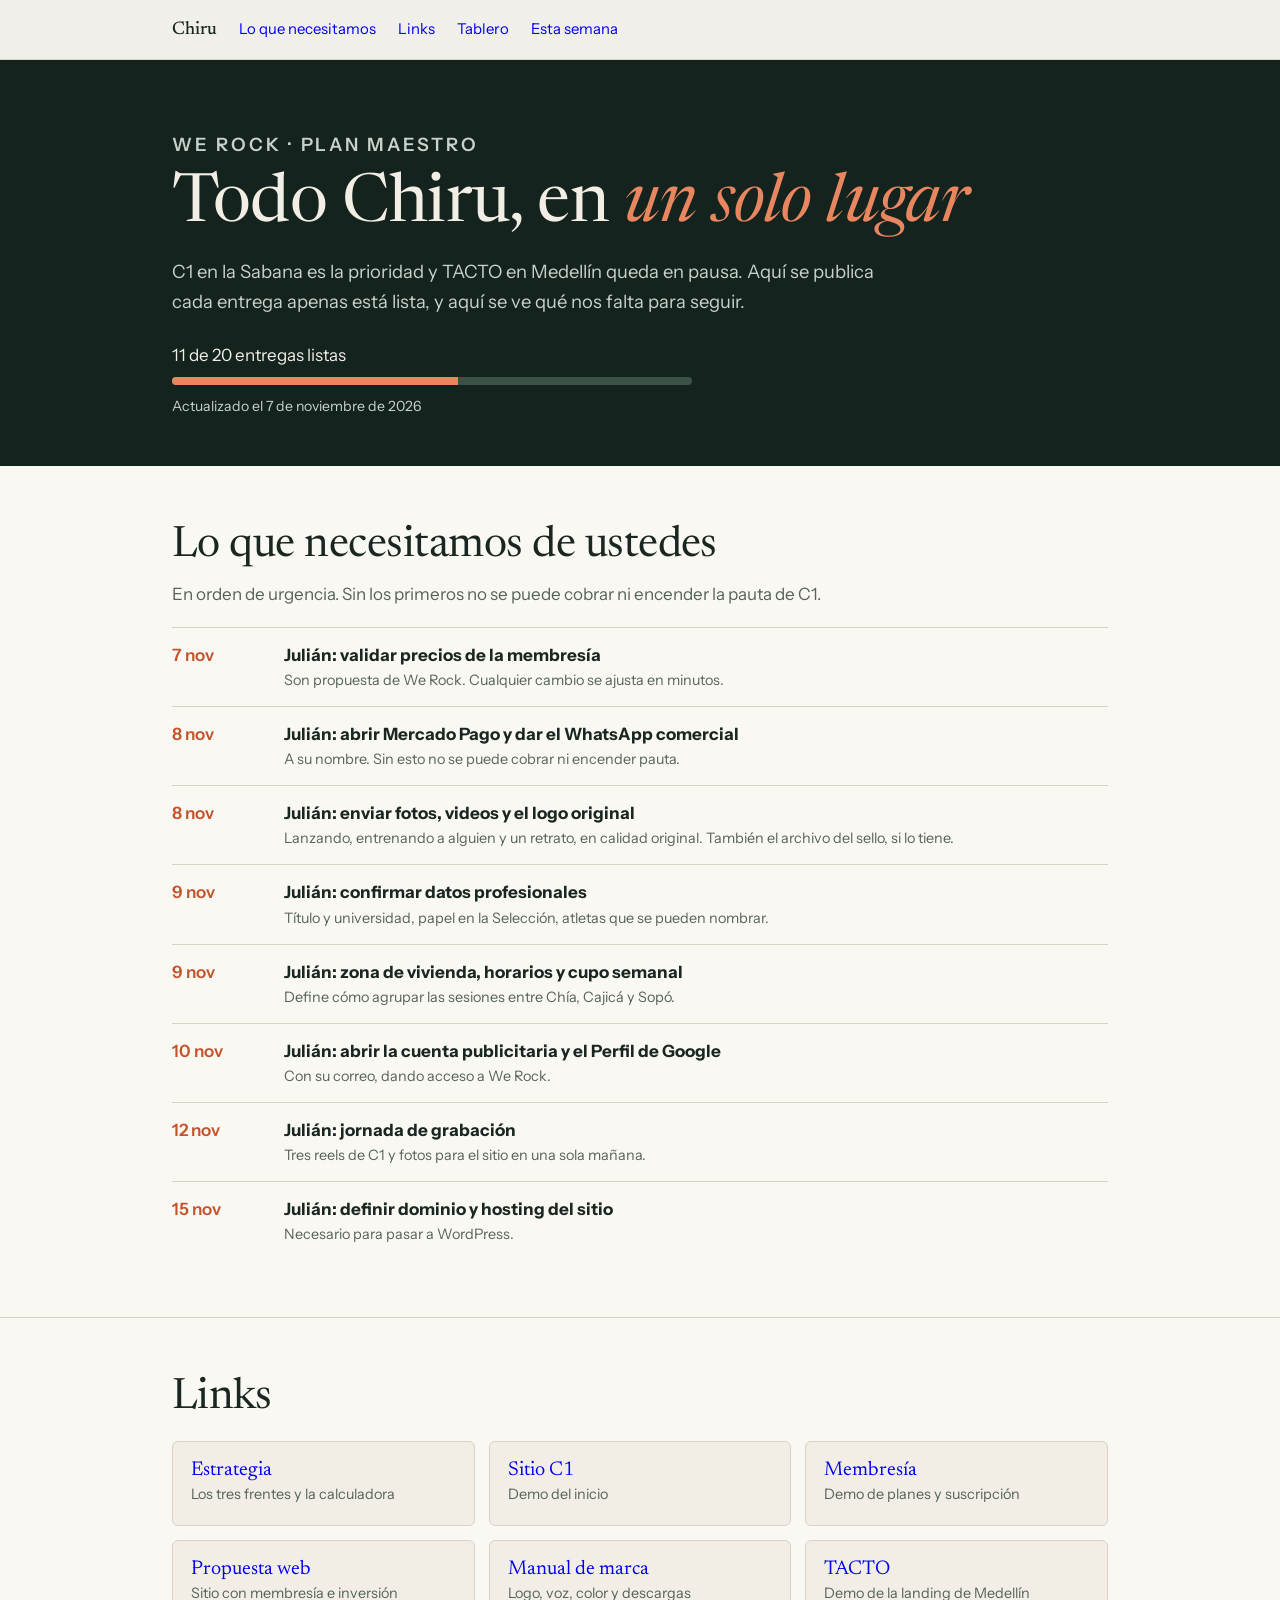
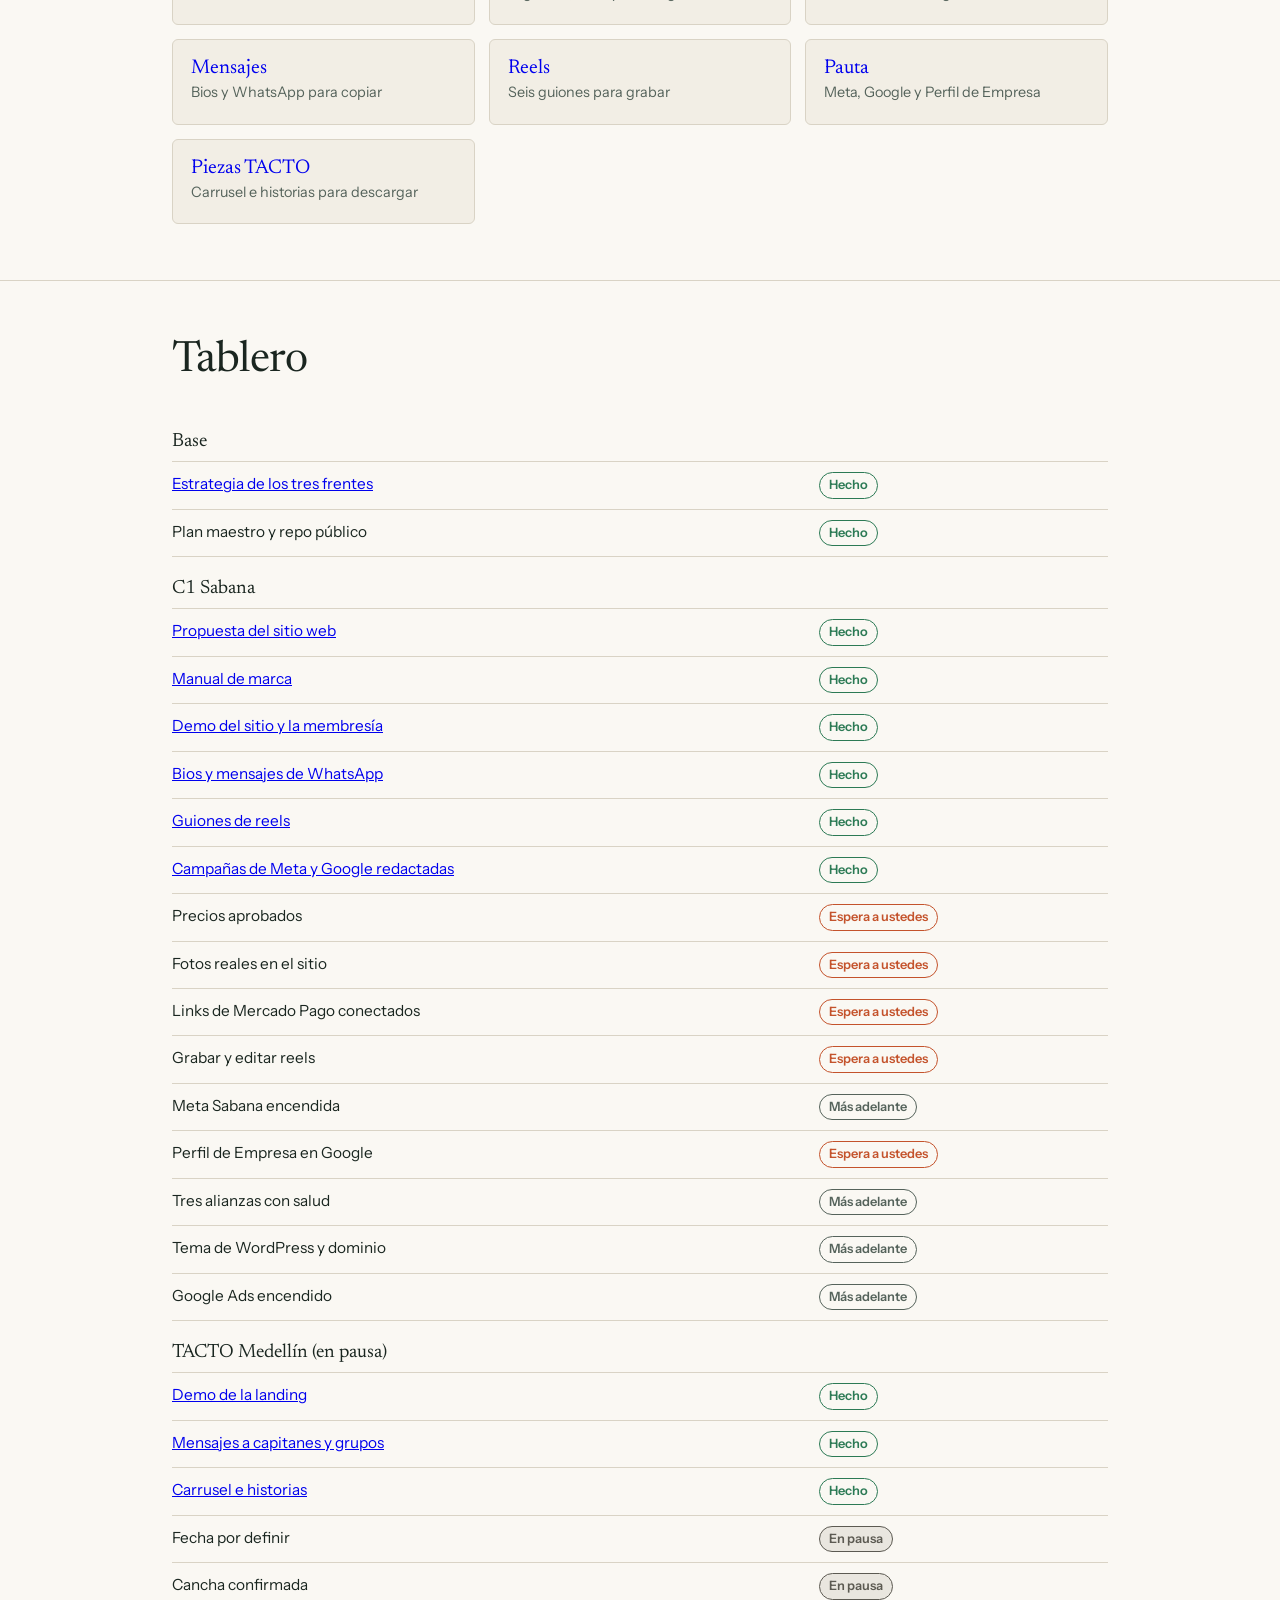
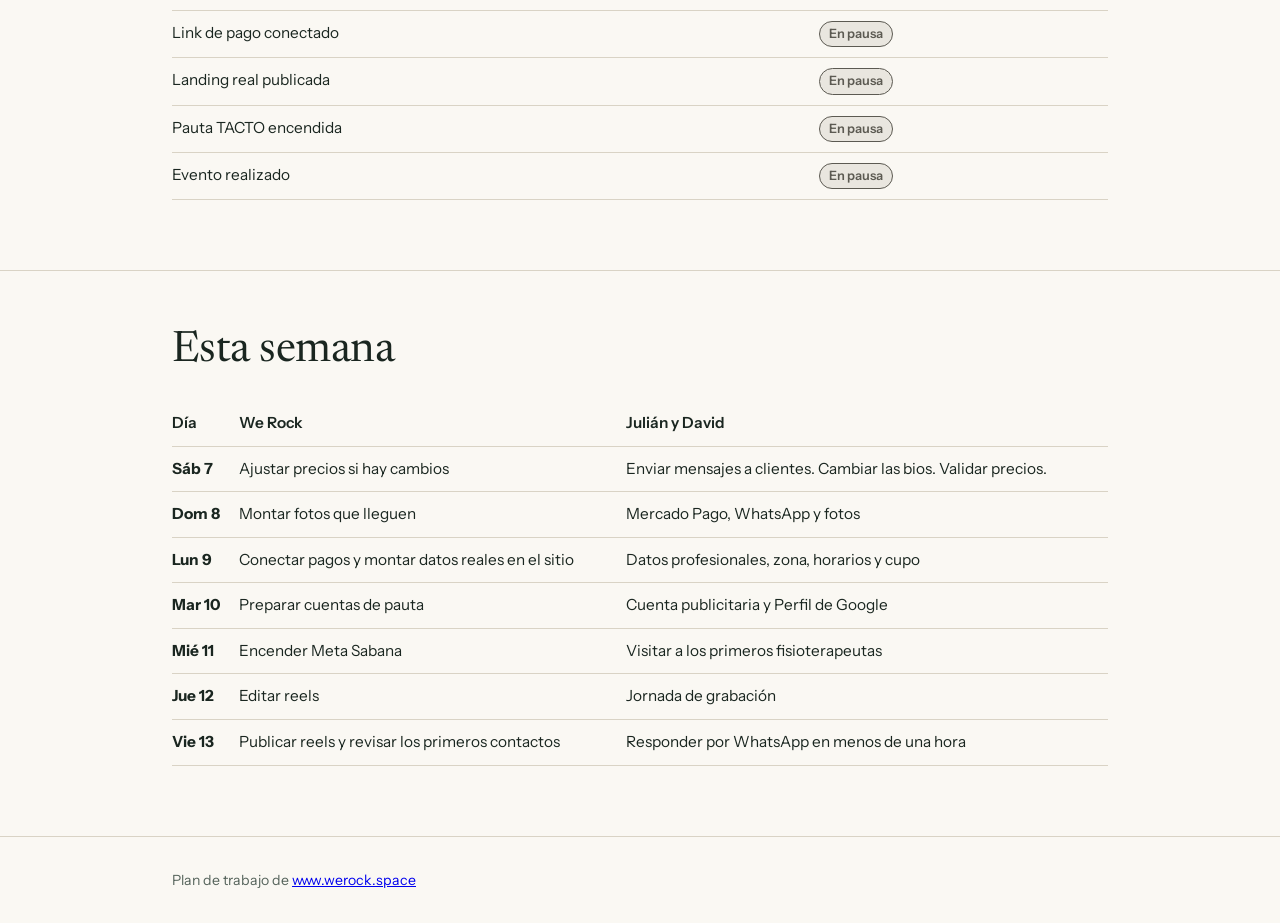
<file: index.html>
<!DOCTYPE html>
<html lang="es-CO">
<head>
<meta charset="utf-8">
<meta name="viewport" content="width=device-width,initial-scale=1">
<title>Chiru · Plan Maestro</title>
<meta name="description" content="Plan de trabajo de We Rock para Julián Chiru Torres: C1 y TACTO.">
<meta name="robots" content="noindex">
<link rel="preconnect" href="https://fonts.googleapis.com">
<link rel="preconnect" href="https://fonts.gstatic.com" crossorigin>
<link href="https://fonts.googleapis.com/css2?family=Instrument+Sans:wght@400;600&family=Newsreader:ital,opsz,wght@0,6..72,300..500;1,6..72,300..500&display=swap" rel="stylesheet">
<link rel="stylesheet" href="kit/kit.css">
<style>.estado.pausa{background:#e9e6df;color:#5c5a52}</style>
</head>
<body>
<div class="nav"><div class="wrap"><b>Chiru</b><a href="#pedidos">Lo que necesitamos</a><a href="#accesos">Links</a><a href="#tablero">Tablero</a><a href="#semana">Esta semana</a></div></div>

<header class="portada"><div class="wrap">
  <p class="eyebrow">We Rock · Plan maestro</p>
  <h1>Todo Chiru, en <em>un solo lugar</em></h1>
  <p>C1 en la Sabana es la prioridad y TACTO en Medellín queda en pausa. Aquí se publica cada entrega apenas está lista, y aquí se ve qué nos falta para seguir.</p>
  <div class="avance">
    <span id="avance-texto"></span>
    <div class="barra"><i id="avance-barra"></i></div>
    <p style="font-size:.88rem;margin-top:10px">Actualizado el <span id="fecha"></span></p>
  </div>
</div></header>

<main>
<section id="pedidos"><div class="wrap">
  <h2>Lo que necesitamos de ustedes</h2>
  <p class="suave">En orden de urgencia. Sin los primeros no se puede cobrar ni encender la pauta de C1.</p>
  <ol class="pedidos">
    
    <li><time>7 nov</time><div><b>Julián: validar precios de la membresía</b><small>Son propuesta de We Rock. Cualquier cambio se ajusta en minutos.</small></div></li>
    <li><time>8 nov</time><div><b>Julián: abrir Mercado Pago y dar el WhatsApp comercial</b><small>A su nombre. Sin esto no se puede cobrar ni encender pauta.</small></div></li>
    <li><time>8 nov</time><div><b>Julián: enviar fotos, videos y el logo original</b><small>Lanzando, entrenando a alguien y un retrato, en calidad original. También el archivo del sello, si lo tiene.</small></div></li>
    <li><time>9 nov</time><div><b>Julián: confirmar datos profesionales</b><small>Título y universidad, papel en la Selección, atletas que se pueden nombrar.</small></div></li>
    <li><time>9 nov</time><div><b>Julián: zona de vivienda, horarios y cupo semanal</b><small>Define cómo agrupar las sesiones entre Chía, Cajicá y Sopó.</small></div></li>
    <li><time>10 nov</time><div><b>Julián: abrir la cuenta publicitaria y el Perfil de Google</b><small>Con su correo, dando acceso a We Rock.</small></div></li>
    <li><time>12 nov</time><div><b>Julián: jornada de grabación</b><small>Tres reels de C1 y fotos para el sitio en una sola mañana.</small></div></li>
    <li><time>15 nov</time><div><b>Julián: definir dominio y hosting del sitio</b><small>Necesario para pasar a WordPress.</small></div></li>
  </ol>
</div></section>

<section id="accesos"><div class="wrap">
  <h2>Links</h2>
  <div class="accesos">
    <a href="estrategia/"><b>Estrategia</b><span>Los tres frentes y la calculadora</span></a>
    <a href="sitio/"><b>Sitio C1</b><span>Demo del inicio</span></a>
    <a href="sitio/membresia.html"><b>Membresía</b><span>Demo de planes y suscripción</span></a>
    <a href="https://werockagencia.github.io/propuestas/chiru/"><b>Propuesta web</b><span>Sitio con membresía e inversión</span></a>
    <a href="https://werockagencia.github.io/propuestas/chiru/marca/"><b>Manual de marca</b><span>Logo, voz, color y descargas</span></a>
    <a href="medellin/"><b>TACTO</b><span>Demo de la landing de Medellín</span></a>
    <a href="kit/mensajes.html"><b>Mensajes</b><span>Bios y WhatsApp para copiar</span></a>
    <a href="kit/reels.html"><b>Reels</b><span>Seis guiones para grabar</span></a>
    <a href="kit/pauta.html"><b>Pauta</b><span>Meta, Google y Perfil de Empresa</span></a>
    <a href="kit/piezas.html"><b>Piezas TACTO</b><span>Carrusel e historias para descargar</span></a>
  </div>
</div></section>

<section id="tablero"><div class="wrap">
  <h2>Tablero</h2>
  <div class="scroll"><table id="tabla"></table></div>
</div></section>

<section id="semana"><div class="wrap">
  <h2>Esta semana</h2>
  <div class="scroll"><table>
    <tr><th>Día</th><th>We Rock</th><th>Julián y David</th></tr>
    <tr><td><b>Sáb 7</b></td><td>Ajustar precios si hay cambios</td><td>Enviar mensajes a clientes. Cambiar las bios. Validar precios.</td></tr>
    <tr><td><b>Dom 8</b></td><td>Montar fotos que lleguen</td><td>Mercado Pago, WhatsApp y fotos</td></tr>
    <tr><td><b>Lun 9</b></td><td>Conectar pagos y montar datos reales en el sitio</td><td>Datos profesionales, zona, horarios y cupo</td></tr>
    <tr><td><b>Mar 10</b></td><td>Preparar cuentas de pauta</td><td>Cuenta publicitaria y Perfil de Google</td></tr>
    <tr><td><b>Mié 11</b></td><td>Encender Meta Sabana</td><td>Visitar a los primeros fisioterapeutas</td></tr>
    <tr><td><b>Jue 12</b></td><td>Editar reels</td><td>Jornada de grabación</td></tr>
    <tr><td><b>Vie 13</b></td><td>Publicar reels y revisar los primeros contactos</td><td>Responder por WhatsApp en menos de una hora</td></tr>
  </table></div>
</div></section>
</main>

<footer><div class="wrap">Plan de trabajo de <a href="https://www.werock.space">www.werock.space</a></div></footer>

<script>
/* Tablero: se actualiza aquí. Estados: hecho, curso, espera, luego, pausa */
const ACTUALIZADO = '7 de noviembre de 2026';
const TABLERO = [
  ['Base', [
    ['Estrategia de los tres frentes', 'hecho', 'estrategia/'],
    ['Plan maestro y repo público', 'hecho', ''],
  ]],
  ['C1 Sabana', [
    ['Propuesta del sitio web', 'hecho', 'https://werockagencia.github.io/propuestas/chiru/'],
    ['Manual de marca', 'hecho', 'https://werockagencia.github.io/propuestas/chiru/marca/'],
    ['Demo del sitio y la membresía', 'hecho', 'sitio/'],
    ['Bios y mensajes de WhatsApp', 'hecho', 'kit/mensajes.html'],
    ['Guiones de reels', 'hecho', 'kit/reels.html'],
    ['Campañas de Meta y Google redactadas', 'hecho', 'kit/pauta.html'],
    ['Precios aprobados', 'espera', ''],
    ['Fotos reales en el sitio', 'espera', ''],
    ['Links de Mercado Pago conectados', 'espera', ''],
    ['Grabar y editar reels', 'espera', ''],
    ['Meta Sabana encendida', 'luego', ''],
    ['Perfil de Empresa en Google', 'espera', ''],
    ['Tres alianzas con salud', 'luego', ''],
    ['Tema de WordPress y dominio', 'luego', ''],
    ['Google Ads encendido', 'luego', ''],
  ]],
  ['TACTO Medellín (en pausa)', [
    ['Demo de la landing', 'hecho', 'medellin/'],
    ['Mensajes a capitanes y grupos', 'hecho', 'kit/mensajes.html#medellin'],
    ['Carrusel e historias', 'hecho', 'kit/piezas.html'],
    ['Fecha por definir', 'pausa', ''],
    ['Cancha confirmada', 'pausa', ''],
    ['Link de pago conectado', 'pausa', ''],
    ['Landing real publicada', 'pausa', ''],
    ['Pauta TACTO encendida', 'pausa', ''],
    ['Evento realizado', 'pausa', ''],
  ]],
];
const NOMBRE = {hecho:'Hecho', curso:'En curso', espera:'Espera a ustedes', luego:'Más adelante', pausa:'En pausa'};
const filas = TABLERO.flatMap(([frente, items]) => [
  `<tr class="fila-frente"><td colspan="2">${frente}</td></tr>`,
  ...items.map(([t, e, l]) => `<tr><td>${l ? `<a href="${l}">${t}</a>` : t}</td><td><span class="estado ${e}">${NOMBRE[e]}</span></td></tr>`)
]);
document.getElementById('tabla').innerHTML = filas.join('');
const todos = TABLERO.flatMap(f => f[1]).filter(i => i[1] !== 'pausa'), listos = todos.filter(i => i[1] === 'hecho').length;
document.getElementById('avance-texto').textContent = `${listos} de ${todos.length} entregas listas`;
document.getElementById('avance-barra').style.width = (listos / todos.length * 100) + '%';
document.getElementById('fecha').textContent = ACTUALIZADO;
</script>
</body>
</html>
</file>
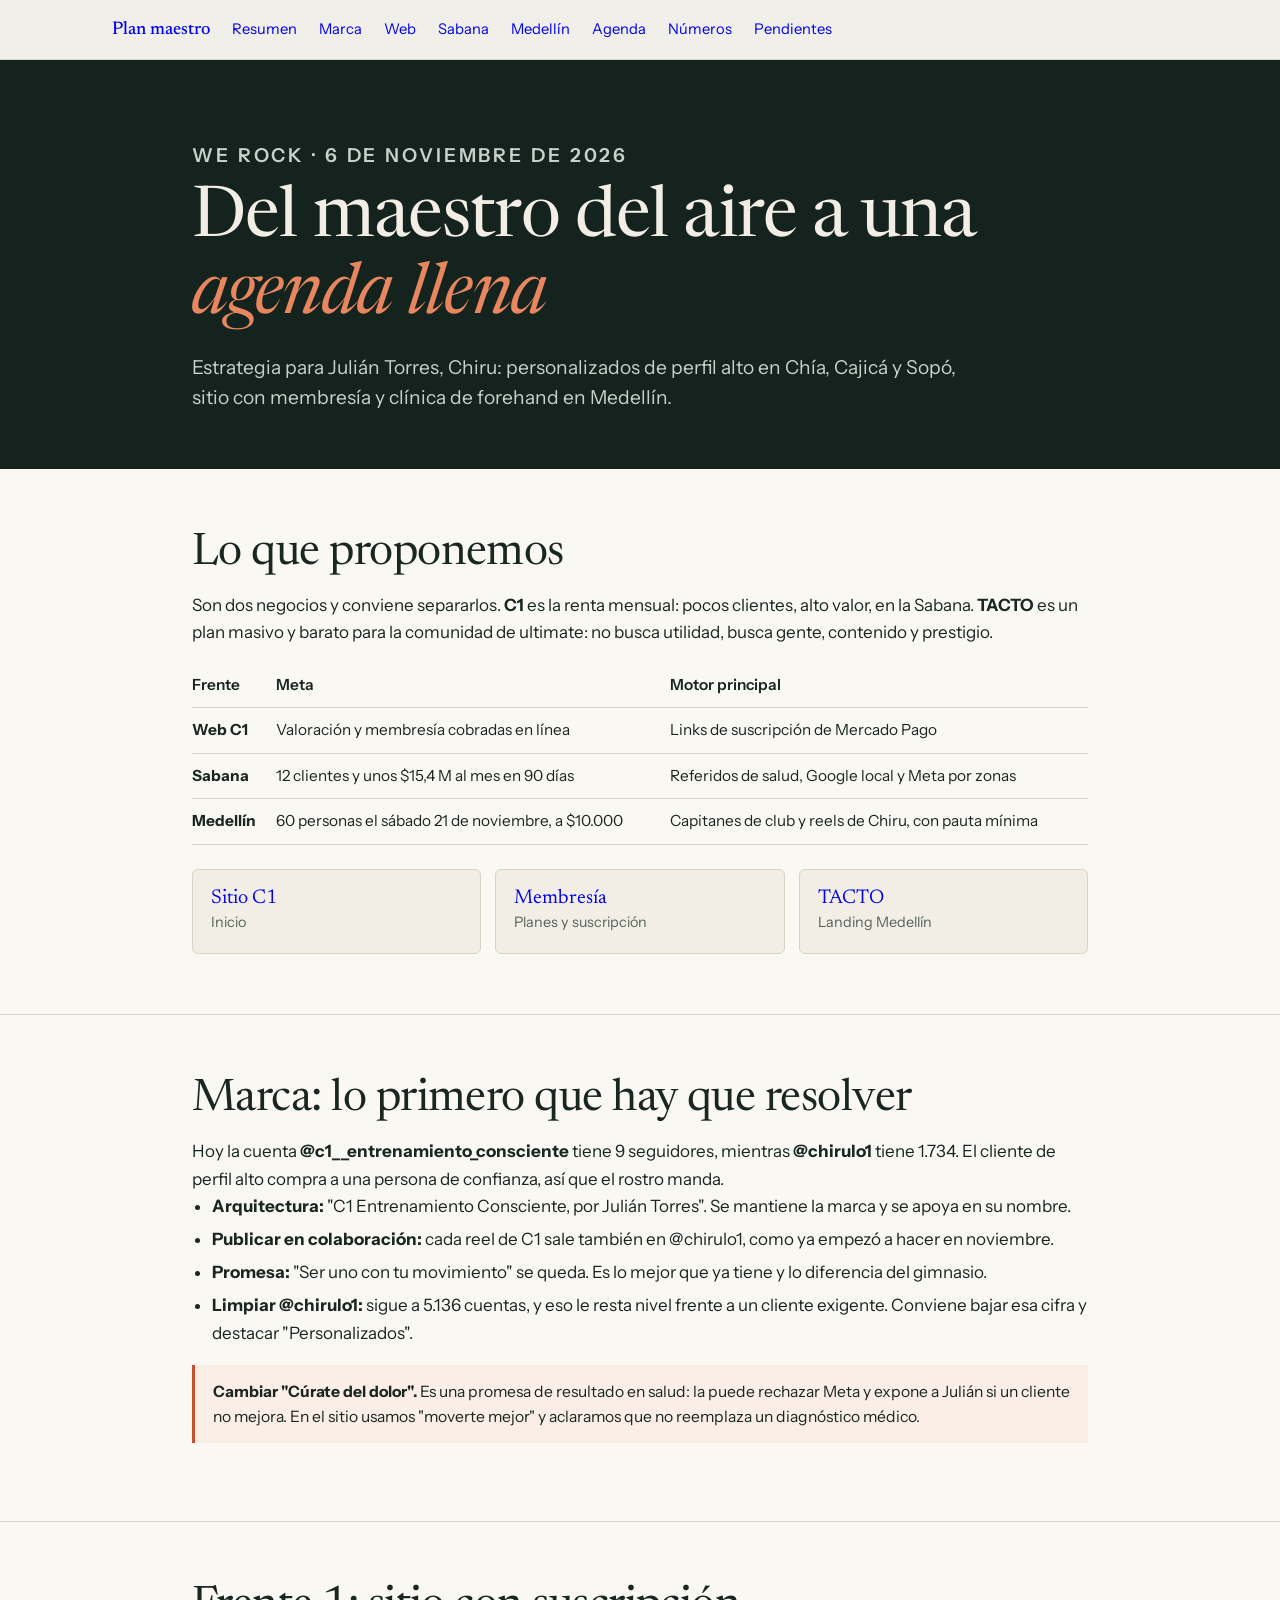
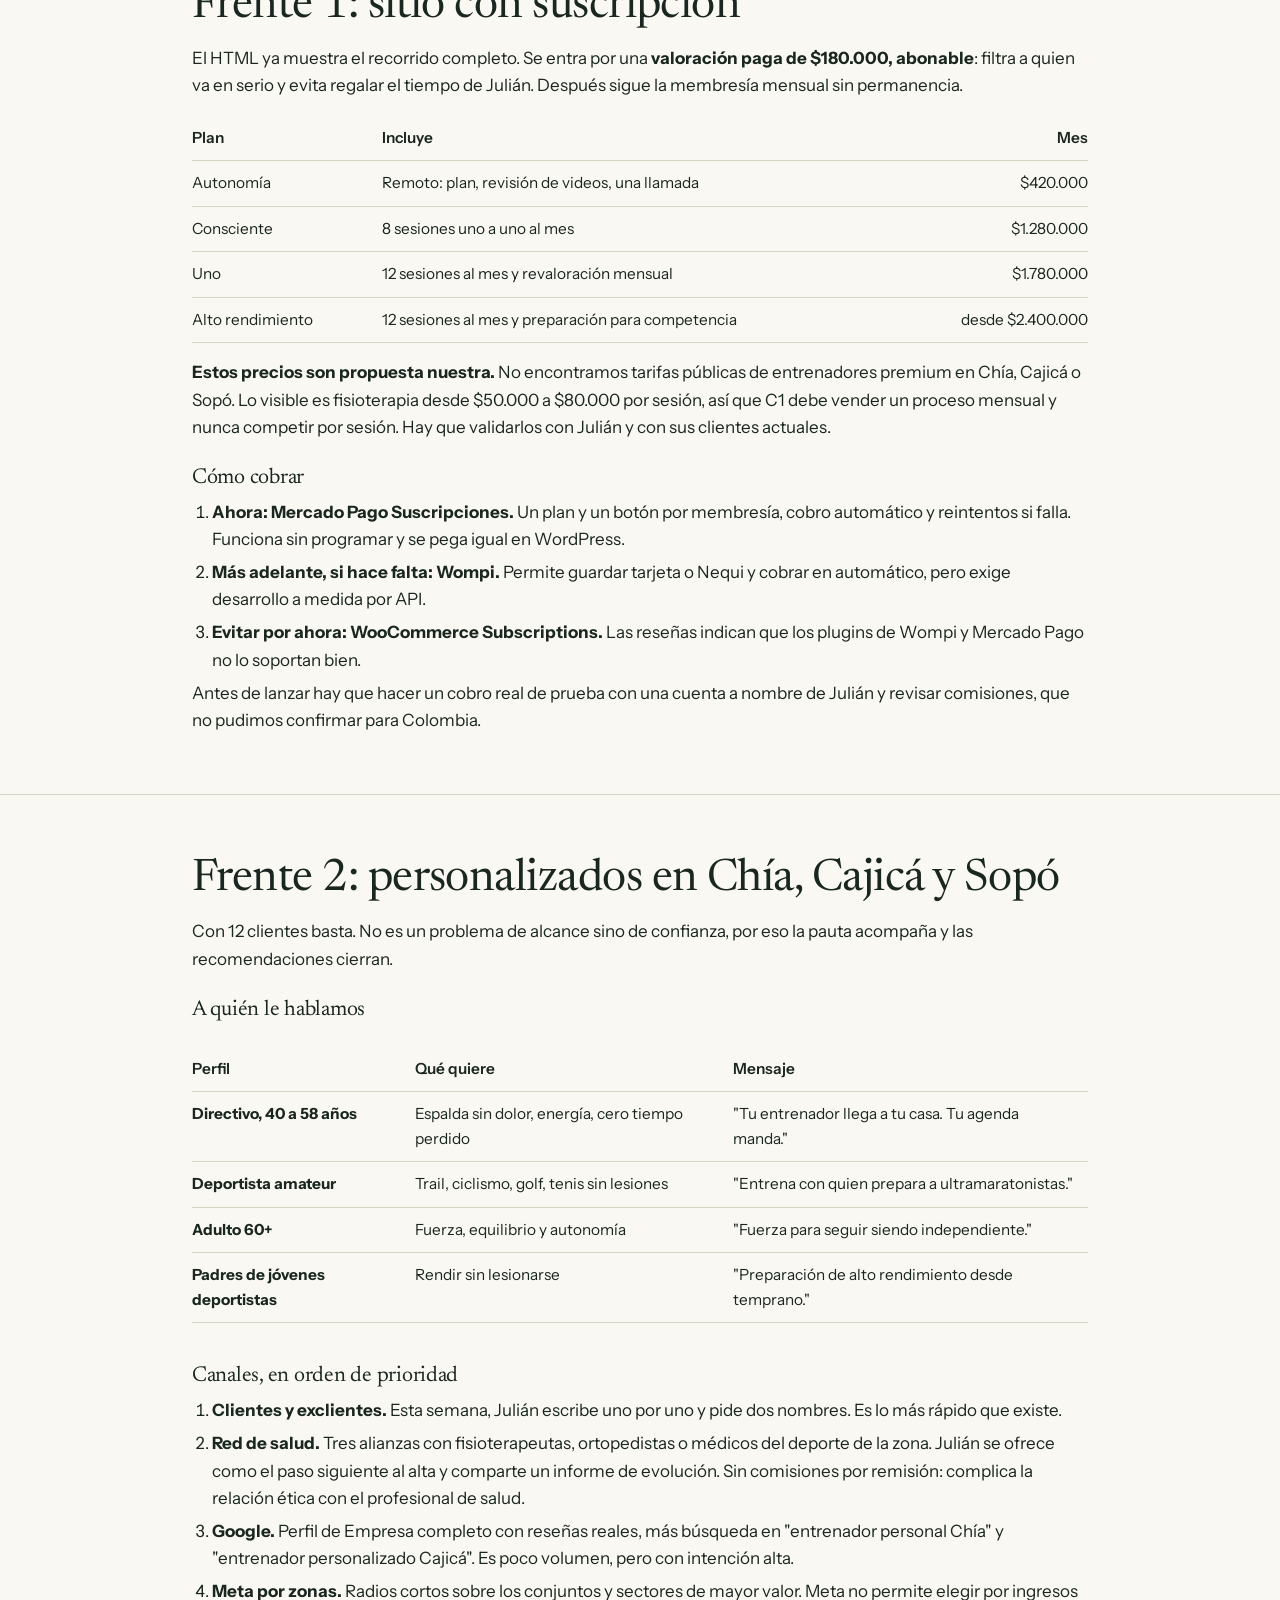
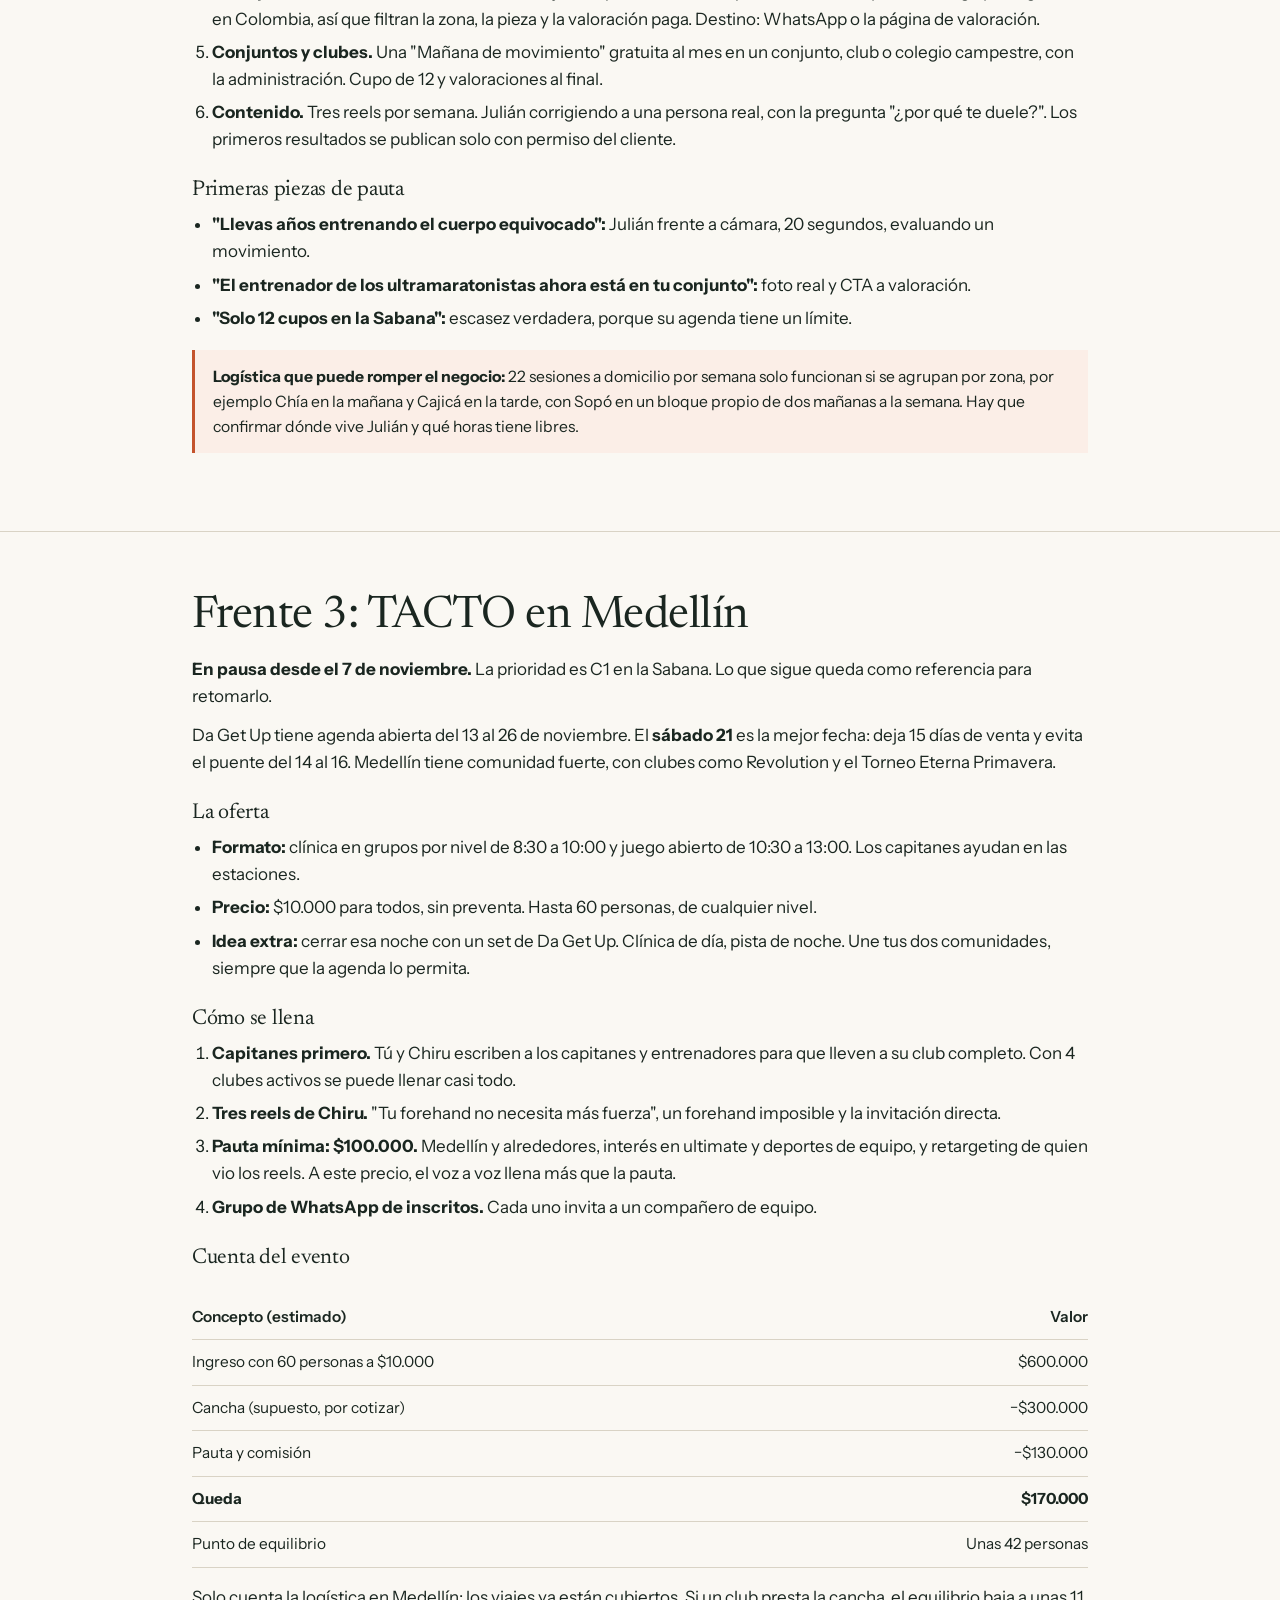
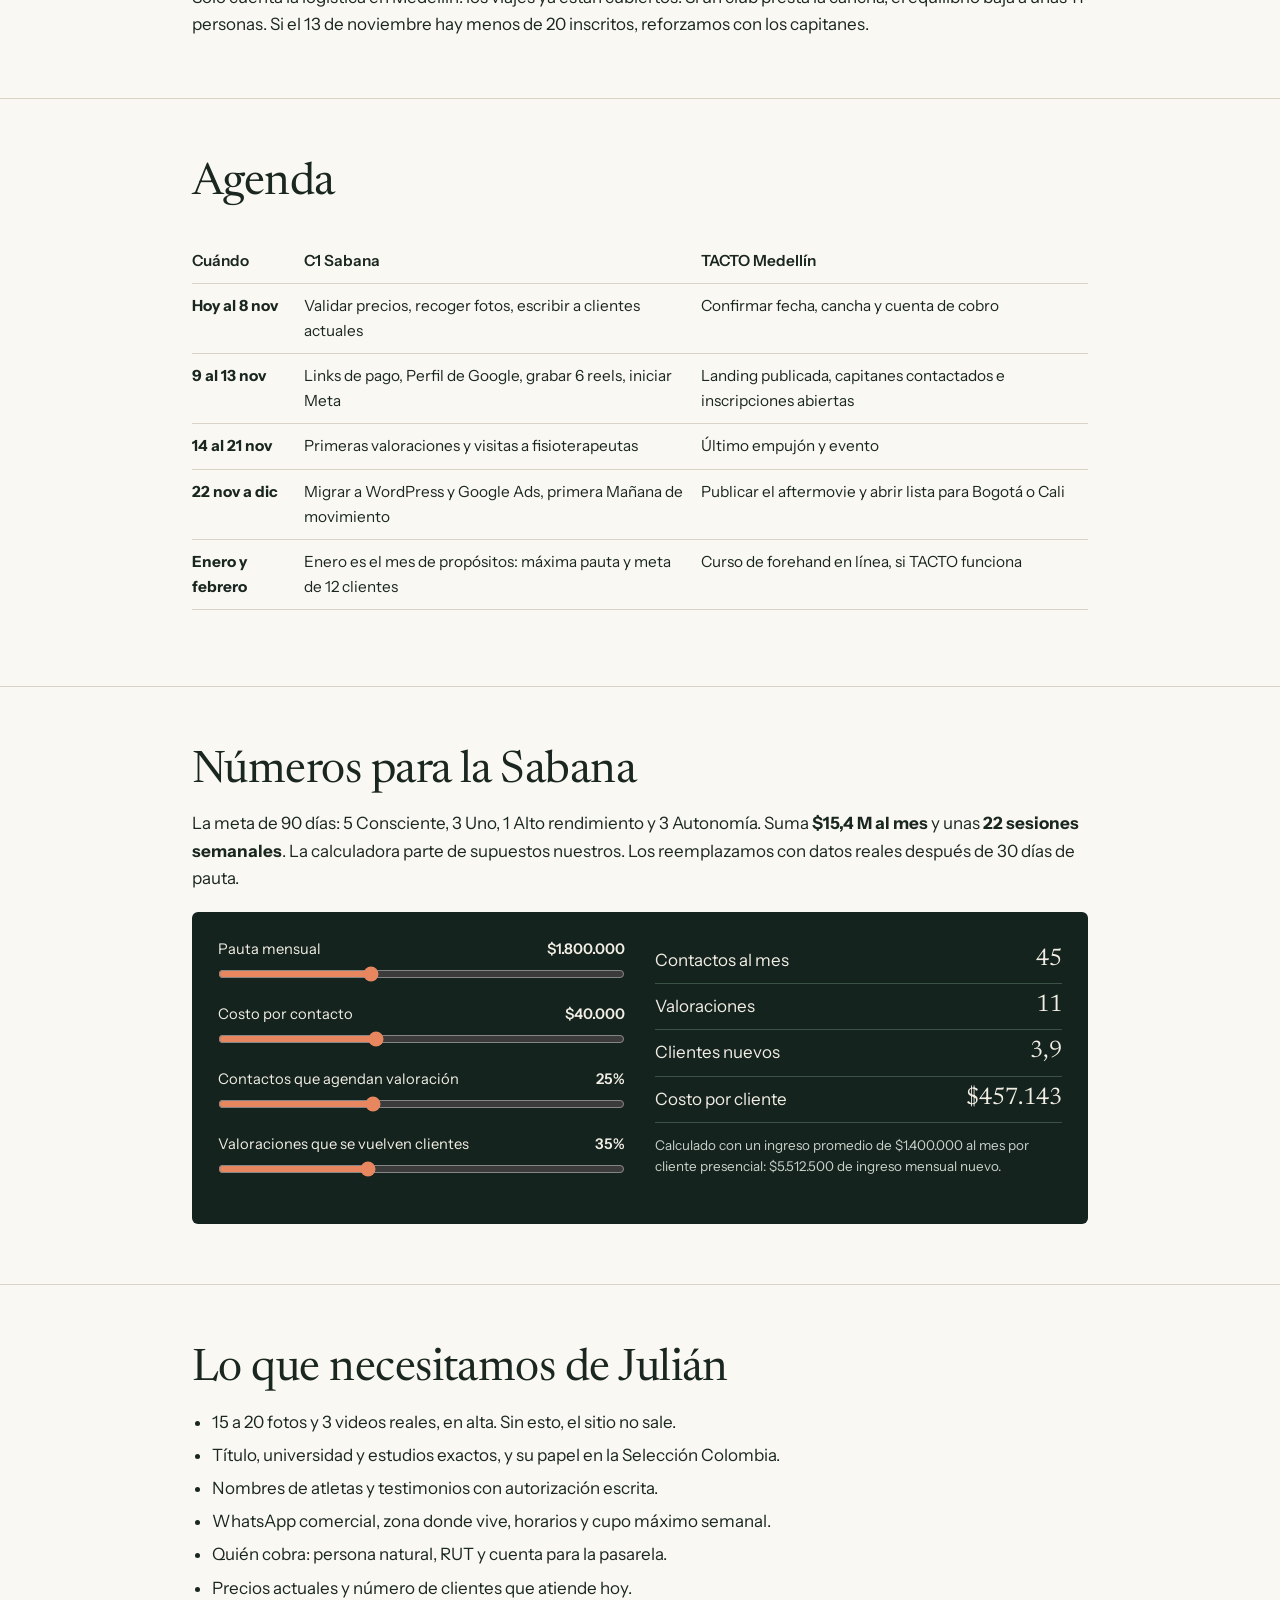
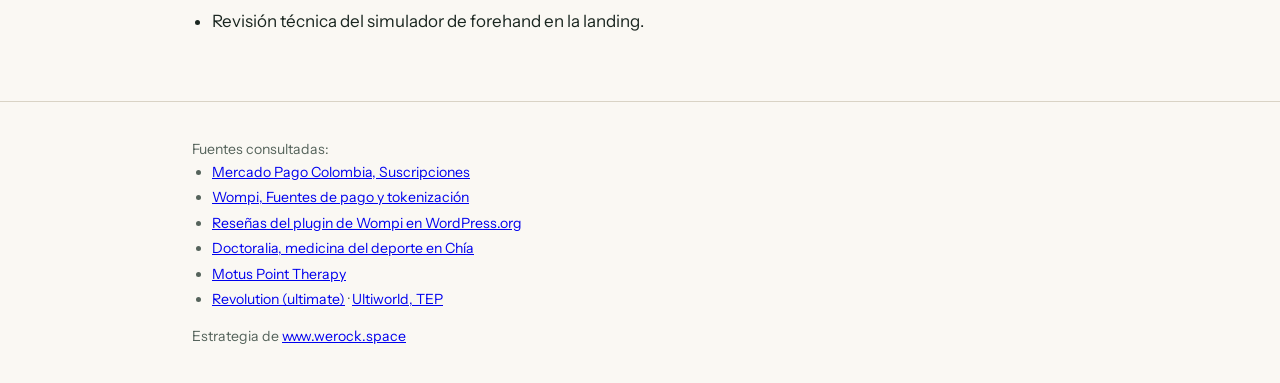
<file: estrategia/index.html>
<!DOCTYPE html>
<html lang="es-CO">
<head>
<meta charset="utf-8">
<meta name="viewport" content="width=device-width,initial-scale=1">
<title>Chiru · Estrategia We Rock</title>
<meta name="robots" content="noindex">
<link rel="preconnect" href="https://fonts.googleapis.com">
<link rel="preconnect" href="https://fonts.gstatic.com" crossorigin>
<link href="https://fonts.googleapis.com/css2?family=Instrument+Sans:wght@400;600&family=Newsreader:ital,opsz,wght@0,6..72,300..500;1,6..72,300..500&display=swap" rel="stylesheet">
<style>
:root{--pino:#14231d;--hueso:#f2eee5;--papel:#faf8f3;--linea:#d9d3c5;--arcilla:#c4532c;--texto:#1a2620;--suave:#55635b;--nav:60px}
*{box-sizing:border-box;margin:0}
html{scroll-behavior:smooth;scroll-padding-top:calc(var(--nav) + 16px)}
body{font:400 17px/1.6 'Instrument Sans',system-ui,sans-serif;color:var(--texto);background:var(--papel)}
h1,h2,h3{font-family:'Newsreader',Georgia,serif;font-weight:400;line-height:1.1;letter-spacing:-.012em}
h1{font-size:clamp(2.6rem,6vw,4.4rem)}
h2{font-size:clamp(1.9rem,3.6vw,2.8rem);margin-bottom:14px}
h3{font-size:1.35rem;margin:26px 0 8px}
em{color:var(--arcilla)}
.wrap{max-width:940px;margin:0 auto;padding:0 22px}
.nav{position:fixed;inset:0 0 auto 0;height:var(--nav);background:rgba(250,248,243,.96);border-bottom:1px solid var(--linea);z-index:20;overflow-x:auto}
.nav .wrap{max-width:1100px;height:100%;display:flex;align-items:center;gap:22px;white-space:nowrap;font-size:.92rem}
.nav a{text-decoration:none}.nav a:hover{color:var(--arcilla)}
.nav b{font-family:'Newsreader',serif;font-weight:500;font-size:1.15rem}
header.portada{padding:calc(var(--nav) + 64px) 0 56px;background:var(--pino);color:var(--hueso)}
header.portada p{color:#c9d2ca;font-size:1.2rem;margin-top:16px;max-width:60ch}
header.portada em{color:#e8875f}
.eyebrow{font-size:.76rem;font-weight:600;letter-spacing:.15em;text-transform:uppercase;color:#7b8f82;margin-bottom:10px}
section{padding:60px 0;border-bottom:1px solid var(--linea)}
p+p{margin-top:12px}
ul,ol{padding-left:20px}li{margin-bottom:6px}
.demos{display:grid;grid-template-columns:repeat(3,1fr);gap:14px;margin-top:24px}
.demos a{display:block;background:var(--hueso);border:1px solid var(--linea);border-radius:6px;padding:18px;text-decoration:none}
.demos a:hover{border-color:var(--arcilla)}
.demos b{display:block;font:400 1.25rem 'Newsreader',serif}
.demos span{font-size:.9rem;color:var(--suave)}
.alerta{background:#fbeee7;border-left:3px solid var(--arcilla);padding:14px 18px;margin:18px 0;font-size:.98rem}
table{width:100%;border-collapse:collapse;margin:16px 0;font-size:.96rem}
th,td{text-align:left;padding:10px 12px 10px 0;border-bottom:1px solid var(--linea);vertical-align:top}
th{font-weight:600}
td.n,th.n{text-align:right;white-space:nowrap;padding-right:0}
.scroll{overflow-x:auto}
.calc{background:var(--pino);color:var(--hueso);border-radius:6px;padding:26px;margin-top:20px;display:grid;grid-template-columns:1fr 1fr;gap:30px}
.calc label{display:block;font-size:.92rem;margin-bottom:14px}
.calc output{float:right;font-weight:600}
.calc input{width:100%;accent-color:#e8875f;margin-top:4px}
.res div{display:flex;justify-content:space-between;padding:9px 0;border-bottom:1px solid #3b5247}
.res strong{font:400 1.5rem 'Newsreader',serif}
.res small{display:block;color:#c9d2ca;margin-top:12px;font-size:.84rem}
footer{padding:36px 0;font-size:.88rem;color:var(--suave)}
footer li{margin-bottom:3px}
@media (max-width:720px){.demos,.calc{grid-template-columns:1fr}}
</style>
</head>
<body>
<div class="nav"><div class="wrap"><b><a href="../index.html">Plan maestro</a></b><a href="#resumen">Resumen</a><a href="#marca">Marca</a><a href="#web">Web</a><a href="#sabana">Sabana</a><a href="#medellin">Medellín</a><a href="#agenda">Agenda</a><a href="#numeros">Números</a><a href="#necesito">Pendientes</a></div></div>

<header class="portada"><div class="wrap">
  <p class="eyebrow">We Rock · 6 de noviembre de 2026</p>
  <h1>Del maestro del aire a una <em>agenda llena</em></h1>
  <p>Estrategia para Julián Torres, Chiru: personalizados de perfil alto en Chía, Cajicá y Sopó, sitio con membresía y clínica de forehand en Medellín.</p>
</div></header>

<main>
<section id="resumen"><div class="wrap">
  <h2>Lo que proponemos</h2>
  <p>Son dos negocios y conviene separarlos. <b>C1</b> es la renta mensual: pocos clientes, alto valor, en la Sabana. <b>TACTO</b> es un plan masivo y barato para la comunidad de ultimate: no busca utilidad, busca gente, contenido y prestigio.</p>
  <table>
    <tr><th>Frente</th><th>Meta</th><th>Motor principal</th></tr>
    <tr><td><b>Web C1</b></td><td>Valoración y membresía cobradas en línea</td><td>Links de suscripción de Mercado Pago</td></tr>
    <tr><td><b>Sabana</b></td><td>12 clientes y unos $15,4 M al mes en 90 días</td><td>Referidos de salud, Google local y Meta por zonas</td></tr>
    <tr><td><b>Medellín</b></td><td>60 personas el sábado 21 de noviembre, a $10.000</td><td>Capitanes de club y reels de Chiru, con pauta mínima</td></tr>
  </table>
  <div class="demos">
    <a href="../sitio/index.html"><b>Sitio C1</b><span>Inicio</span></a>
    <a href="../sitio/membresia.html"><b>Membresía</b><span>Planes y suscripción</span></a>
    <a href="../medellin/index.html"><b>TACTO</b><span>Landing Medellín</span></a>
  </div>
</div></section>

<section id="marca"><div class="wrap">
  <h2>Marca: lo primero que hay que resolver</h2>
  <p>Hoy la cuenta <b>@c1__entrenamiento_consciente</b> tiene 9 seguidores, mientras <b>@chirulo1</b> tiene 1.734. El cliente de perfil alto compra a una persona de confianza, así que el rostro manda.</p>
  <ul>
    <li><b>Arquitectura:</b> "C1 Entrenamiento Consciente, por Julián Torres". Se mantiene la marca y se apoya en su nombre.</li>
    <li><b>Publicar en colaboración:</b> cada reel de C1 sale también en @chirulo1, como ya empezó a hacer en noviembre.</li>
    <li><b>Promesa:</b> "Ser uno con tu movimiento" se queda. Es lo mejor que ya tiene y lo diferencia del gimnasio.</li>
    <li><b>Limpiar @chirulo1:</b> sigue a 5.136 cuentas, y eso le resta nivel frente a un cliente exigente. Conviene bajar esa cifra y destacar "Personalizados".</li>
  </ul>
  <div class="alerta"><b>Cambiar "Cúrate del dolor".</b> Es una promesa de resultado en salud: la puede rechazar Meta y expone a Julián si un cliente no mejora. En el sitio usamos "moverte mejor" y aclaramos que no reemplaza un diagnóstico médico.</div>
</div></section>

<section id="web"><div class="wrap">
  <h2>Frente 1: sitio con suscripción</h2>
  <p>El HTML ya muestra el recorrido completo. Se entra por una <b>valoración paga de $180.000, abonable</b>: filtra a quien va en serio y evita regalar el tiempo de Julián. Después sigue la membresía mensual sin permanencia.</p>
  <div class="scroll"><table>
    <tr><th>Plan</th><th>Incluye</th><th class="n">Mes</th></tr>
    <tr><td>Autonomía</td><td>Remoto: plan, revisión de videos, una llamada</td><td class="n">$420.000</td></tr>
    <tr><td>Consciente</td><td>8 sesiones uno a uno al mes</td><td class="n">$1.280.000</td></tr>
    <tr><td>Uno</td><td>12 sesiones al mes y revaloración mensual</td><td class="n">$1.780.000</td></tr>
    <tr><td>Alto rendimiento</td><td>12 sesiones al mes y preparación para competencia</td><td class="n">desde $2.400.000</td></tr>
  </table></div>
  <p><b>Estos precios son propuesta nuestra.</b> No encontramos tarifas públicas de entrenadores premium en Chía, Cajicá o Sopó. Lo visible es fisioterapia desde $50.000 a $80.000 por sesión, así que C1 debe vender un proceso mensual y nunca competir por sesión. Hay que validarlos con Julián y con sus clientes actuales.</p>
  <h3>Cómo cobrar</h3>
  <ol>
    <li><b>Ahora: Mercado Pago Suscripciones.</b> Un plan y un botón por membresía, cobro automático y reintentos si falla. Funciona sin programar y se pega igual en WordPress.</li>
    <li><b>Más adelante, si hace falta: Wompi.</b> Permite guardar tarjeta o Nequi y cobrar en automático, pero exige desarrollo a medida por API.</li>
    <li><b>Evitar por ahora: WooCommerce Subscriptions.</b> Las reseñas indican que los plugins de Wompi y Mercado Pago no lo soportan bien.</li>
  </ol>
  <p>Antes de lanzar hay que hacer un cobro real de prueba con una cuenta a nombre de Julián y revisar comisiones, que no pudimos confirmar para Colombia.</p>
</div></section>

<section id="sabana"><div class="wrap">
  <h2>Frente 2: personalizados en Chía, Cajicá y Sopó</h2>
  <p>Con 12 clientes basta. No es un problema de alcance sino de confianza, por eso la pauta acompaña y las recomendaciones cierran.</p>
  <h3>A quién le hablamos</h3>
  <div class="scroll"><table>
    <tr><th>Perfil</th><th>Qué quiere</th><th>Mensaje</th></tr>
    <tr><td><b>Directivo, 40 a 58 años</b></td><td>Espalda sin dolor, energía, cero tiempo perdido</td><td>"Tu entrenador llega a tu casa. Tu agenda manda."</td></tr>
    <tr><td><b>Deportista amateur</b></td><td>Trail, ciclismo, golf, tenis sin lesiones</td><td>"Entrena con quien prepara a ultramaratonistas."</td></tr>
    <tr><td><b>Adulto 60+</b></td><td>Fuerza, equilibrio y autonomía</td><td>"Fuerza para seguir siendo independiente."</td></tr>
    <tr><td><b>Padres de jóvenes deportistas</b></td><td>Rendir sin lesionarse</td><td>"Preparación de alto rendimiento desde temprano."</td></tr>
  </table></div>
  <h3>Canales, en orden de prioridad</h3>
  <ol>
    <li><b>Clientes y exclientes.</b> Esta semana, Julián escribe uno por uno y pide dos nombres. Es lo más rápido que existe.</li>
    <li><b>Red de salud.</b> Tres alianzas con fisioterapeutas, ortopedistas o médicos del deporte de la zona. Julián se ofrece como el paso siguiente al alta y comparte un informe de evolución. Sin comisiones por remisión: complica la relación ética con el profesional de salud.</li>
    <li><b>Google.</b> Perfil de Empresa completo con reseñas reales, más búsqueda en "entrenador personal Chía" y "entrenador personalizado Cajicá". Es poco volumen, pero con intención alta.</li>
    <li><b>Meta por zonas.</b> Radios cortos sobre los conjuntos y sectores de mayor valor. Meta no permite elegir por ingresos en Colombia, así que filtran la zona, la pieza y la valoración paga. Destino: WhatsApp o la página de valoración.</li>
    <li><b>Conjuntos y clubes.</b> Una "Mañana de movimiento" gratuita al mes en un conjunto, club o colegio campestre, con la administración. Cupo de 12 y valoraciones al final.</li>
    <li><b>Contenido.</b> Tres reels por semana. Julián corrigiendo a una persona real, con la pregunta "¿por qué te duele?". Los primeros resultados se publican solo con permiso del cliente.</li>
  </ol>
  <h3>Primeras piezas de pauta</h3>
  <ul>
    <li><b>"Llevas años entrenando el cuerpo equivocado":</b> Julián frente a cámara, 20 segundos, evaluando un movimiento.</li>
    <li><b>"El entrenador de los ultramaratonistas ahora está en tu conjunto":</b> foto real y CTA a valoración.</li>
    <li><b>"Solo 12 cupos en la Sabana":</b> escasez verdadera, porque su agenda tiene un límite.</li>
  </ul>
  <div class="alerta"><b>Logística que puede romper el negocio:</b> 22 sesiones a domicilio por semana solo funcionan si se agrupan por zona, por ejemplo Chía en la mañana y Cajicá en la tarde, con Sopó en un bloque propio de dos mañanas a la semana. Hay que confirmar dónde vive Julián y qué horas tiene libres.</div>
</div></section>

<section id="medellin"><div class="wrap">
  <h2>Frente 3: TACTO en Medellín</h2>
  <p><b>En pausa desde el 7 de noviembre.</b> La prioridad es C1 en la Sabana. Lo que sigue queda como referencia para retomarlo.</p>
  <p>Da Get Up tiene agenda abierta del 13 al 26 de noviembre. El <b>sábado 21</b> es la mejor fecha: deja 15 días de venta y evita el puente del 14 al 16. Medellín tiene comunidad fuerte, con clubes como Revolution y el Torneo Eterna Primavera.</p>
  <h3>La oferta</h3>
  <ul>
    <li><b>Formato:</b> clínica en grupos por nivel de 8:30 a 10:00 y juego abierto de 10:30 a 13:00. Los capitanes ayudan en las estaciones.</li>
    <li><b>Precio:</b> $10.000 para todos, sin preventa. Hasta 60 personas, de cualquier nivel.</li>
    <li><b>Idea extra:</b> cerrar esa noche con un set de Da Get Up. Clínica de día, pista de noche. Une tus dos comunidades, siempre que la agenda lo permita.</li>
  </ul>
  <h3>Cómo se llena</h3>
  <ol>
    <li><b>Capitanes primero.</b> Tú y Chiru escriben a los capitanes y entrenadores para que lleven a su club completo. Con 4 clubes activos se puede llenar casi todo.</li>
    <li><b>Tres reels de Chiru.</b> "Tu forehand no necesita más fuerza", un forehand imposible y la invitación directa.</li>
    <li><b>Pauta mínima: $100.000.</b> Medellín y alrededores, interés en ultimate y deportes de equipo, y retargeting de quien vio los reels. A este precio, el voz a voz llena más que la pauta.</li>
    <li><b>Grupo de WhatsApp de inscritos.</b> Cada uno invita a un compañero de equipo.</li>
  </ol>
  <h3>Cuenta del evento</h3>
  <div class="scroll"><table>
    <tr><th>Concepto (estimado)</th><th class="n">Valor</th></tr>
    <tr><td>Ingreso con 60 personas a $10.000</td><td class="n">$600.000</td></tr>
    <tr><td>Cancha (supuesto, por cotizar)</td><td class="n">−$300.000</td></tr>
    <tr><td>Pauta y comisión</td><td class="n">−$130.000</td></tr>
    <tr><td><b>Queda</b></td><td class="n"><b>$170.000</b></td></tr>
    <tr><td>Punto de equilibrio</td><td class="n">Unas 42 personas</td></tr>
  </table></div>
  <p>Solo cuenta la logística en Medellín: los viajes ya están cubiertos. Si un club presta la cancha, el equilibrio baja a unas 11 personas. Si el 13 de noviembre hay menos de 20 inscritos, reforzamos con los capitanes.</p>
</div></section>

<section id="agenda"><div class="wrap">
  <h2>Agenda</h2>
  <div class="scroll"><table>
    <tr><th>Cuándo</th><th>C1 Sabana</th><th>TACTO Medellín</th></tr>
    <tr><td><b>Hoy al 8 nov</b></td><td>Validar precios, recoger fotos, escribir a clientes actuales</td><td>Confirmar fecha, cancha y cuenta de cobro</td></tr>
    <tr><td><b>9 al 13 nov</b></td><td>Links de pago, Perfil de Google, grabar 6 reels, iniciar Meta</td><td>Landing publicada, capitanes contactados e inscripciones abiertas</td></tr>
    <tr><td><b>14 al 21 nov</b></td><td>Primeras valoraciones y visitas a fisioterapeutas</td><td>Último empujón y evento</td></tr>
    <tr><td><b>22 nov a dic</b></td><td>Migrar a WordPress y Google Ads, primera Mañana de movimiento</td><td>Publicar el aftermovie y abrir lista para Bogotá o Cali</td></tr>
    <tr><td><b>Enero y febrero</b></td><td>Enero es el mes de propósitos: máxima pauta y meta de 12 clientes</td><td>Curso de forehand en línea, si TACTO funciona</td></tr>
  </table></div>
</div></section>

<section id="numeros"><div class="wrap">
  <h2>Números para la Sabana</h2>
  <p>La meta de 90 días: 5 Consciente, 3 Uno, 1 Alto rendimiento y 3 Autonomía. Suma <b>$15,4 M al mes</b> y unas <b>22 sesiones semanales</b>. La calculadora parte de supuestos nuestros. Los reemplazamos con datos reales después de 30 días de pauta.</p>
  <div class="calc">
    <div>
      <label>Pauta mensual <output id="o-p"></output><input id="p" type="range" min="500000" max="4000000" step="100000" value="1800000"></label>
      <label>Costo por contacto <output id="o-c"></output><input id="c" type="range" min="15000" max="80000" step="5000" value="40000"></label>
      <label>Contactos que agendan valoración <output id="o-v"></output><input id="v" type="range" min="10" max="50" step="5" value="25"></label>
      <label>Valoraciones que se vuelven clientes <output id="o-k"></output><input id="k" type="range" min="15" max="70" step="5" value="35"></label>
    </div>
    <div class="res">
      <div><span>Contactos al mes</span><strong id="r1"></strong></div>
      <div><span>Valoraciones</span><strong id="r2"></strong></div>
      <div><span>Clientes nuevos</span><strong id="r3"></strong></div>
      <div><span>Costo por cliente</span><strong id="r4"></strong></div>
      <small>Calculado con un ingreso promedio de $1.400.000 al mes por cliente presencial: <span id="r5"></span></small>
    </div>
  </div>
</div></section>

<section id="necesito"><div class="wrap">
  <h2>Lo que necesitamos de Julián</h2>
  <ul>
    <li>15 a 20 fotos y 3 videos reales, en alta. Sin esto, el sitio no sale.</li>
    <li>Título, universidad y estudios exactos, y su papel en la Selección Colombia.</li>
    <li>Nombres de atletas y testimonios con autorización escrita.</li>
    <li>WhatsApp comercial, zona donde vive, horarios y cupo máximo semanal.</li>
    <li>Quién cobra: persona natural, RUT y cuenta para la pasarela.</li>
    <li>Precios actuales y número de clientes que atiende hoy.</li>
    <li>Revisión técnica del simulador de forehand en la landing.</li>
  </ul>
</div></section>
</main>

<footer><div class="wrap">
  <p>Fuentes consultadas:</p>
  <ul>
    <li><a href="https://www.mercadopago.com.co/herramientas-para-vender/suscripciones">Mercado Pago Colombia, Suscripciones</a></li>
    <li><a href="https://docs.wompi.co/docs/en/fuentes-de-pago">Wompi, Fuentes de pago y tokenización</a></li>
    <li><a href="https://wordpress.org/plugins/?p=115707">Reseñas del plugin de Wompi en WordPress.org</a></li>
    <li><a href="https://www.doctoralia.co/clinicas/medicina-del-deporte/chia">Doctoralia, medicina del deporte en Chía</a></li>
    <li><a href="https://agendapro.com/site/co/motuspointherapy/456451">Motus Point Therapy</a></li>
    <li><a href="https://www.wikipedia.com/wiki/Medellin_Revolution">Revolution (ultimate)</a> · <a href="https://ultiworld.com/2019/04/17/time-tep-get-excited-colombian-mega-tournament/">Ultiworld, TEP</a></li>
  </ul>
  <p style="margin-top:14px">Estrategia de <a href="https://www.werock.space">www.werock.space</a></p>
</div></footer>

<script>
const $=id=>document.getElementById(id),cop=n=>'$'+Math.round(n).toLocaleString('es-CO');
function calc(){
  const p=+$('p').value,c=+$('c').value,v=+$('v').value/100,k=+$('k').value/100;
  $('o-p').textContent=cop(p);$('o-c').textContent=cop(c);$('o-v').textContent=$('v').value+'%';$('o-k').textContent=$('k').value+'%';
  const l=p/c,val=l*v,cl=val*k;
  $('r1').textContent=Math.round(l);$('r2').textContent=Math.round(val);$('r3').textContent=cl.toFixed(1).replace('.',',');
  $('r4').textContent=cl?cop(p/cl):'—';
  $('r5').textContent=cop(cl*1400000)+' de ingreso mensual nuevo.';
}
['p','c','v','k'].forEach(i=>$(i).addEventListener('input',calc));calc();
</script>
</body>
</html>
</file>
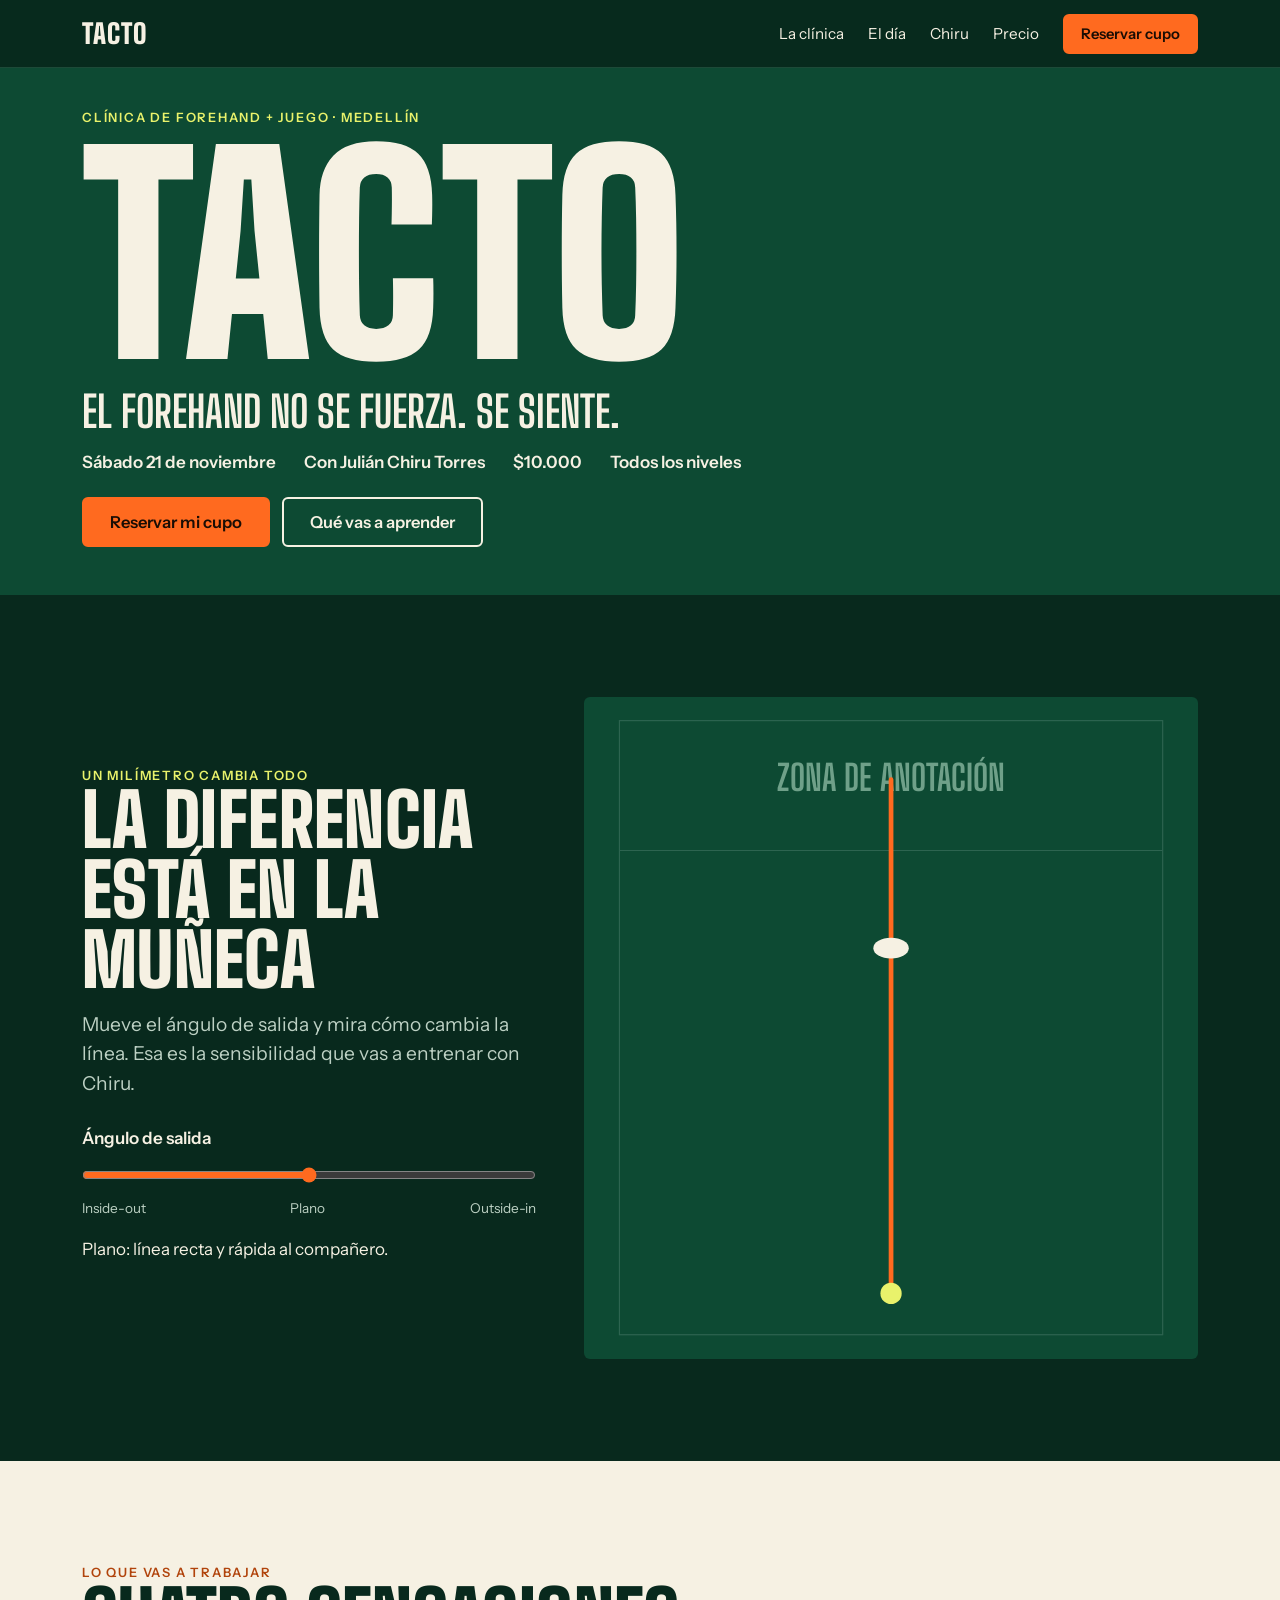
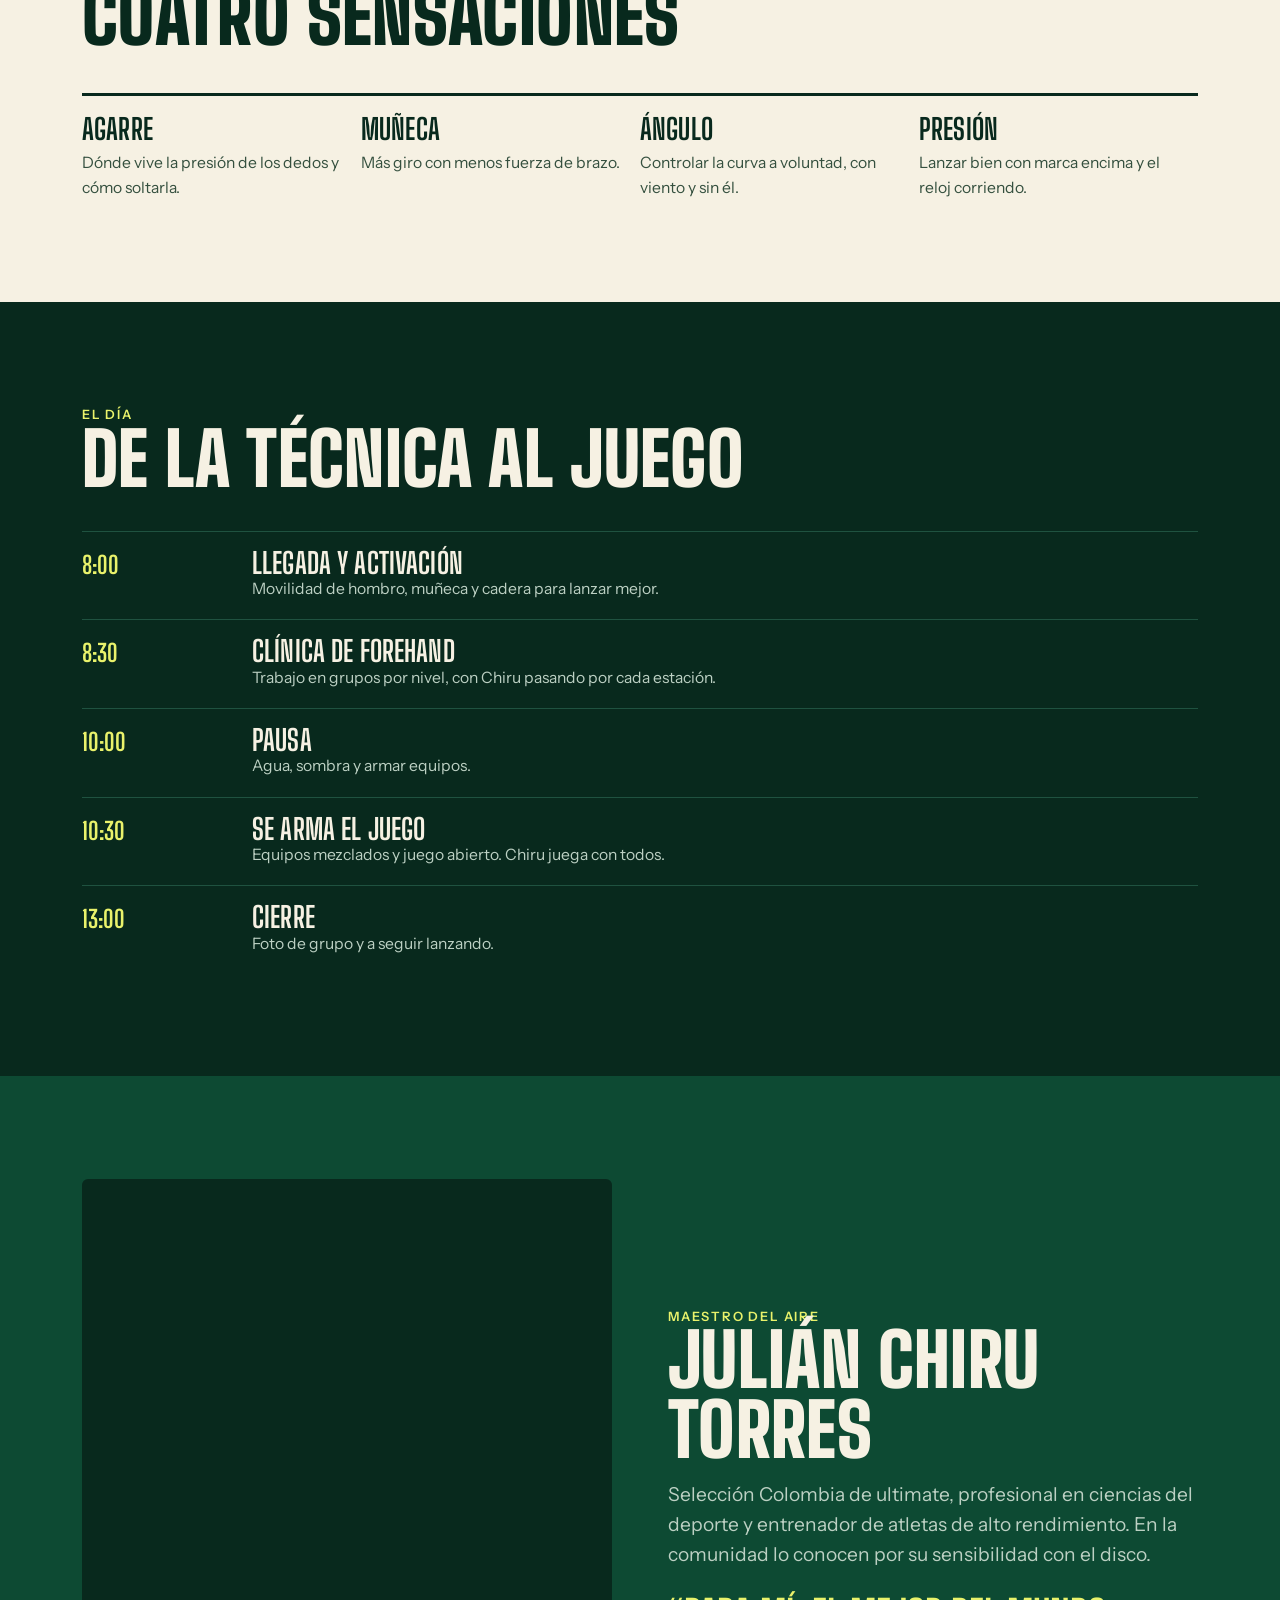
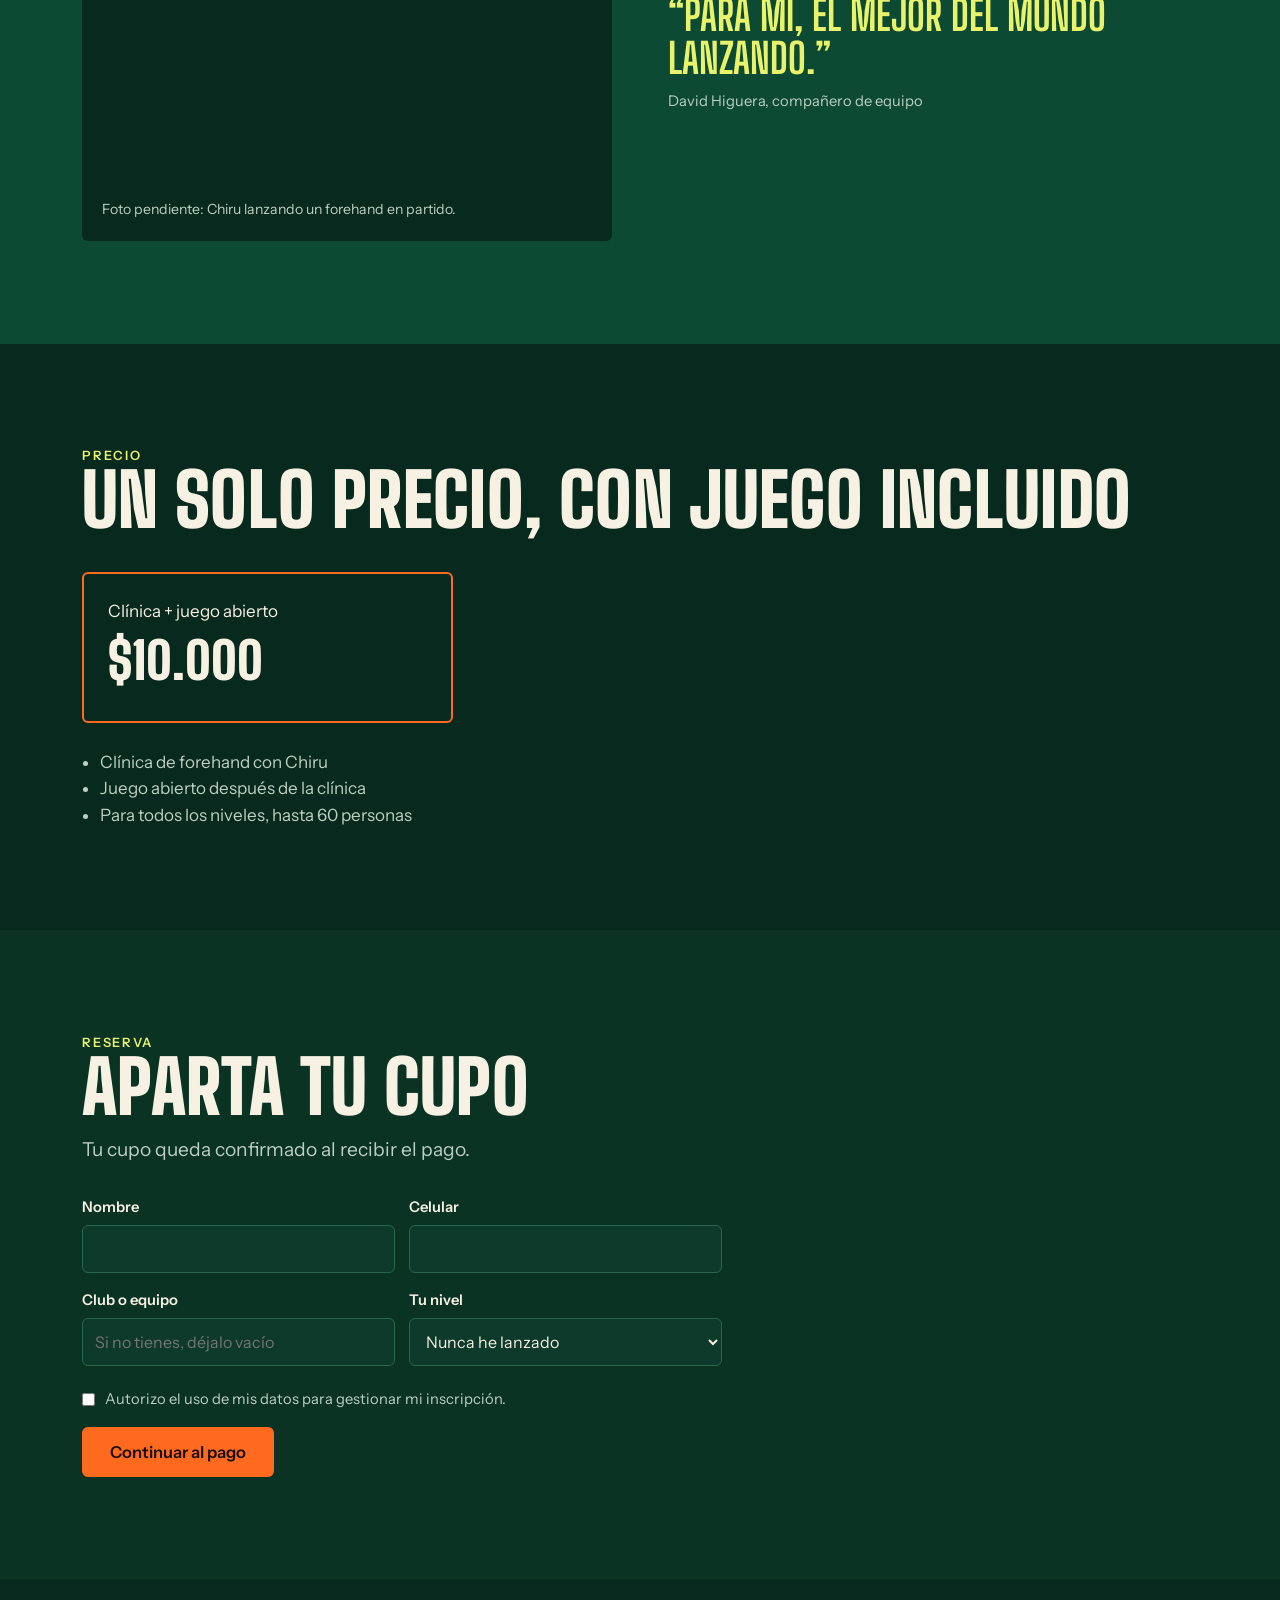
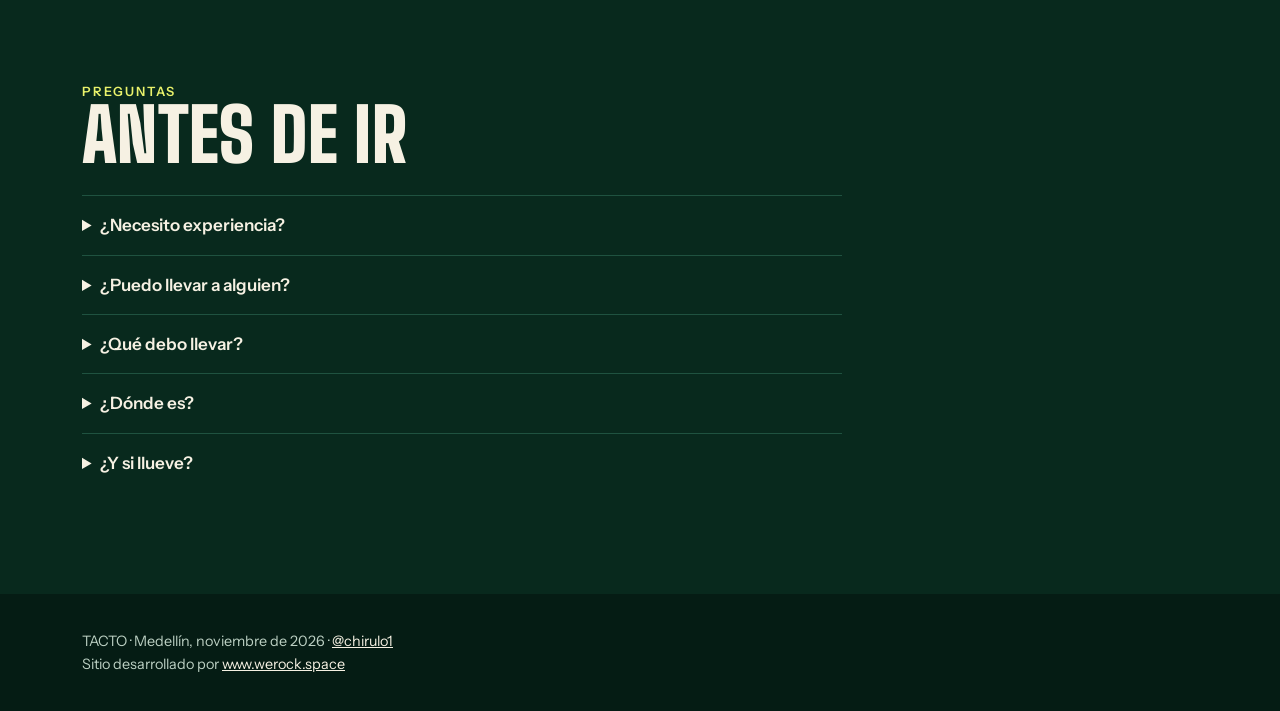
<file: medellin/index.html>
<!DOCTYPE html>
<html lang="es-CO">
<head>
<meta charset="utf-8">
<meta name="viewport" content="width=device-width,initial-scale=1">
<title>TACTO · Clínica de forehand con Chiru en Medellín</title>
<meta name="description" content="Un día de ultimate en Medellín por $10.000: clínica de forehand con Julián Chiru Torres, Selección Colombia, y después juego abierto. Todos los niveles.">
<meta name="robots" content="noindex">
<link rel="preconnect" href="https://fonts.googleapis.com">
<link rel="preconnect" href="https://fonts.gstatic.com" crossorigin>
<link href="https://fonts.googleapis.com/css2?family=Big+Shoulders+Display:wght@700;900&family=Instrument+Sans:wght@400;600&display=swap" rel="stylesheet">
<style>
:root{--cancha:#0d4a33;--noche:#08291d;--cal:#f6f1e3;--disco:#ff6a1f;--limon:#e9f26b;--suave:#bcd0c3;--nav:68px}
*{box-sizing:border-box;margin:0}
html{scroll-behavior:smooth;scroll-padding-top:calc(var(--nav) + 12px)}
body{font:400 17px/1.55 'Instrument Sans',system-ui,sans-serif;background:var(--noche);color:var(--cal);-webkit-font-smoothing:antialiased}
h1,h2,h3{font-family:'Big Shoulders Display',Impact,sans-serif;font-weight:900;text-transform:uppercase;line-height:.95;letter-spacing:.005em}
h1{font-size:clamp(6rem,21vw,17rem);color:var(--cal)}
h2{font-size:clamp(2.6rem,6vw,4.6rem)}
h3{font-size:1.8rem;font-weight:700}
a{color:inherit}
.wrap{max-width:1160px;margin:0 auto;padding:0 22px}
section{padding:clamp(64px,8vw,104px) 0}
.tag{font-weight:600;font-size:.8rem;letter-spacing:.14em;text-transform:uppercase;color:var(--limon)}
.lead{font-size:1.2rem;color:var(--suave);max-width:56ch}
.btn{display:inline-flex;align-items:center;justify-content:center;min-height:50px;padding:12px 26px;border-radius:6px;border:2px solid var(--disco);background:var(--disco);color:#1a0d04;font:600 1.03rem 'Instrument Sans',sans-serif;text-decoration:none;cursor:pointer}
.btn:hover{background:#ff8440;border-color:#ff8440}
.btn.linea{background:transparent;color:var(--cal);border-color:var(--cal)}
.btn.linea:hover{background:var(--cal);color:var(--noche)}
:focus-visible{outline:2px solid var(--limon);outline-offset:3px}

.nav{position:fixed;inset:0 0 auto 0;height:var(--nav);z-index:40;background:rgba(8,41,29,.95);border-bottom:1px solid #1d4a38}
.nav .wrap{height:100%;display:flex;align-items:center;justify-content:space-between;gap:16px}
.nav b{font:900 1.7rem 'Big Shoulders Display',sans-serif;letter-spacing:.04em}
.nav nav{display:flex;align-items:center;gap:24px}
.nav nav a:not(.btn){text-decoration:none;font-size:.95rem}
.nav .btn{min-height:40px;padding:6px 16px;font-size:.92rem}

.hero{padding:calc(var(--nav) + 40px) 0 48px;background:var(--cancha);overflow:hidden}
.hero .meta{display:flex;flex-wrap:wrap;gap:8px 28px;margin:14px 0 22px;font-weight:600}
.hero .sub{font:700 clamp(1.7rem,3.6vw,2.7rem)/1.05 'Big Shoulders Display',sans-serif;text-transform:uppercase;margin-top:6px}
.hero .acciones{display:flex;flex-wrap:wrap;gap:12px}

/* Simulador */
.sim{display:grid;grid-template-columns:.85fr 1.15fr;gap:48px;align-items:center}
.sim svg{width:100%;height:auto;background:var(--cancha);border-radius:6px}
.sim label{display:block;font-weight:600;margin:26px 0 8px}
.sim input[type=range]{width:100%;accent-color:var(--disco);height:32px}
.escala{display:flex;justify-content:space-between;font-size:.85rem;color:var(--suave)}
.lectura{margin-top:16px;min-height:3.2em;color:var(--cal)}

.claves{background:var(--cal);color:var(--noche)}
.claves .tag{color:#b1440c}
.g4{display:grid;grid-template-columns:repeat(4,1fr);gap:0;margin-top:40px;border-top:3px solid var(--noche)}
.g4 article{padding:20px 20px 0 0}
.g4 p{margin-top:8px;color:#35503f;font-size:.98rem}

.dia{list-style:none;padding:0;margin-top:36px}
.dia li{display:grid;grid-template-columns:150px 1fr;gap:20px;padding:18px 0;border-top:1px solid #1f5240}
.dia time{font:700 1.5rem 'Big Shoulders Display',sans-serif;color:var(--limon)}
.dia p{color:var(--suave);font-size:.98rem}

.maestro{background:var(--cancha)}
.dos{display:grid;grid-template-columns:1fr 1fr;gap:56px;align-items:center}
.foto{aspect-ratio:4/5;background:var(--noche);border-radius:6px;display:flex;align-items:flex-end;padding:20px;font-size:.88rem;color:var(--suave)}
blockquote{font:700 clamp(1.8rem,3.4vw,2.6rem)/1.05 'Big Shoulders Display',sans-serif;text-transform:uppercase;margin:24px 0 6px;color:var(--limon)}
cite{font-style:normal;font-size:.92rem;color:var(--suave)}

.precios{display:grid;grid-template-columns:repeat(2,1fr);gap:18px;margin-top:36px;max-width:760px}
.precio{border:2px solid #1f5240;border-radius:6px;padding:24px}
.precio.on{border-color:var(--disco)}
.precio strong{display:block;font:900 3.2rem 'Big Shoulders Display',sans-serif;margin:6px 0}
.incluye{margin-top:26px;padding-left:18px;color:var(--suave);max-width:640px}

.form{max-width:640px;margin-top:32px}
.campo{margin-bottom:16px}
.campo label{display:block;font-weight:600;font-size:.92rem;margin-bottom:6px}
.campo input,.campo select{width:100%;min-height:48px;padding:10px 12px;border:1px solid #2d6450;border-radius:6px;background:#0d3a2a;color:var(--cal);font:400 1rem 'Instrument Sans',sans-serif}
.g2{display:grid;grid-template-columns:1fr 1fr;gap:14px}
.check{display:flex;gap:10px;font-size:.92rem;color:var(--suave);margin:6px 0 16px}

details{border-top:1px solid #1f5240;padding:16px 0;max-width:760px}
summary{cursor:pointer;font-weight:600}
details p{margin-top:8px;color:var(--suave)}
footer{padding:36px 0;background:#051c14;color:var(--suave);font-size:.9rem}
footer a{color:var(--cal)}
.toast{position:fixed;left:50%;bottom:22px;transform:translate(-50%,20px);opacity:0;pointer-events:none;z-index:80;background:var(--cal);color:var(--noche);padding:13px 18px;border-radius:6px;max-width:min(92vw,500px);transition:.25s}
.toast.on{opacity:1;transform:translate(-50%,0)}
@media (max-width:860px){
  .sim,.dos{grid-template-columns:1fr;gap:32px}
  .g4{grid-template-columns:repeat(2,1fr)}
  .nav nav a:not(.btn){display:none}
  .foto{aspect-ratio:5/4}
}
@media (max-width:520px){
  .g4,.precios,.g2{grid-template-columns:1fr}
  .dia li{grid-template-columns:1fr;gap:4px}
  .hero .btn{width:100%}
}
@media (prefers-reduced-motion:reduce){html{scroll-behavior:auto}}
</style>
</head>
<body>
<header class="nav">
  <div class="wrap">
    <b>TACTO</b>
    <nav aria-label="Principal">
      <a href="#clinica">La clínica</a><a href="#dia">El día</a><a href="#chiru">Chiru</a><a href="#precio">Precio</a>
      <a class="btn" href="#reserva">Reservar cupo</a>
    </nav>
  </div>
</header>
<main>
<section class="hero">
  <div class="wrap">
    <p class="tag">Clínica de forehand + juego · Medellín</p>
    <h1>Tacto</h1>
    <p class="sub">El forehand no se fuerza. Se siente.</p>
    <p class="meta"><span>Sábado 21 de noviembre</span><span>Con Julián Chiru Torres</span><span>$10.000</span><span>Todos los niveles</span></p>
    <div class="acciones"><a class="btn" href="#reserva">Reservar mi cupo</a><a class="btn linea" href="#clinica">Qué vas a aprender</a></div>
  </div>
</section>

<section id="clinica">
  <div class="wrap sim">
    <div>
      <p class="tag">Un milímetro cambia todo</p>
      <h2>La diferencia está en la muñeca</h2>
      <p class="lead" style="margin-top:14px">Mueve el ángulo de salida y mira cómo cambia la línea. Esa es la sensibilidad que vas a entrenar con Chiru.</p>
      <label for="angulo">Ángulo de salida</label>
      <input id="angulo" type="range" min="-30" max="30" value="0">
      <div class="escala"><span>Inside-out</span><span>Plano</span><span>Outside-in</span></div>
      <p class="lectura" id="lectura" aria-live="polite"></p>
    </div>
    <svg viewBox="0 0 520 560" role="img" aria-label="Vista superior de la trayectoria del disco según el ángulo de salida">
      <g stroke="#2d6450" fill="none"><rect x="30" y="20" width="460" height="520"/><path d="M30 130H490"/></g>
      <text x="260" y="80" text-anchor="middle" fill="#6fa089" font-family="Big Shoulders Display" font-size="30" font-weight="700">ZONA DE ANOTACIÓN</text>
      <path id="linea" fill="none" stroke="#ff6a1f" stroke-width="4" stroke-linecap="round"/>
      <circle cx="260" cy="505" r="9" fill="#e9f26b"/>
      <ellipse id="disco" rx="15" ry="15" fill="#f6f1e3"/>
    </svg>
  </div>
</section>

<section class="claves">
  <div class="wrap">
    <p class="tag">Lo que vas a trabajar</p>
    <h2>Cuatro sensaciones</h2>
    <div class="g4">
      <article><h3>Agarre</h3><p>Dónde vive la presión de los dedos y cómo soltarla.</p></article>
      <article><h3>Muñeca</h3><p>Más giro con menos fuerza de brazo.</p></article>
      <article><h3>Ángulo</h3><p>Controlar la curva a voluntad, con viento y sin él.</p></article>
      <article><h3>Presión</h3><p>Lanzar bien con marca encima y el reloj corriendo.</p></article>
    </div>
  </div>
</section>

<section id="dia">
  <div class="wrap">
    <p class="tag">El día</p>
    <h2>De la técnica al juego</h2>
    <ol class="dia">
      <li><time>8:00</time><div><h3>Llegada y activación</h3><p>Movilidad de hombro, muñeca y cadera para lanzar mejor.</p></div></li>
      <li><time>8:30</time><div><h3>Clínica de forehand</h3><p>Trabajo en grupos por nivel, con Chiru pasando por cada estación.</p></div></li>
      <li><time>10:00</time><div><h3>Pausa</h3><p>Agua, sombra y armar equipos.</p></div></li>
      <li><time>10:30</time><div><h3>Se arma el juego</h3><p>Equipos mezclados y juego abierto. Chiru juega con todos.</p></div></li>
      <li><time>13:00</time><div><h3>Cierre</h3><p>Foto de grupo y a seguir lanzando.</p></div></li>
    </ol>
  </div>
</section>

<section class="maestro" id="chiru">
  <div class="wrap dos">
    <div class="foto">Foto pendiente: Chiru lanzando un forehand en partido.</div>
    <div>
      <p class="tag">Maestro del aire</p>
      <h2>Julián Chiru Torres</h2>
      <p class="lead" style="margin-top:14px">Selección Colombia de ultimate, profesional en ciencias del deporte y entrenador de atletas de alto rendimiento. En la comunidad lo conocen por su sensibilidad con el disco.</p>
      <blockquote>“Para mí, el mejor del mundo lanzando.”</blockquote>
      <cite>David Higuera, compañero de equipo</cite>
    </div>
  </div>
</section>

<section id="precio">
  <div class="wrap">
    <p class="tag">Precio</p>
    <h2>Un solo precio, con juego incluido</h2>
    <div class="precios">
      <div class="precio on"><span>Clínica + juego abierto</span><strong>$10.000</strong></div>
    </div>
    <ul class="incluye"><li>Clínica de forehand con Chiru</li><li>Juego abierto después de la clínica</li><li>Para todos los niveles, hasta 60 personas</li></ul>
  </div>
</section>

<section id="reserva" style="background:#0a3324">
  <div class="wrap">
    <p class="tag">Reserva</p>
    <h2>Aparta tu cupo</h2>
    <p class="lead" style="margin-top:12px">Tu cupo queda confirmado al recibir el pago.</p>
    <form class="form" id="form">
      <div class="g2">
        <div class="campo"><label for="n">Nombre</label><input id="n" autocomplete="name" required></div>
        <div class="campo"><label for="c">Celular</label><input id="c" type="tel" autocomplete="tel" required></div>
      </div>
      <div class="g2">
        <div class="campo"><label for="club">Club o equipo</label><input id="club" placeholder="Si no tienes, déjalo vacío"></div>
        <div class="campo"><label for="nivel">Tu nivel</label><select id="nivel"><option>Nunca he lanzado</option><option>Empiezo a lanzar</option><option>Juego liga o club</option><option>Compito a nivel nacional</option></select></div>
      </div>
      <label class="check"><input type="checkbox" required><span>Autorizo el uso de mis datos para gestionar mi inscripción.</span></label>
      <button class="btn" type="submit">Continuar al pago</button>
    </form>
  </div>
</section>

<section>
  <div class="wrap">
    <p class="tag">Preguntas</p>
    <h2>Antes de ir</h2>
    <div style="margin-top:24px">
      <details><summary>¿Necesito experiencia?</summary><p>No. Si nunca has lanzado, también puedes venir. Los grupos se arman por nivel.</p></details>
      <details><summary>¿Puedo llevar a alguien?</summary><p>Sí, y mejor. Cada persona reserva su cupo.</p></details>
      <details><summary>¿Qué debo llevar?</summary><p>Ropa de juego, guayos, protector solar, agua y tu disco si tienes uno.</p></details>
      <details><summary>¿Dónde es?</summary><p>Enviamos la cancha confirmada a todos los inscritos por WhatsApp.</p></details>
      <details><summary>¿Y si llueve?</summary><p>Se juega. Con tormenta eléctrica movemos la fecha o devolvemos tu dinero.</p></details>
    </div>
  </div>
</section>
</main>
<footer><div class="wrap">TACTO · Medellín, noviembre de 2026 · <a href="https://www.instagram.com/chirulo1/">@chirulo1</a><br>Sitio desarrollado por <a href="https://www.werock.space">www.werock.space</a></div></footer>

<script>
/* Completar antes de publicar */
const WHATSAPP = '';   // ej. '573001234567'
const PAGO = '';       // link de pago de Wompi o Mercado Pago

function toast(m){let t=document.querySelector('.toast');if(!t){t=document.createElement('div');t.className='toast';t.setAttribute('role','status');document.body.append(t)}t.textContent=m;t.classList.add('on');clearTimeout(t.h);t.h=setTimeout(()=>t.classList.remove('on'),4200)}

document.getElementById('form').addEventListener('submit',e=>{
  e.preventDefault();
  const v=id=>document.getElementById(id).value;
  const msg=`Hola, quiero mi cupo en TACTO. Soy ${v('n')}. Club: ${v('club')||'sin club'}. Nivel: ${v('nivel')}.`;
  if(PAGO) location.href=PAGO;
  else if(WHATSAPP) window.open(`https://wa.me/${WHATSAPP}?text=${encodeURIComponent(msg)}`,'_blank','noopener');
  else toast('Demo: aquí abre el pago y llega la confirmación por WhatsApp. No se cobró nada.');
});

/* Simulador: vista superior, lanzador diestro */
const rango=document.getElementById('angulo'),linea=document.getElementById('linea'),disco=document.getElementById('disco'),lectura=document.getElementById('lectura');
const quieto=matchMedia('(prefers-reduced-motion:reduce)').matches;
function trazar(){
  const a=+rango.value, k=a/30;
  const x0=260,y0=505,x3=260+k*30,y3=70;
  /* Curva aproximada, pendiente de revisión de Chiru */
  linea.setAttribute('d',`M${x0} ${y0}C${260+k*170} 380 ${260+k*190} 200 ${x3} ${y3}`);
  lectura.textContent = Math.abs(a)<6 ? 'Plano: línea recta y rápida al compañero.'
    : a>0 ? `Outside-in, ${a}°: el disco abre y vuelve hacia adentro. Sirve para rodear la marca.`
    : `Inside-out, ${-a}°: sale hacia el lado contrario. Abre espacios que la defensa no cubre.`;
}
rango.addEventListener('input',trazar); trazar();
if(quieto){const p=linea.getPointAtLength(linea.getTotalLength()*.6);disco.setAttribute('cx',p.x);disco.setAttribute('cy',p.y)}
else{let t=0;(function v(){t=(t+.006)%1;const p=linea.getPointAtLength(linea.getTotalLength()*t);disco.setAttribute('cx',p.x);disco.setAttribute('cy',p.y);disco.setAttribute('ry',15-8*Math.abs(Math.sin(t*6)));requestAnimationFrame(v)})()}
</script>
</body>
</html>
</file>
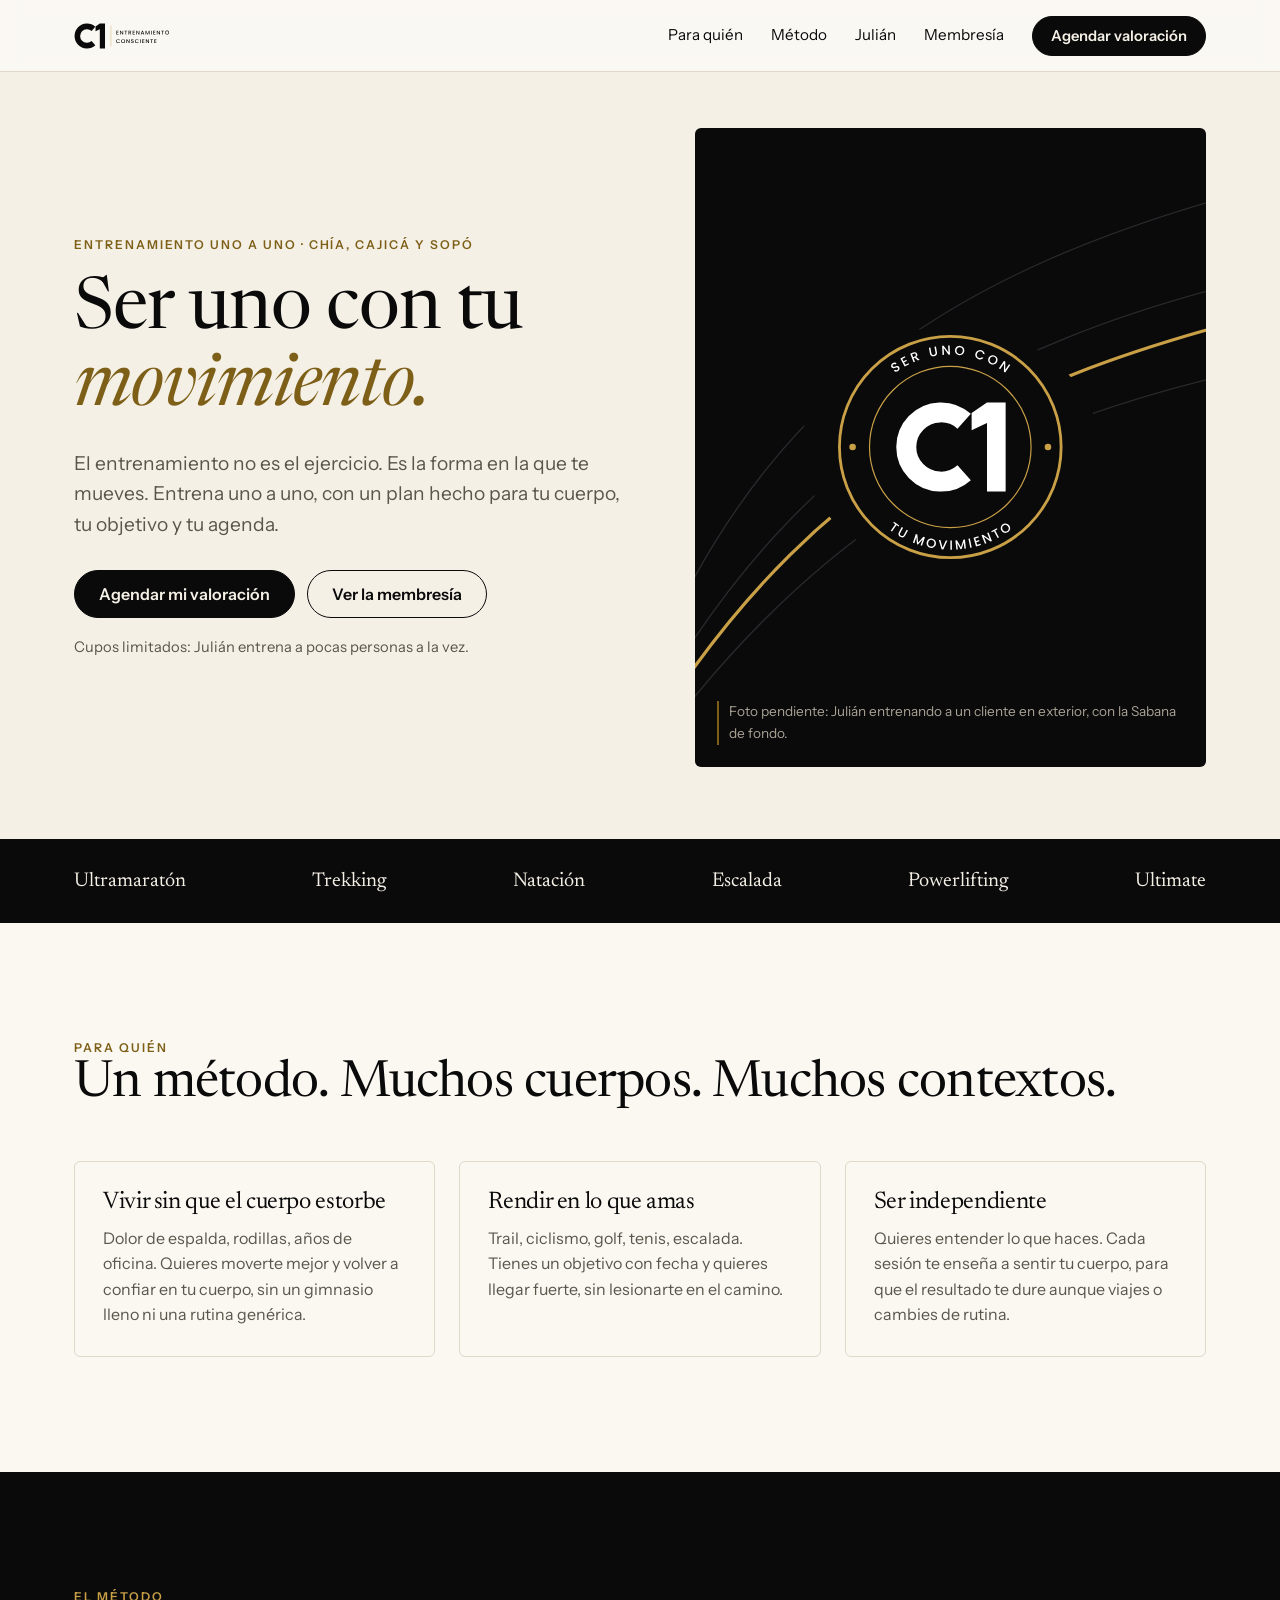
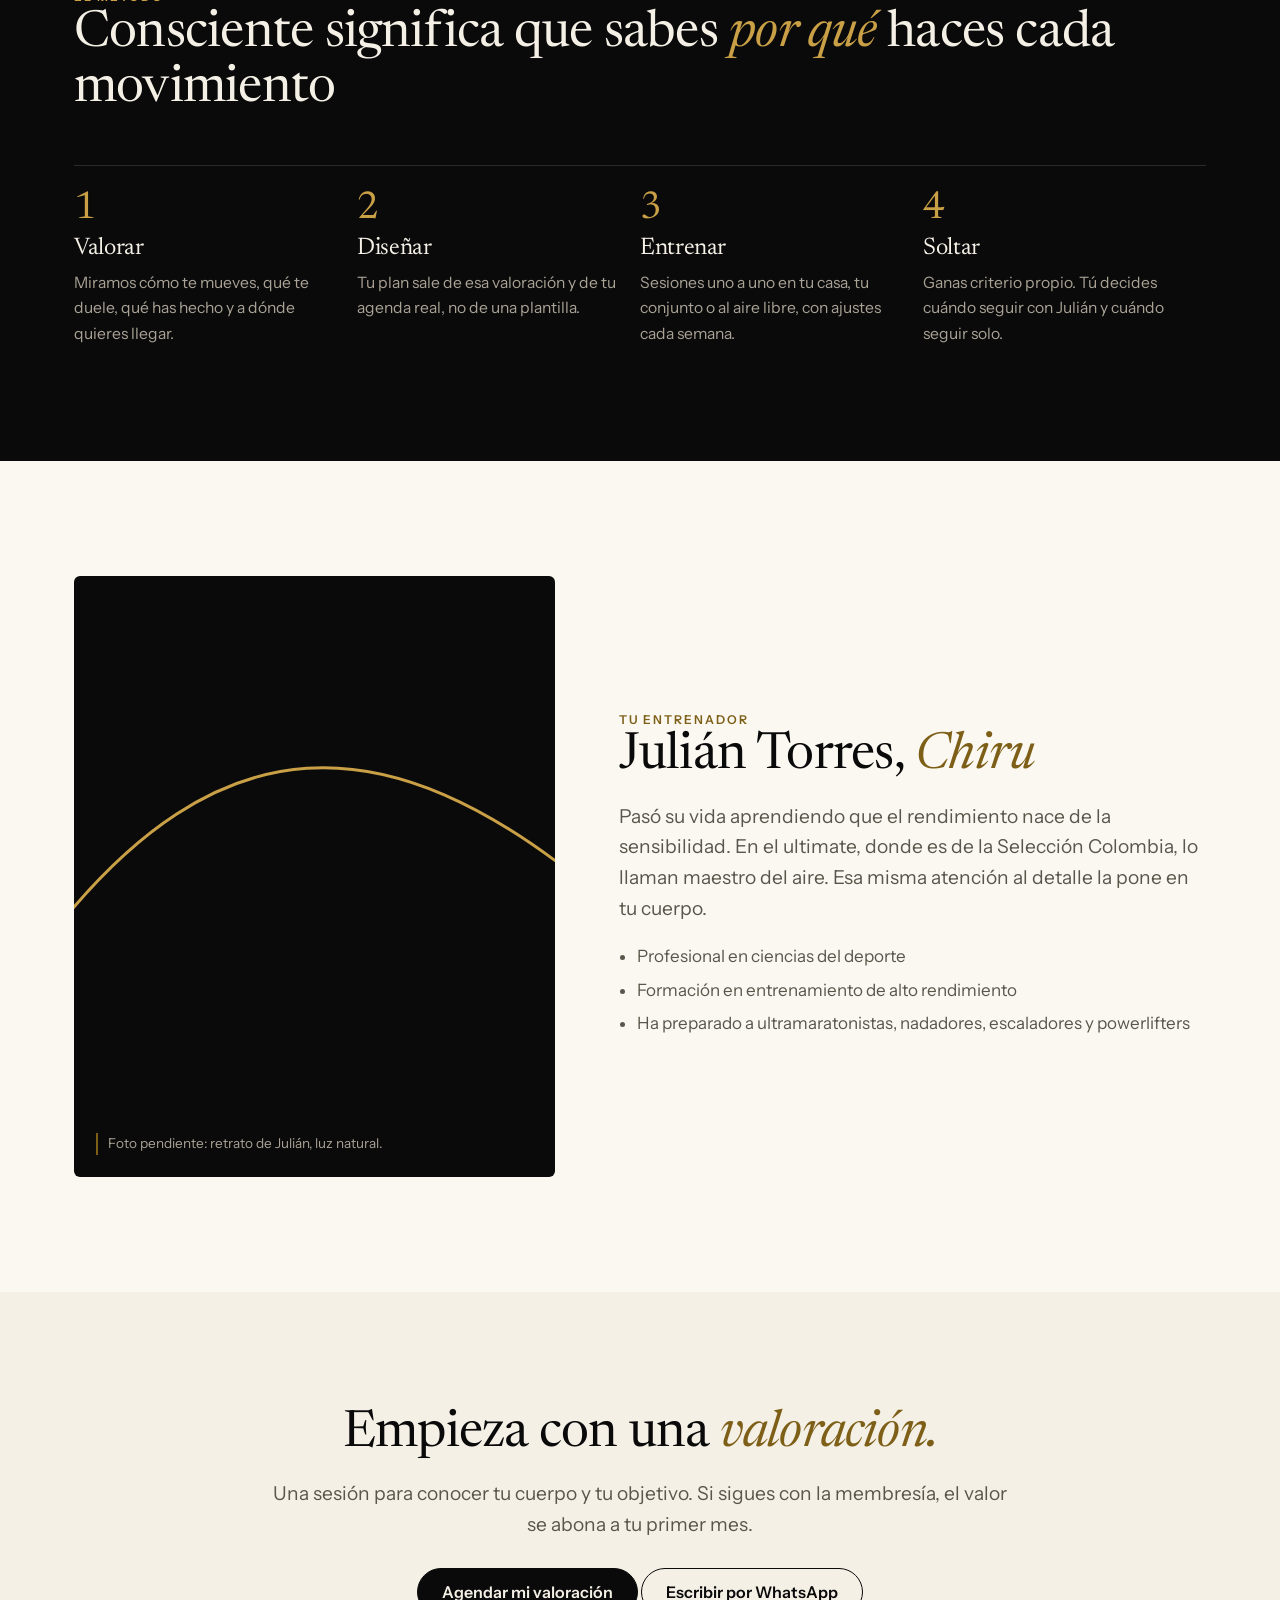
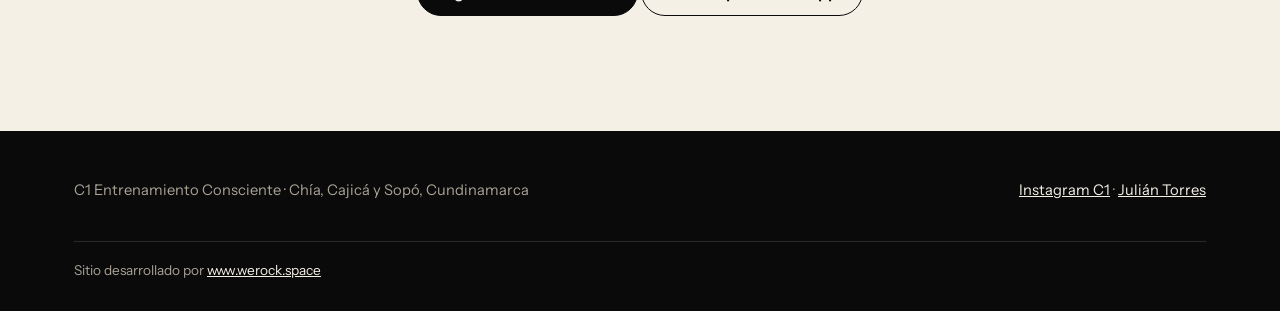
<file: sitio/index.html>
<!DOCTYPE html>
<html lang="es-CO">
<head>
<meta charset="utf-8">
<meta name="viewport" content="width=device-width,initial-scale=1">
<title>C1 Entrenamiento Consciente · Entrenador personal en Chía, Cajicá y Sopó</title>
<link rel="icon" href="img/c1-sello-oro-sobre-negro.svg" type="image/svg+xml">
<meta name="description" content="Entrenamiento personalizado uno a uno en Chía, Cajicá y Sopó con Julián Torres, profesional en ciencias del deporte y entrenador de atletas de alto rendimiento.">
<meta name="robots" content="noindex">
<link rel="preconnect" href="https://fonts.googleapis.com">
<link rel="preconnect" href="https://fonts.gstatic.com" crossorigin>
<link href="https://fonts.googleapis.com/css2?family=Instrument+Sans:wght@400;600&family=Newsreader:ital,opsz,wght@0,6..72,300..500;1,6..72,300..500&display=swap" rel="stylesheet">
<link rel="stylesheet" href="css/c1.css">
</head>
<body>
<header class="nav">
  <div class="wrap">
    <a class="logo" href="index.html" aria-label="C1 Entrenamiento Consciente, inicio">
      <img src="img/c1-firma-negro.svg" alt="C1 Entrenamiento Consciente" width="104" height="26">
    </a>
    <button class="menu-btn" aria-expanded="false">Menú</button>
    <nav aria-label="Principal">
      <a href="#para-quien">Para quién</a>
      <a href="#metodo">Método</a>
      <a href="#julian">Julián</a>
      <a href="membresia.html">Membresía</a>
      <a class="btn" href="membresia.html?plan=valoracion#inscribirme">Agendar valoración</a>
    </nav>
  </div>
</header>

<main>
<section class="hero">
  <div class="wrap">
    <div>
      <p class="eyebrow">Entrenamiento uno a uno · Chía, Cajicá y Sopó</p>
      <h1>Ser uno con tu <em>movimiento.</em></h1>
      <p class="lead">El entrenamiento no es el ejercicio. Es la forma en la que te mueves. Entrena uno a uno, con un plan hecho para tu cuerpo, tu objetivo y tu agenda.</p>
      <div class="acciones">
        <a class="btn" href="membresia.html?plan=valoracion#inscribirme">Agendar mi valoración</a>
        <a class="btn linea" href="membresia.html">Ver la membresía</a>
      </div>
      <p class="nota">Cupos limitados: Julián entrena a pocas personas a la vez.</p>
    </div>
    <div class="marco">
      <img class="sello" src="img/c1-sello-oro.svg" alt="" width="240" height="240">
      <svg class="vuelo" viewBox="0 0 400 500" preserveAspectRatio="xMidYMid slice" aria-hidden="true">
        <g fill="none" stroke="#2A2A2E" stroke-width="1"><path d="M-20 430C90 250 230 170 430 120"/><path d="M-20 470C110 300 250 230 430 190"/><path d="M-20 390C70 200 210 110 430 50"/></g>
        <path d="M-20 450C100 270 240 200 430 150" fill="none" stroke="#C9A046" stroke-width="2.5"/>
        
      </svg>
      <p class="pie">Foto pendiente: Julián entrenando a un cliente en exterior, con la Sabana de fondo.</p>
    </div>
  </div>
</section>

<div class="franja" aria-label="Disciplinas de los atletas que ha entrenado">
  <div class="wrap"><ul><li>Ultramaratón</li><li>Trekking</li><li>Natación</li><li>Escalada</li><li>Powerlifting</li><li>Ultimate</li></ul></div>
</div>

<section id="para-quien">
  <div class="wrap">
    <p class="eyebrow">Para quién</p>
    <h2>Un método. Muchos cuerpos. Muchos contextos.</h2>
    <div class="grid3">
      <article class="tarjeta"><h3>Vivir sin que el cuerpo estorbe</h3><p>Dolor de espalda, rodillas, años de oficina. Quieres moverte mejor y volver a confiar en tu cuerpo, sin un gimnasio lleno ni una rutina genérica.</p></article>
      <article class="tarjeta"><h3>Rendir en lo que amas</h3><p>Trail, ciclismo, golf, tenis, escalada. Tienes un objetivo con fecha y quieres llegar fuerte, sin lesionarte en el camino.</p></article>
      <article class="tarjeta"><h3>Ser independiente</h3><p>Quieres entender lo que haces. Cada sesión te enseña a sentir tu cuerpo, para que el resultado te dure aunque viajes o cambies de rutina.</p></article>
    </div>
  </div>
</section>

<section class="oscuro" id="metodo">
  <div class="wrap">
    <p class="eyebrow">El método</p>
    <h2>Consciente significa que sabes <em>por qué</em> haces cada movimiento</h2>
    <ol class="pasos">
      <li><b>1</b><h3>Valorar</h3><p>Miramos cómo te mueves, qué te duele, qué has hecho y a dónde quieres llegar.</p></li>
      <li><b>2</b><h3>Diseñar</h3><p>Tu plan sale de esa valoración y de tu agenda real, no de una plantilla.</p></li>
      <li><b>3</b><h3>Entrenar</h3><p>Sesiones uno a uno en tu casa, tu conjunto o al aire libre, con ajustes cada semana.</p></li>
      <li><b>4</b><h3>Soltar</h3><p>Ganas criterio propio. Tú decides cuándo seguir con Julián y cuándo seguir solo.</p></li>
    </ol>
  </div>
</section>

<section id="julian">
  <div class="wrap dos">
    <div class="marco">
      <svg class="vuelo" viewBox="0 0 400 500" preserveAspectRatio="xMidYMid slice" aria-hidden="true"><path d="M-20 300C120 120 260 120 430 260" fill="none" stroke="#C9A046" stroke-width="2.5"/></svg>
      <p class="pie">Foto pendiente: retrato de Julián, luz natural.</p>
    </div>
    <div>
      <p class="eyebrow">Tu entrenador</p>
      <h2>Julián Torres, <em>Chiru</em></h2>
      <p class="lead" style="margin-top:16px">Pasó su vida aprendiendo que el rendimiento nace de la sensibilidad. En el ultimate, donde es de la Selección Colombia, lo llaman maestro del aire. Esa misma atención al detalle la pone en tu cuerpo.</p>
      <ul>
        <li>Profesional en ciencias del deporte</li>
        <li>Formación en entrenamiento de alto rendimiento</li>
        <li>Ha preparado a ultramaratonistas, nadadores, escaladores y powerlifters</li>
      </ul>
    </div>
  </div>
</section>

<section class="hueso cta">
  <div class="wrap">
    <h2>Empieza con una <em>valoración.</em></h2>
    <p class="lead">Una sesión para conocer tu cuerpo y tu objetivo. Si sigues con la membresía, el valor se abona a tu primer mes.</p>
    <a class="btn" href="membresia.html?plan=valoracion#inscribirme">Agendar mi valoración</a>
    <button class="btn linea" data-wa="Hola Julián, quiero saber más sobre el entrenamiento C1.">Escribir por WhatsApp</button>
  </div>
</section>
</main>

<footer>
  <div class="wrap">
    <div>C1 Entrenamiento Consciente · Chía, Cajicá y Sopó, Cundinamarca</div>
    <div><a href="https://www.instagram.com/c1__entrenamiento_consciente/">Instagram C1</a> · <a href="https://www.instagram.com/chirulo1/">Julián Torres</a></div>
    <div class="credito">Sitio desarrollado por <a href="https://www.werock.space">www.werock.space</a></div>
  </div>
</footer>
<script src="js/c1.js"></script>
</body>
</html>
</file>
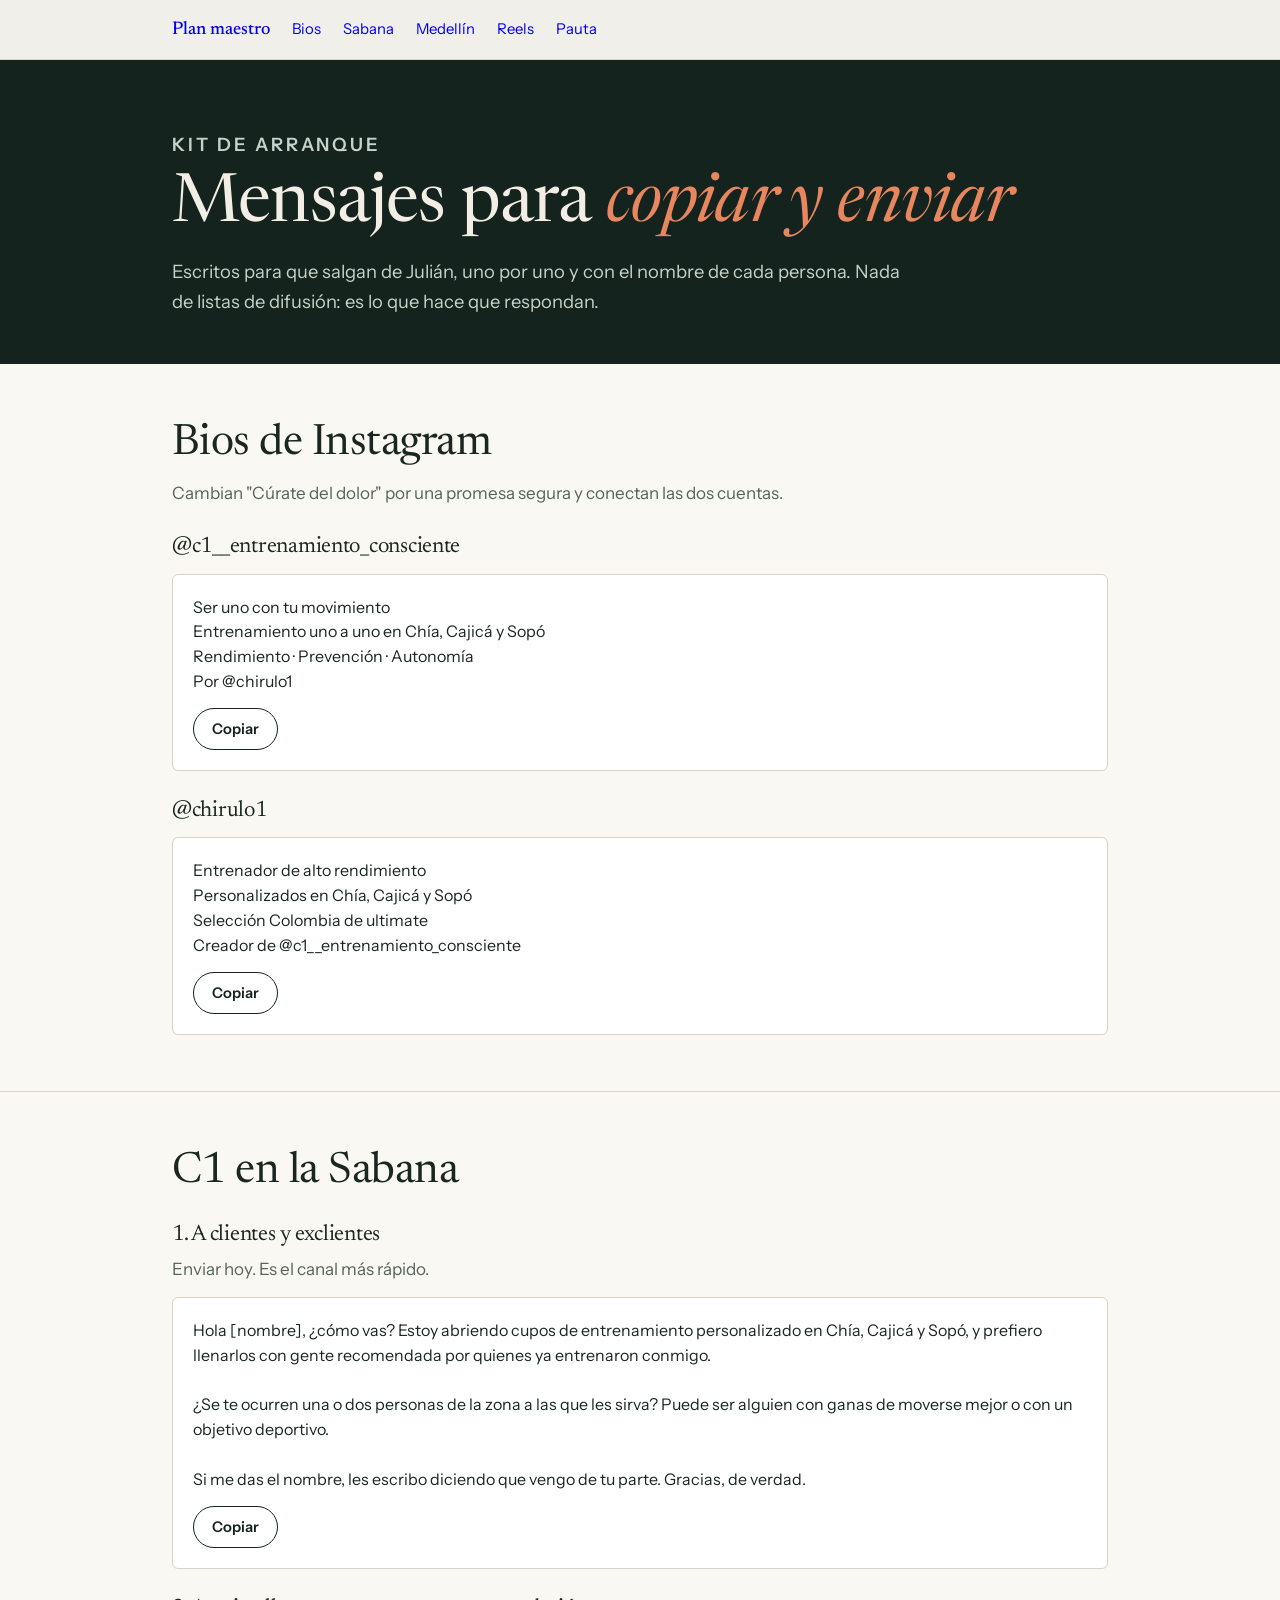
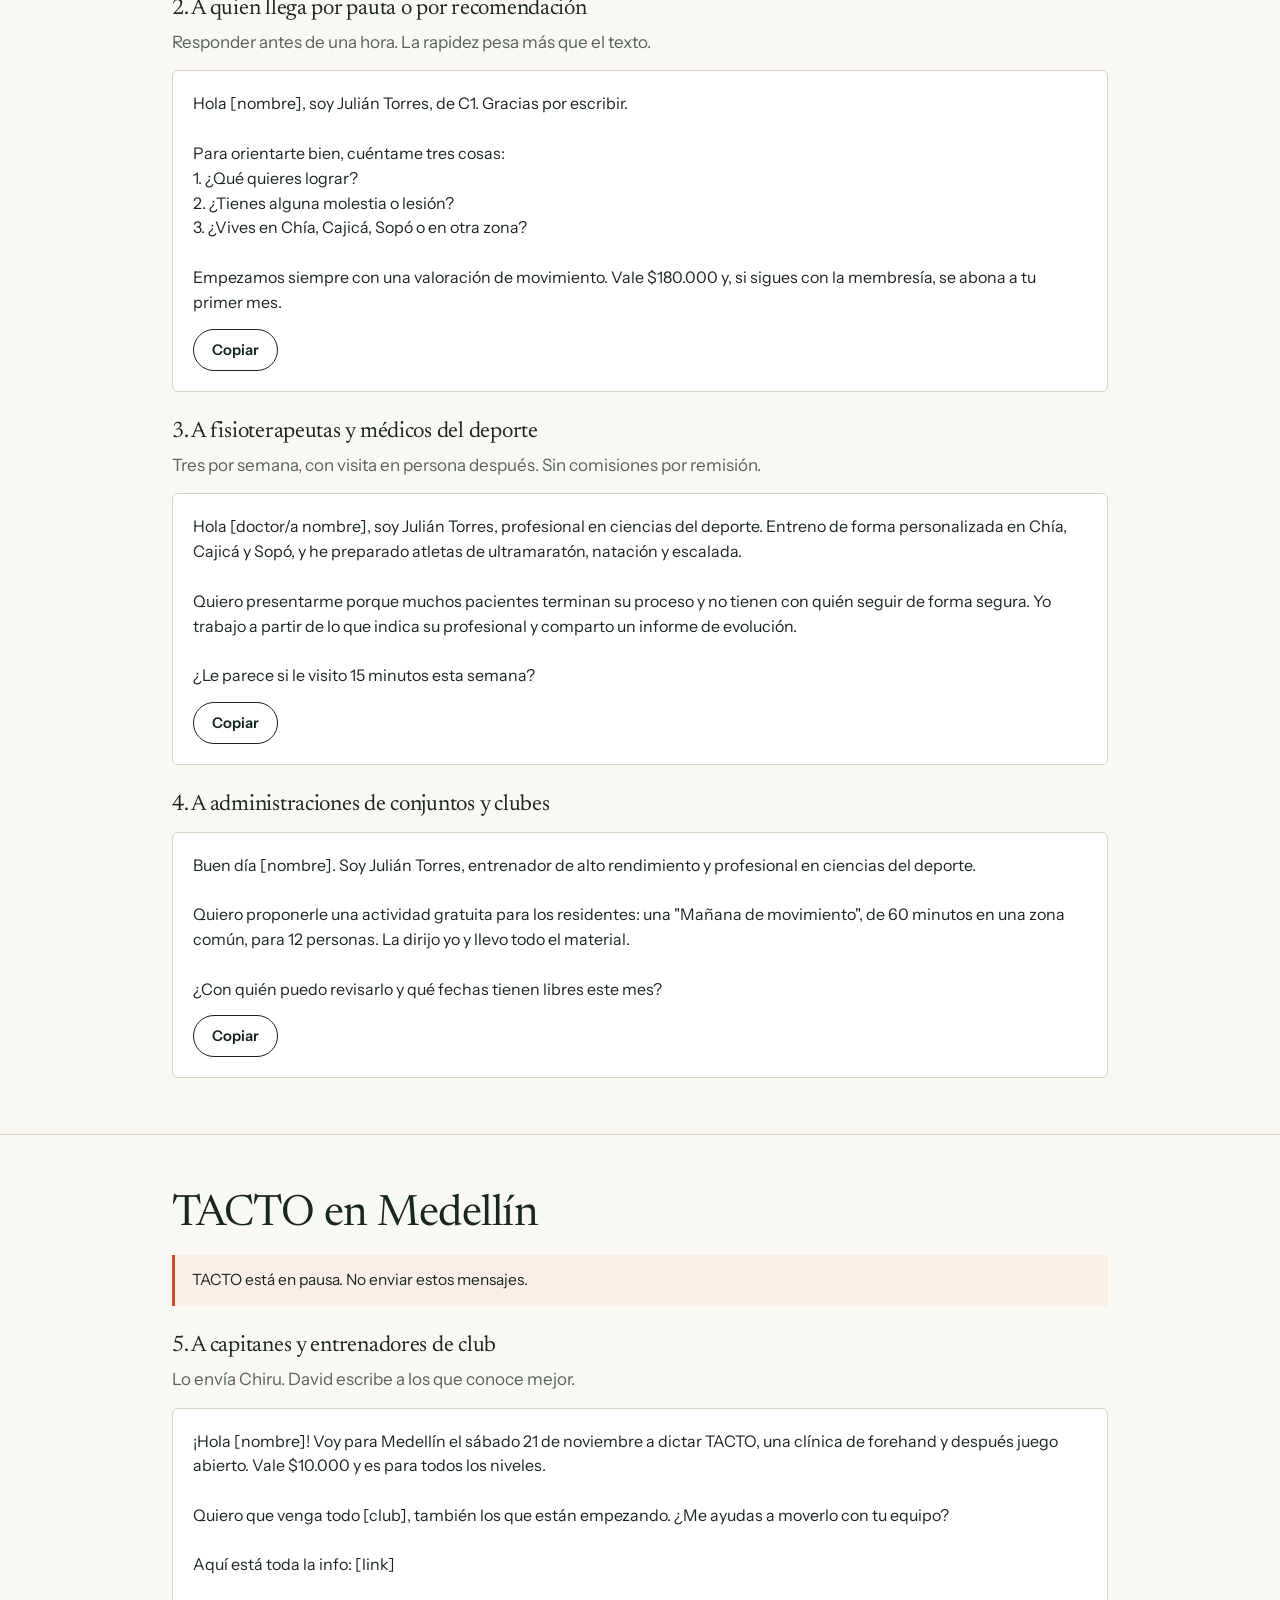
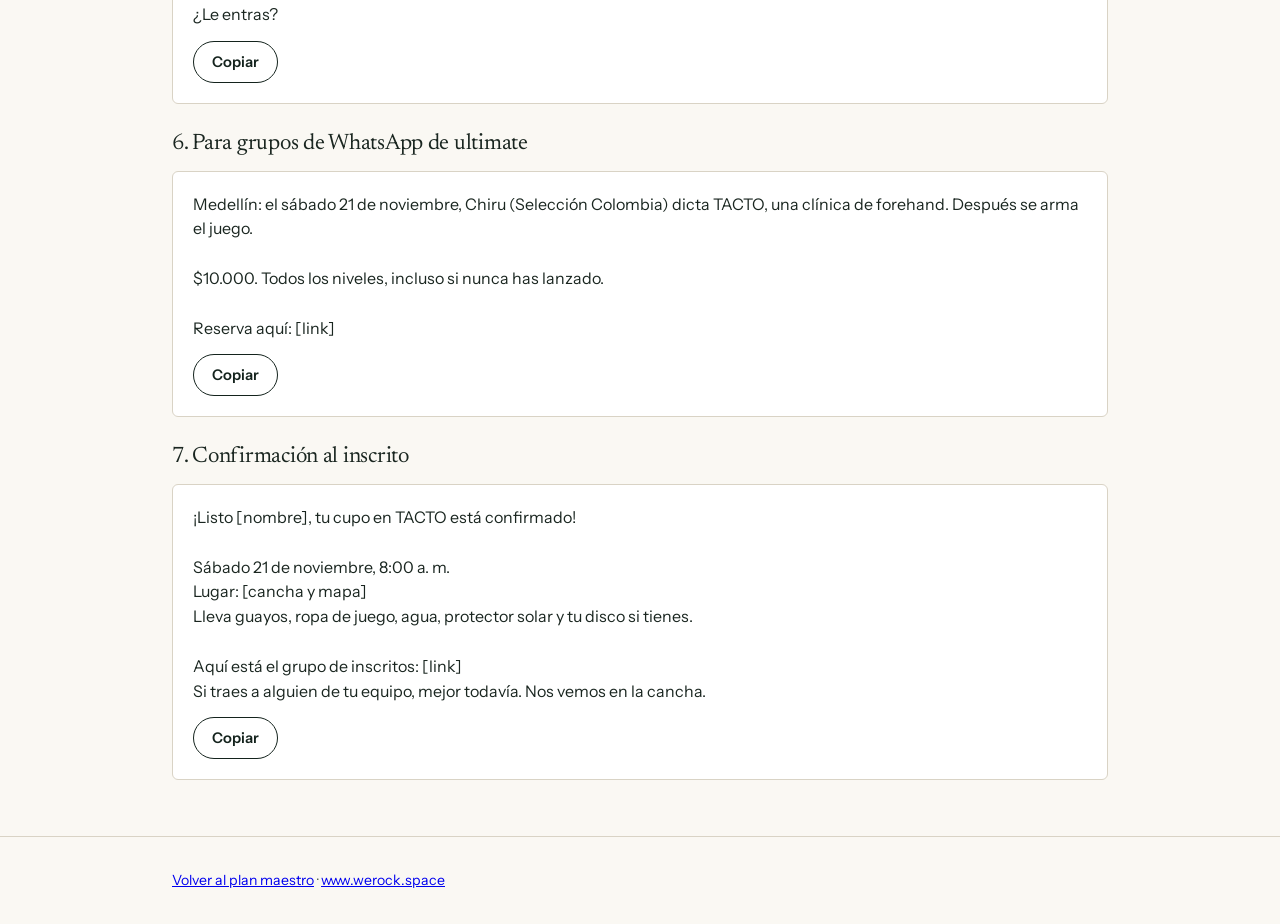
<file: kit/mensajes.html>
<!DOCTYPE html>
<html lang="es-CO">
<head>
<meta charset="utf-8">
<meta name="viewport" content="width=device-width,initial-scale=1">
<title>Chiru · Mensajes listos</title>
<meta name="robots" content="noindex">
<link rel="preconnect" href="https://fonts.googleapis.com">
<link rel="preconnect" href="https://fonts.gstatic.com" crossorigin>
<link href="https://fonts.googleapis.com/css2?family=Instrument+Sans:wght@400;600&family=Newsreader:ital,opsz,wght@0,6..72,300..500;1,6..72,300..500&display=swap" rel="stylesheet">
<link rel="stylesheet" href="kit.css">
</head>
<body>
<div class="nav"><div class="wrap"><b><a href="../index.html">Plan maestro</a></b><a href="#bios">Bios</a><a href="#sabana">Sabana</a><a href="#medellin">Medellín</a><a href="reels.html">Reels</a><a href="pauta.html">Pauta</a></div></div>
<header class="portada"><div class="wrap">
  <p class="eyebrow">Kit de arranque</p>
  <h1>Mensajes para <em>copiar y enviar</em></h1>
  <p>Escritos para que salgan de Julián, uno por uno y con el nombre de cada persona. Nada de listas de difusión: es lo que hace que respondan.</p>
</div></header>
<main>
<section id="bios"><div class="wrap">
  <h2>Bios de Instagram</h2>
  <p class="suave">Cambian "Cúrate del dolor" por una promesa segura y conectan las dos cuentas.</p>
  <h3>@c1__entrenamiento_consciente</h3>
  <div class="msg"><pre id="bio-c1">Ser uno con tu movimiento
Entrenamiento uno a uno en Chía, Cajicá y Sopó
Rendimiento · Prevención · Autonomía
Por @chirulo1</pre><button class="copiar">Copiar</button></div>
  <h3>@chirulo1</h3>
  <div class="msg"><pre id="bio-chiru">Entrenador de alto rendimiento
Personalizados en Chía, Cajicá y Sopó
Selección Colombia de ultimate
Creador de @c1__entrenamiento_consciente</pre><button class="copiar">Copiar</button></div>
</div></section>

<section id="sabana"><div class="wrap">
  <h2>C1 en la Sabana</h2>

  <h3>1. A clientes y exclientes</h3>
  <p class="suave">Enviar hoy. Es el canal más rápido.</p>
  <div class="msg"><pre>Hola [nombre], ¿cómo vas? Estoy abriendo cupos de entrenamiento personalizado en Chía, Cajicá y Sopó, y prefiero llenarlos con gente recomendada por quienes ya entrenaron conmigo.

¿Se te ocurren una o dos personas de la zona a las que les sirva? Puede ser alguien con ganas de moverse mejor o con un objetivo deportivo.

Si me das el nombre, les escribo diciendo que vengo de tu parte. Gracias, de verdad.</pre><button class="copiar">Copiar</button></div>

  <h3>2. A quien llega por pauta o por recomendación</h3>
  <p class="suave">Responder antes de una hora. La rapidez pesa más que el texto.</p>
  <div class="msg"><pre>Hola [nombre], soy Julián Torres, de C1. Gracias por escribir.

Para orientarte bien, cuéntame tres cosas:
1. ¿Qué quieres lograr?
2. ¿Tienes alguna molestia o lesión?
3. ¿Vives en Chía, Cajicá, Sopó o en otra zona?

Empezamos siempre con una valoración de movimiento. Vale $180.000 y, si sigues con la membresía, se abona a tu primer mes.</pre><button class="copiar">Copiar</button></div>

  <h3>3. A fisioterapeutas y médicos del deporte</h3>
  <p class="suave">Tres por semana, con visita en persona después. Sin comisiones por remisión.</p>
  <div class="msg"><pre>Hola [doctor/a nombre], soy Julián Torres, profesional en ciencias del deporte. Entreno de forma personalizada en Chía, Cajicá y Sopó, y he preparado atletas de ultramaratón, natación y escalada.

Quiero presentarme porque muchos pacientes terminan su proceso y no tienen con quién seguir de forma segura. Yo trabajo a partir de lo que indica su profesional y comparto un informe de evolución.

¿Le parece si le visito 15 minutos esta semana?</pre><button class="copiar">Copiar</button></div>

  <h3>4. A administraciones de conjuntos y clubes</h3>
  <div class="msg"><pre>Buen día [nombre]. Soy Julián Torres, entrenador de alto rendimiento y profesional en ciencias del deporte.

Quiero proponerle una actividad gratuita para los residentes: una "Mañana de movimiento", de 60 minutos en una zona común, para 12 personas. La dirijo yo y llevo todo el material.

¿Con quién puedo revisarlo y qué fechas tienen libres este mes?</pre><button class="copiar">Copiar</button></div>
</div></section>

<section id="medellin"><div class="wrap">
  <h2>TACTO en Medellín</h2>
  <div class="nota">TACTO está en pausa. No enviar estos mensajes.</div>

  <h3>5. A capitanes y entrenadores de club</h3>
  <p class="suave">Lo envía Chiru. David escribe a los que conoce mejor.</p>
  <div class="msg"><pre>¡Hola [nombre]! Voy para Medellín el sábado 21 de noviembre a dictar TACTO, una clínica de forehand y después juego abierto. Vale $10.000 y es para todos los niveles.

Quiero que venga todo [club], también los que están empezando. ¿Me ayudas a moverlo con tu equipo?

Aquí está toda la info: [link]

¿Le entras?</pre><button class="copiar">Copiar</button></div>

  <h3>6. Para grupos de WhatsApp de ultimate</h3>
  <div class="msg"><pre>Medellín: el sábado 21 de noviembre, Chiru (Selección Colombia) dicta TACTO, una clínica de forehand. Después se arma el juego.

$10.000. Todos los niveles, incluso si nunca has lanzado.

Reserva aquí: [link]</pre><button class="copiar">Copiar</button></div>

  <h3>7. Confirmación al inscrito</h3>
  <div class="msg"><pre>¡Listo [nombre], tu cupo en TACTO está confirmado!

Sábado 21 de noviembre, 8:00 a. m.
Lugar: [cancha y mapa]
Lleva guayos, ropa de juego, agua, protector solar y tu disco si tienes.

Aquí está el grupo de inscritos: [link]
Si traes a alguien de tu equipo, mejor todavía. Nos vemos en la cancha.</pre><button class="copiar">Copiar</button></div>
</div></section>
</main>
<footer><div class="wrap"><a href="../index.html">Volver al plan maestro</a> · <a href="https://www.werock.space">www.werock.space</a></div></footer>
<script>
document.querySelectorAll('.copiar').forEach(b=>b.addEventListener('click',async()=>{
  const t=b.parentElement.querySelector('pre').textContent;
  try{await navigator.clipboard.writeText(t);b.textContent='Copiado'}catch{b.textContent='Selecciona el texto y cópialo'}
  setTimeout(()=>b.textContent='Copiar',2200);
}));
</script>
</body>
</html>
</file>
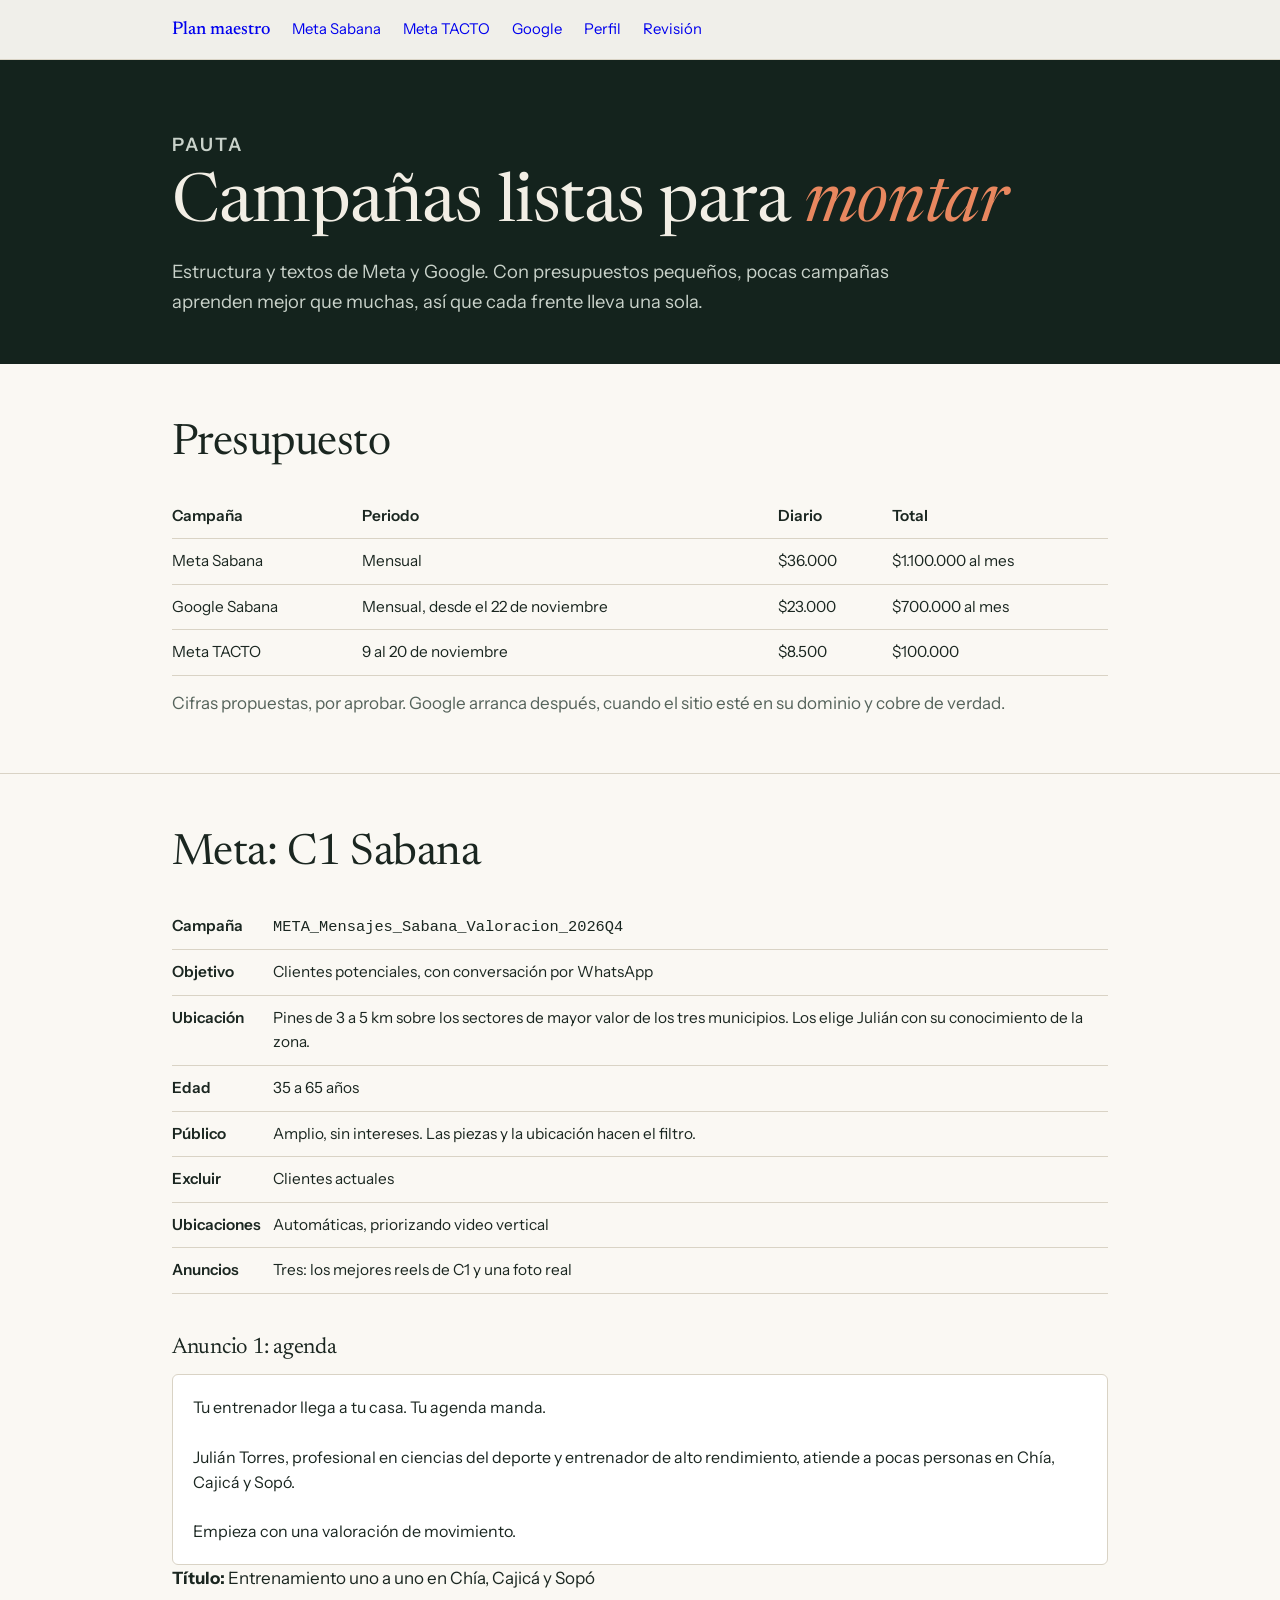
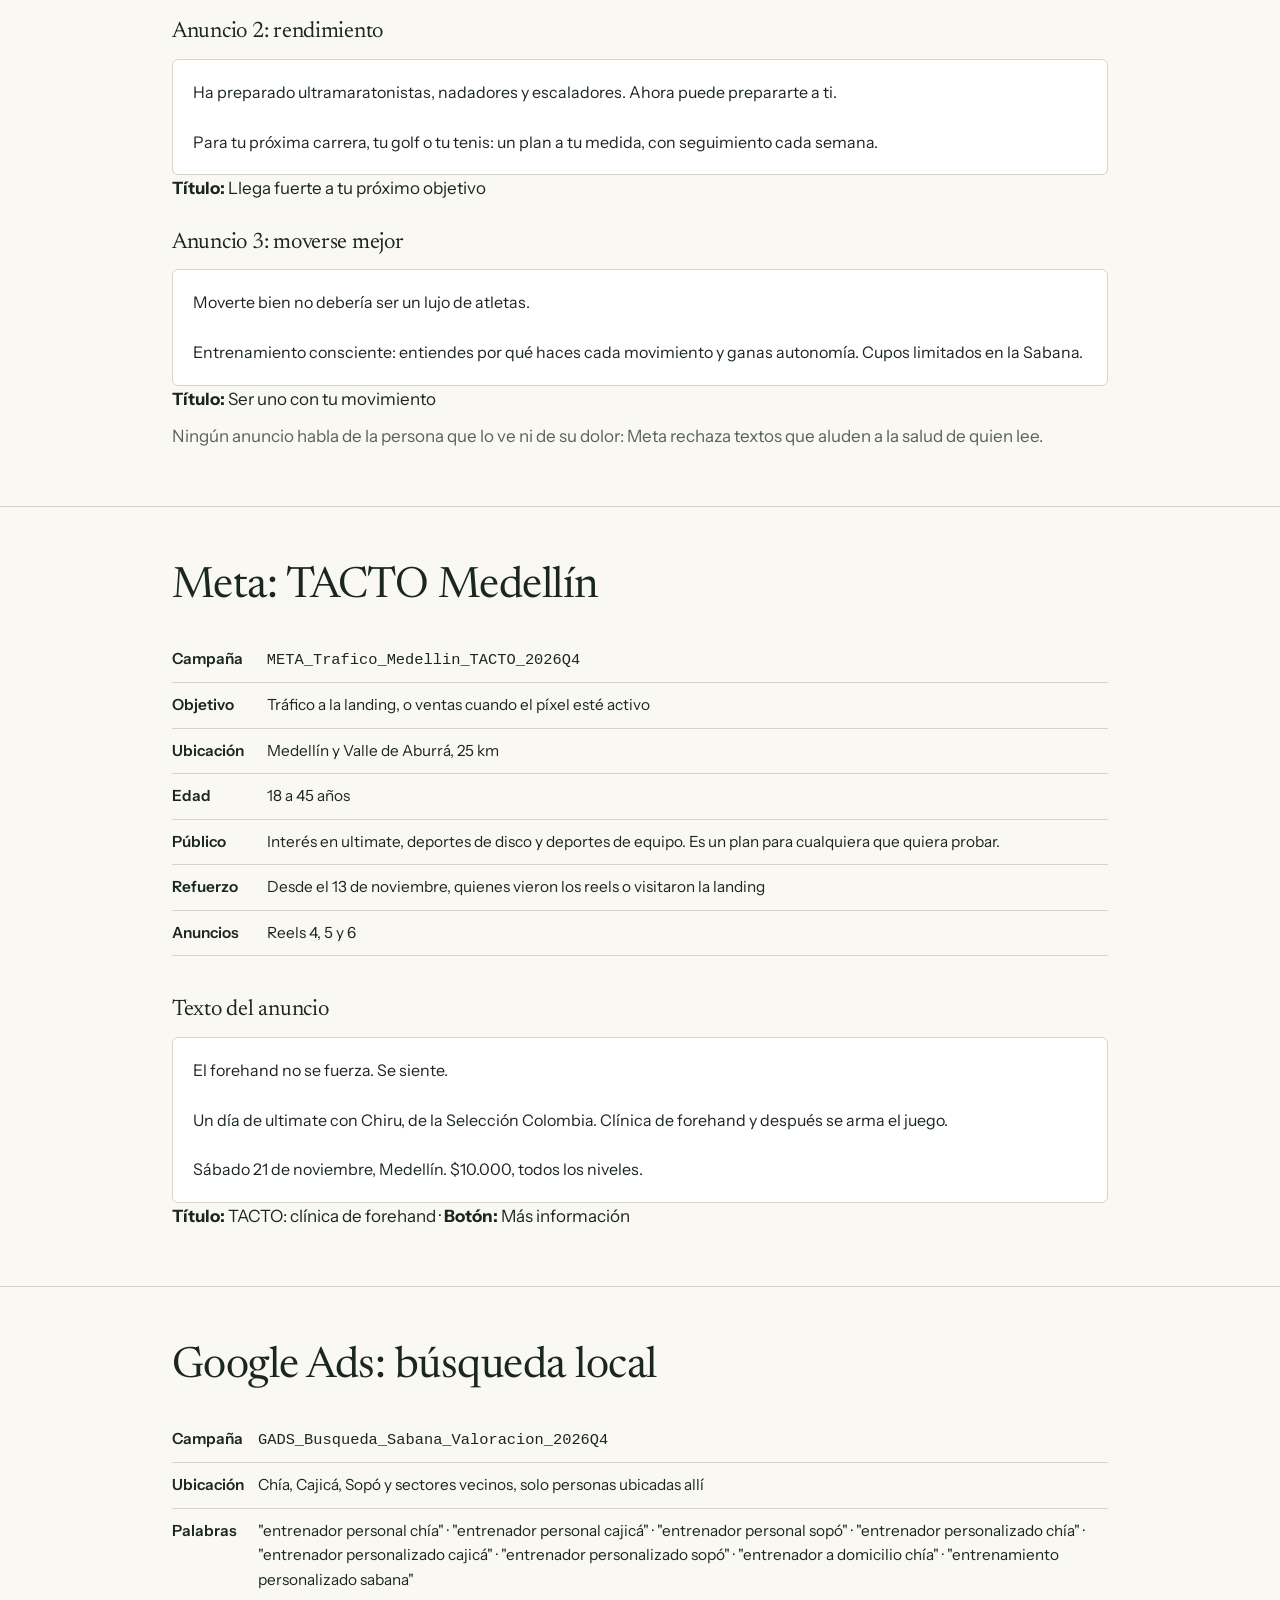
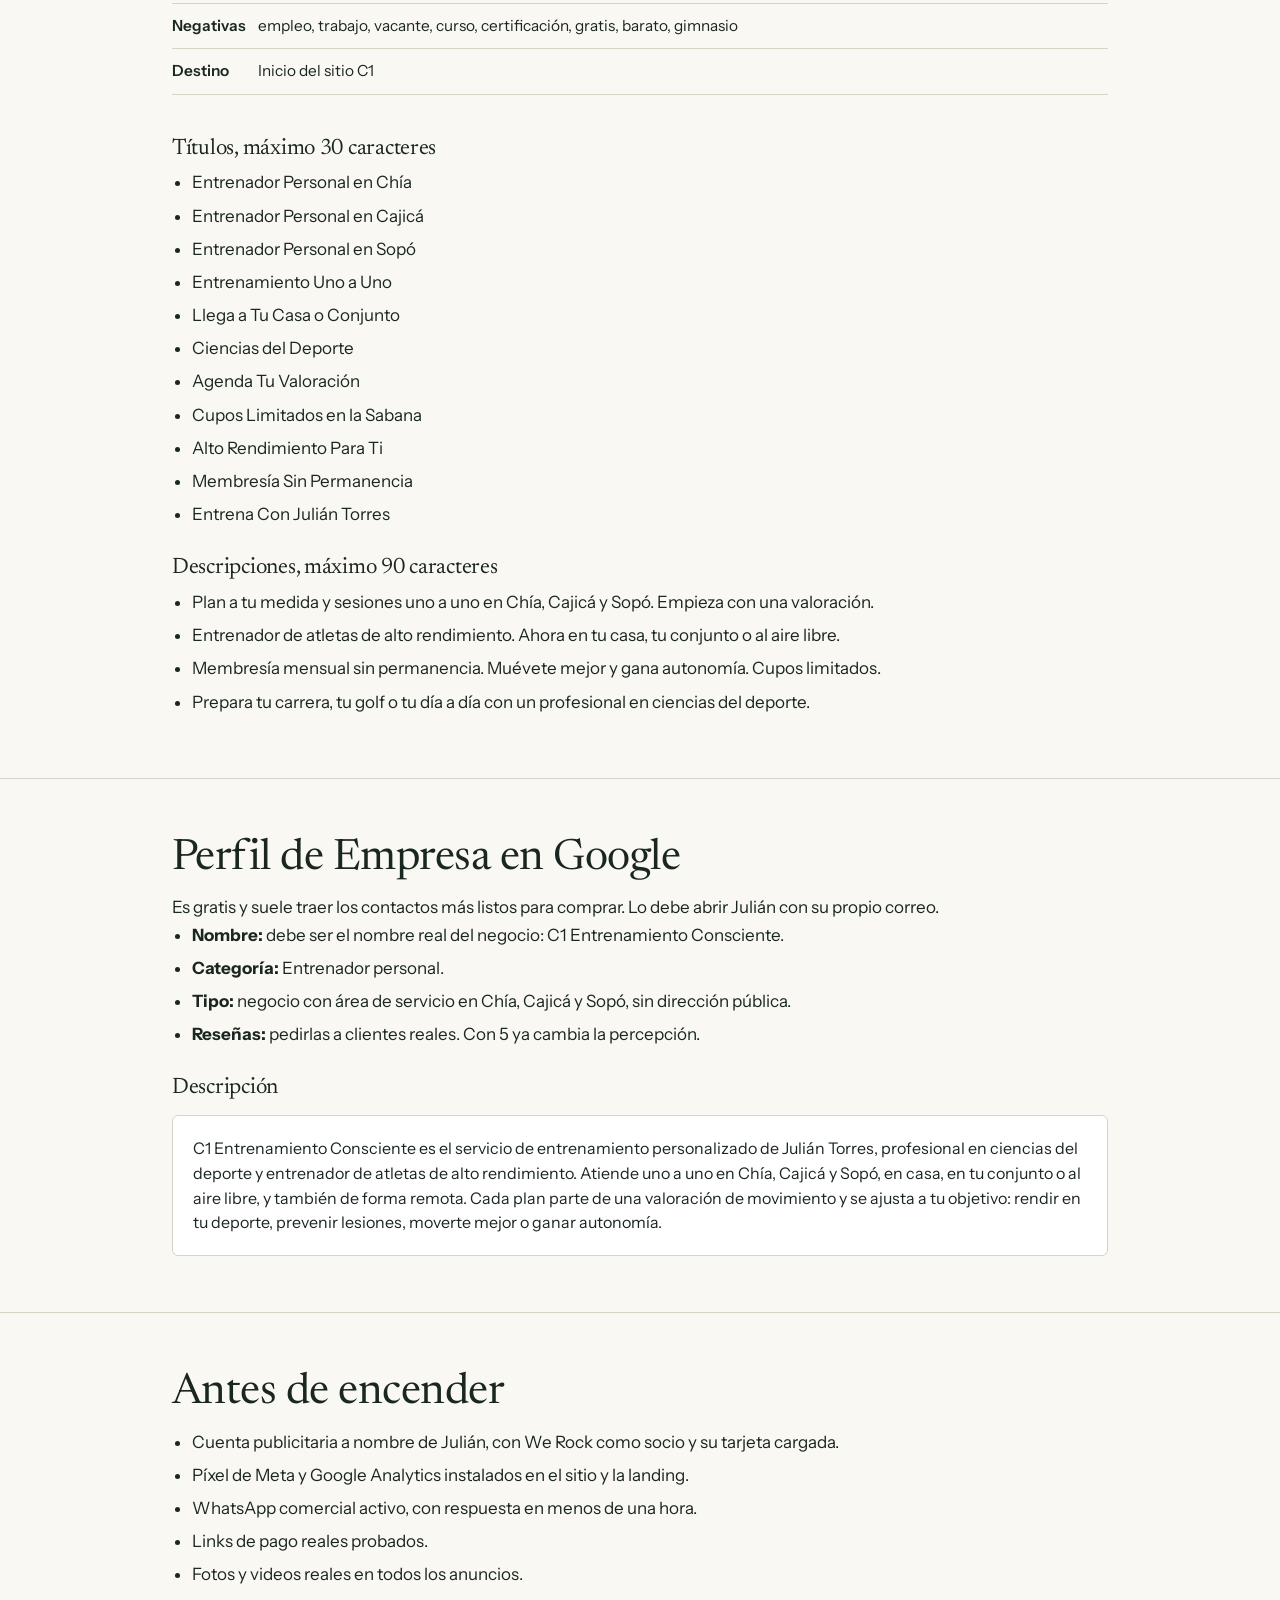
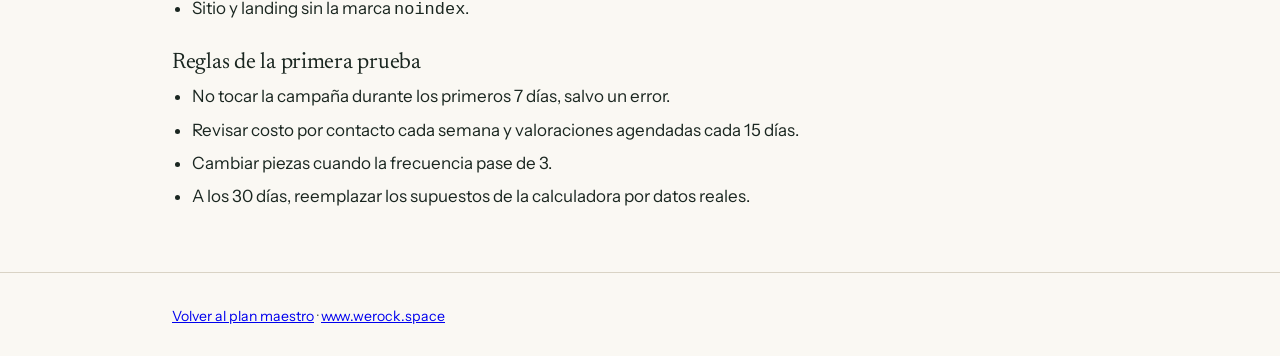
<file: kit/pauta.html>
<!DOCTYPE html>
<html lang="es-CO">
<head>
<meta charset="utf-8">
<meta name="viewport" content="width=device-width,initial-scale=1">
<title>Chiru · Pauta lista para montar</title>
<meta name="robots" content="noindex">
<link rel="preconnect" href="https://fonts.googleapis.com">
<link rel="preconnect" href="https://fonts.gstatic.com" crossorigin>
<link href="https://fonts.googleapis.com/css2?family=Instrument+Sans:wght@400;600&family=Newsreader:ital,opsz,wght@0,6..72,300..500;1,6..72,300..500&display=swap" rel="stylesheet">
<link rel="stylesheet" href="kit.css">
</head>
<body>
<div class="nav"><div class="wrap"><b><a href="../index.html">Plan maestro</a></b><a href="#meta-sabana">Meta Sabana</a><a href="#meta-tacto">Meta TACTO</a><a href="#google">Google</a><a href="#perfil">Perfil</a><a href="#revision">Revisión</a></div></div>
<header class="portada"><div class="wrap">
  <p class="eyebrow">Pauta</p>
  <h1>Campañas listas para <em>montar</em></h1>
  <p>Estructura y textos de Meta y Google. Con presupuestos pequeños, pocas campañas aprenden mejor que muchas, así que cada frente lleva una sola.</p>
</div></header>
<main>
<section><div class="wrap">
  <h2>Presupuesto</h2>
  <div class="scroll"><table>
    <tr><th>Campaña</th><th>Periodo</th><th>Diario</th><th>Total</th></tr>
    <tr><td>Meta Sabana</td><td>Mensual</td><td>$36.000</td><td>$1.100.000 al mes</td></tr>
    <tr><td>Google Sabana</td><td>Mensual, desde el 22 de noviembre</td><td>$23.000</td><td>$700.000 al mes</td></tr>
    <tr><td>Meta TACTO</td><td>9 al 20 de noviembre</td><td>$8.500</td><td>$100.000</td></tr>
  </table></div>
  <p class="suave">Cifras propuestas, por aprobar. Google arranca después, cuando el sitio esté en su dominio y cobre de verdad.</p>
</div></section>

<section id="meta-sabana"><div class="wrap">
  <h2>Meta: C1 Sabana</h2>
  <div class="scroll"><table>
    <tr><th>Campaña</th><td><code>META_Mensajes_Sabana_Valoracion_2026Q4</code></td></tr>
    <tr><th>Objetivo</th><td>Clientes potenciales, con conversación por WhatsApp</td></tr>
    <tr><th>Ubicación</th><td>Pines de 3 a 5 km sobre los sectores de mayor valor de los tres municipios. Los elige Julián con su conocimiento de la zona.</td></tr>
    <tr><th>Edad</th><td>35 a 65 años</td></tr>
    <tr><th>Público</th><td>Amplio, sin intereses. Las piezas y la ubicación hacen el filtro.</td></tr>
    <tr><th>Excluir</th><td>Clientes actuales</td></tr>
    <tr><th>Ubicaciones</th><td>Automáticas, priorizando video vertical</td></tr>
    <tr><th>Anuncios</th><td>Tres: los mejores reels de C1 y una foto real</td></tr>
  </table></div>

  <h3>Anuncio 1: agenda</h3>
  <div class="msg"><pre>Tu entrenador llega a tu casa. Tu agenda manda.

Julián Torres, profesional en ciencias del deporte y entrenador de alto rendimiento, atiende a pocas personas en Chía, Cajicá y Sopó.

Empieza con una valoración de movimiento.</pre></div>
  <p><b>Título:</b> Entrenamiento uno a uno en Chía, Cajicá y Sopó</p>

  <h3>Anuncio 2: rendimiento</h3>
  <div class="msg"><pre>Ha preparado ultramaratonistas, nadadores y escaladores. Ahora puede prepararte a ti.

Para tu próxima carrera, tu golf o tu tenis: un plan a tu medida, con seguimiento cada semana.</pre></div>
  <p><b>Título:</b> Llega fuerte a tu próximo objetivo</p>

  <h3>Anuncio 3: moverse mejor</h3>
  <div class="msg"><pre>Moverte bien no debería ser un lujo de atletas.

Entrenamiento consciente: entiendes por qué haces cada movimiento y ganas autonomía. Cupos limitados en la Sabana.</pre></div>
  <p><b>Título:</b> Ser uno con tu movimiento</p>
  <p class="suave">Ningún anuncio habla de la persona que lo ve ni de su dolor: Meta rechaza textos que aluden a la salud de quien lee.</p>
</div></section>

<section id="meta-tacto"><div class="wrap">
  <h2>Meta: TACTO Medellín</h2>
  <div class="scroll"><table>
    <tr><th>Campaña</th><td><code>META_Trafico_Medellin_TACTO_2026Q4</code></td></tr>
    <tr><th>Objetivo</th><td>Tráfico a la landing, o ventas cuando el píxel esté activo</td></tr>
    <tr><th>Ubicación</th><td>Medellín y Valle de Aburrá, 25 km</td></tr>
    <tr><th>Edad</th><td>18 a 45 años</td></tr>
    <tr><th>Público</th><td>Interés en ultimate, deportes de disco y deportes de equipo. Es un plan para cualquiera que quiera probar.</td></tr>
    <tr><th>Refuerzo</th><td>Desde el 13 de noviembre, quienes vieron los reels o visitaron la landing</td></tr>
    <tr><th>Anuncios</th><td>Reels 4, 5 y 6</td></tr>
  </table></div>
  <h3>Texto del anuncio</h3>
  <div class="msg"><pre>El forehand no se fuerza. Se siente.

Un día de ultimate con Chiru, de la Selección Colombia. Clínica de forehand y después se arma el juego.

Sábado 21 de noviembre, Medellín. $10.000, todos los niveles.</pre></div>
  <p><b>Título:</b> TACTO: clínica de forehand · <b>Botón:</b> Más información</p>
</div></section>

<section id="google"><div class="wrap">
  <h2>Google Ads: búsqueda local</h2>
  <div class="scroll"><table>
    <tr><th>Campaña</th><td><code>GADS_Busqueda_Sabana_Valoracion_2026Q4</code></td></tr>
    <tr><th>Ubicación</th><td>Chía, Cajicá, Sopó y sectores vecinos, solo personas ubicadas allí</td></tr>
    <tr><th>Palabras</th><td>"entrenador personal chía" · "entrenador personal cajicá" · "entrenador personal sopó" · "entrenador personalizado chía" · "entrenador personalizado cajicá" · "entrenador personalizado sopó" · "entrenador a domicilio chía" · "entrenamiento personalizado sabana"</td></tr>
    <tr><th>Negativas</th><td>empleo, trabajo, vacante, curso, certificación, gratis, barato, gimnasio</td></tr>
    <tr><th>Destino</th><td>Inicio del sitio C1</td></tr>
  </table></div>
  <h3>Títulos, máximo 30 caracteres</h3>
  <ul id="titulos">
    <li>Entrenador Personal en Chía</li>
    <li>Entrenador Personal en Cajicá</li>
    <li>Entrenador Personal en Sopó</li>
    <li>Entrenamiento Uno a Uno</li>
    <li>Llega a Tu Casa o Conjunto</li>
    <li>Ciencias del Deporte</li>
    <li>Agenda Tu Valoración</li>
    <li>Cupos Limitados en la Sabana</li>
    <li>Alto Rendimiento Para Ti</li>
    <li>Membresía Sin Permanencia</li>
    <li>Entrena Con Julián Torres</li>
  </ul>
  <h3>Descripciones, máximo 90 caracteres</h3>
  <ul id="descripciones">
    <li>Plan a tu medida y sesiones uno a uno en Chía, Cajicá y Sopó. Empieza con una valoración.</li>
    <li>Entrenador de atletas de alto rendimiento. Ahora en tu casa, tu conjunto o al aire libre.</li>
    <li>Membresía mensual sin permanencia. Muévete mejor y gana autonomía. Cupos limitados.</li>
    <li>Prepara tu carrera, tu golf o tu día a día con un profesional en ciencias del deporte.</li>
  </ul>
</div></section>

<section id="perfil"><div class="wrap">
  <h2>Perfil de Empresa en Google</h2>
  <p>Es gratis y suele traer los contactos más listos para comprar. Lo debe abrir Julián con su propio correo.</p>
  <ul>
    <li><b>Nombre:</b> debe ser el nombre real del negocio: C1 Entrenamiento Consciente.</li>
    <li><b>Categoría:</b> Entrenador personal.</li>
    <li><b>Tipo:</b> negocio con área de servicio en Chía, Cajicá y Sopó, sin dirección pública.</li>
    <li><b>Reseñas:</b> pedirlas a clientes reales. Con 5 ya cambia la percepción.</li>
  </ul>
  <h3>Descripción</h3>
  <div class="msg"><pre>C1 Entrenamiento Consciente es el servicio de entrenamiento personalizado de Julián Torres, profesional en ciencias del deporte y entrenador de atletas de alto rendimiento. Atiende uno a uno en Chía, Cajicá y Sopó, en casa, en tu conjunto o al aire libre, y también de forma remota. Cada plan parte de una valoración de movimiento y se ajusta a tu objetivo: rendir en tu deporte, prevenir lesiones, moverte mejor o ganar autonomía.</pre></div>
</div></section>

<section id="revision"><div class="wrap">
  <h2>Antes de encender</h2>
  <ul>
    <li>Cuenta publicitaria a nombre de Julián, con We Rock como socio y su tarjeta cargada.</li>
    <li>Píxel de Meta y Google Analytics instalados en el sitio y la landing.</li>
    <li>WhatsApp comercial activo, con respuesta en menos de una hora.</li>
    <li>Links de pago reales probados.</li>
    <li>Fotos y videos reales en todos los anuncios.</li>
    <li>Sitio y landing sin la marca <code>noindex</code>.</li>
  </ul>
  <h3>Reglas de la primera prueba</h3>
  <ul>
    <li>No tocar la campaña durante los primeros 7 días, salvo un error.</li>
    <li>Revisar costo por contacto cada semana y valoraciones agendadas cada 15 días.</li>
    <li>Cambiar piezas cuando la frecuencia pase de 3.</li>
    <li>A los 30 días, reemplazar los supuestos de la calculadora por datos reales.</li>
  </ul>
</div></section>
</main>
<footer><div class="wrap"><a href="../index.html">Volver al plan maestro</a> · <a href="https://www.werock.space">www.werock.space</a></div></footer>
</body>
</html>
</file>
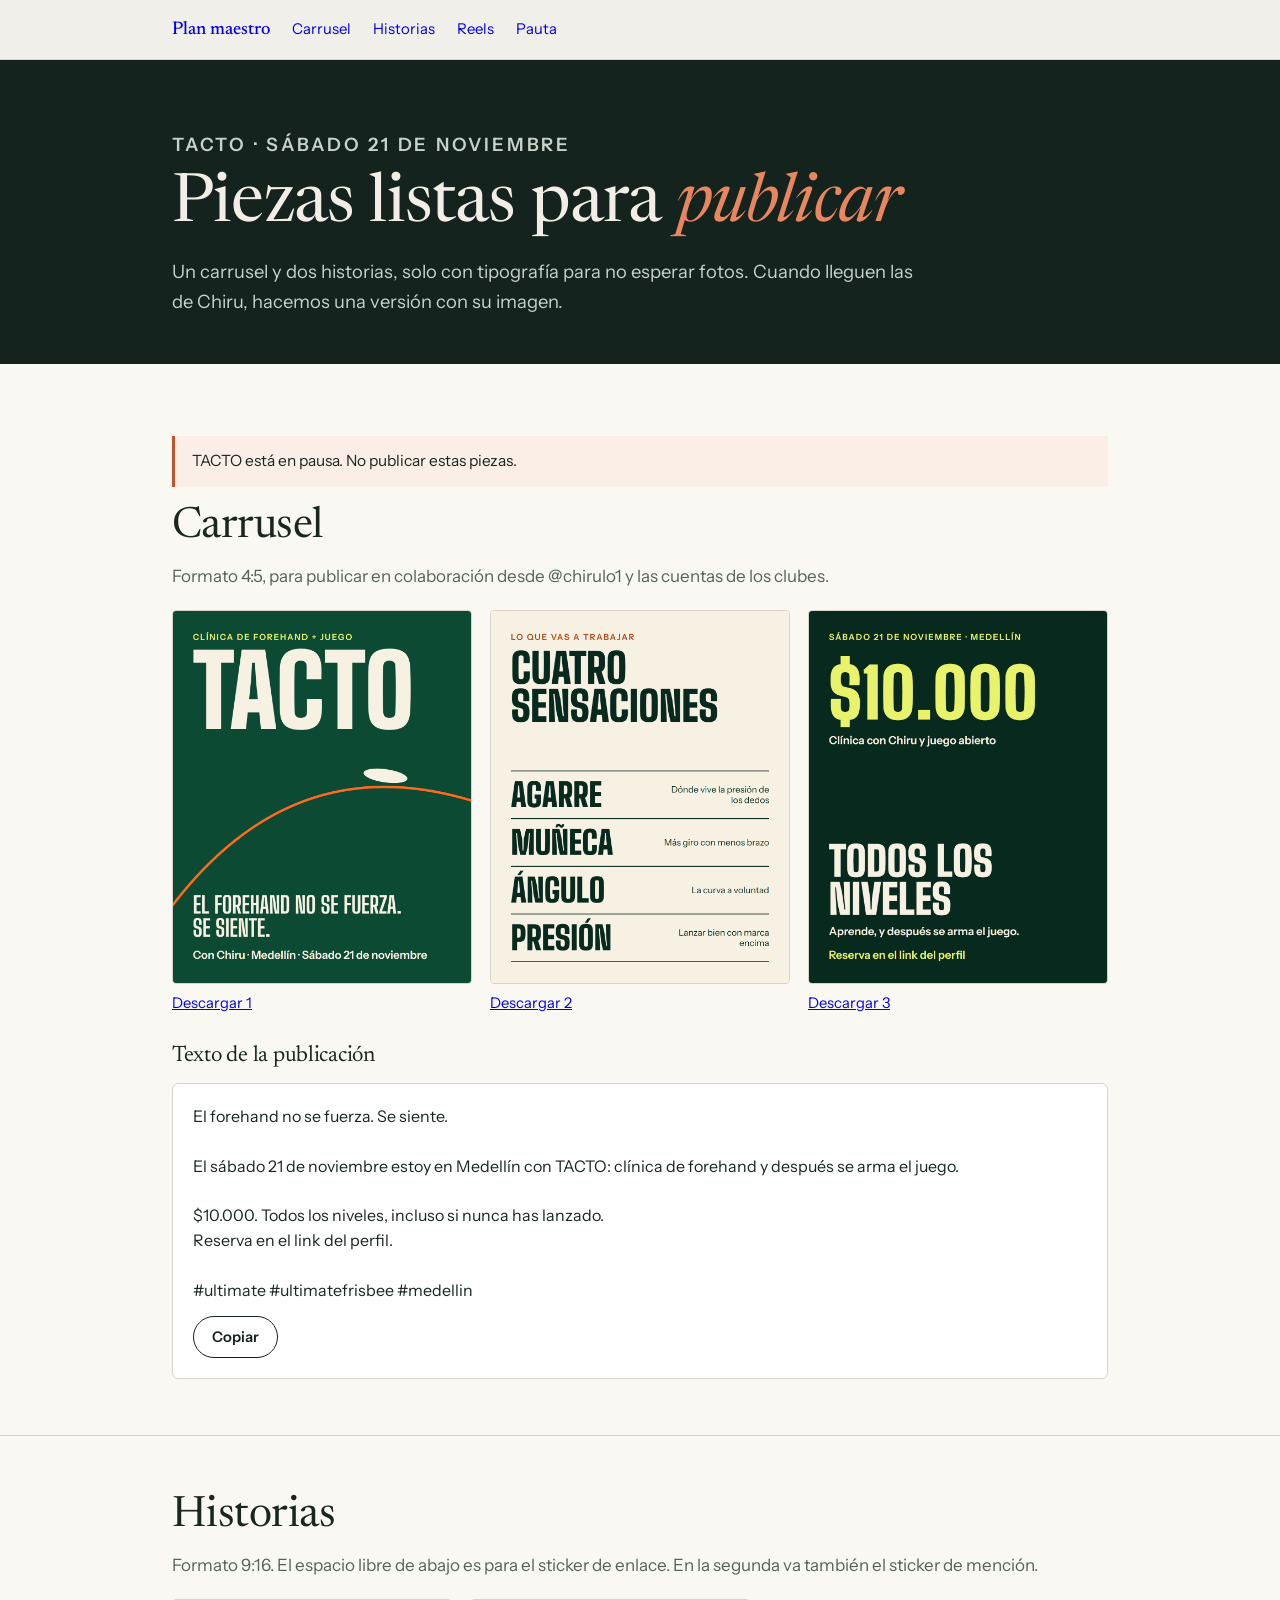
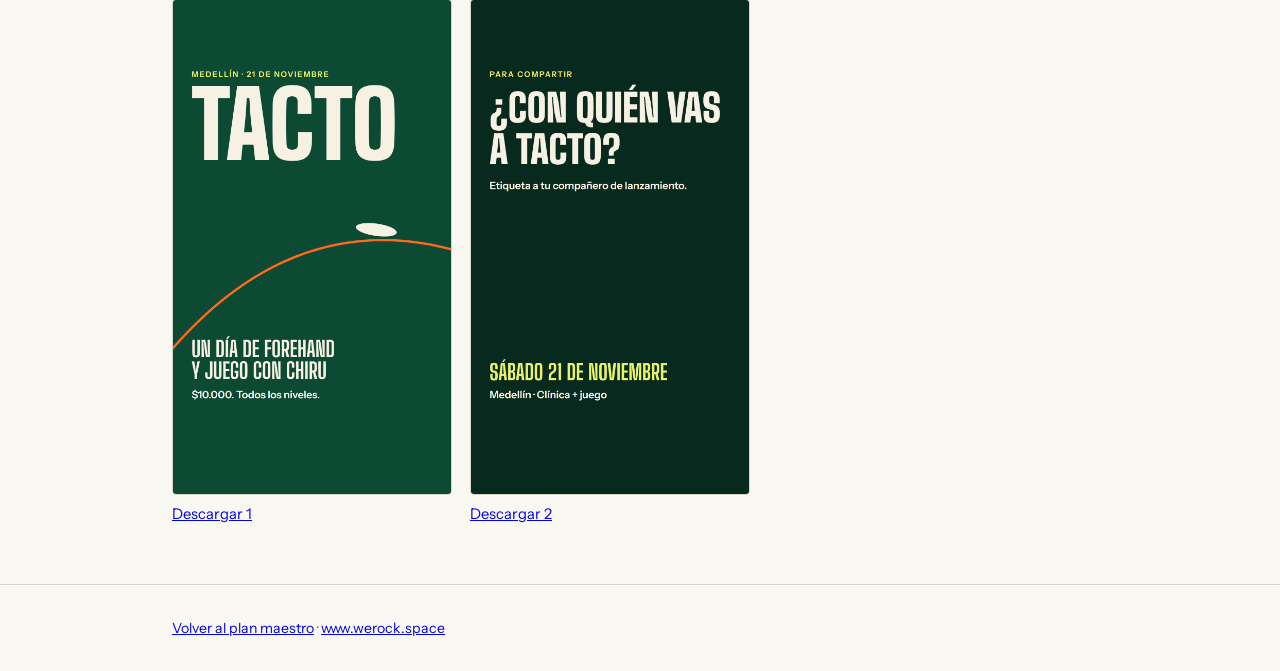
<file: kit/piezas.html>
<!DOCTYPE html>
<html lang="es-CO">
<head>
<meta charset="utf-8">
<meta name="viewport" content="width=device-width,initial-scale=1">
<title>Chiru · Piezas de TACTO</title>
<meta name="robots" content="noindex">
<link rel="preconnect" href="https://fonts.googleapis.com">
<link rel="preconnect" href="https://fonts.gstatic.com" crossorigin>
<link href="https://fonts.googleapis.com/css2?family=Instrument+Sans:wght@400;600&family=Newsreader:ital,opsz,wght@0,6..72,300..500;1,6..72,300..500&display=swap" rel="stylesheet">
<link rel="stylesheet" href="kit.css">
<style>
.galeria{display:grid;grid-template-columns:repeat(3,minmax(0,1fr));gap:18px;margin-top:20px;align-items:start}
.galeria.dos{grid-template-columns:repeat(2,minmax(0,280px))}
.galeria figure{margin:0}
.galeria img{display:block;width:100%;height:auto;border-radius:4px;border:1px solid var(--linea)}
.galeria a{display:inline-block;margin-top:8px;font-size:.92rem}
@media (max-width:640px){.galeria,.galeria.dos{grid-template-columns:1fr}}
</style>
</head>
<body>
<div class="nav"><div class="wrap"><b><a href="../index.html">Plan maestro</a></b><a href="#carrusel">Carrusel</a><a href="#historias">Historias</a><a href="reels.html">Reels</a><a href="pauta.html">Pauta</a></div></div>
<header class="portada"><div class="wrap">
  <p class="eyebrow">TACTO · Sábado 21 de noviembre</p>
  <h1>Piezas listas para <em>publicar</em></h1>
  <p>Un carrusel y dos historias, solo con tipografía para no esperar fotos. Cuando lleguen las de Chiru, hacemos una versión con su imagen.</p>
</div></header>
<main>
<section id="carrusel"><div class="wrap">
  <div class="nota">TACTO está en pausa. No publicar estas piezas.</div>
  <h2>Carrusel</h2>
  <p class="suave">Formato 4:5, para publicar en colaboración desde @chirulo1 y las cuentas de los clubes.</p>
  <div class="galeria">
    <figure><img src="tacto/tacto-carrusel-1.png" alt="Portada: TACTO, el forehand no se fuerza, se siente" width="1080" height="1350"><a href="tacto/tacto-carrusel-1.png" download>Descargar 1</a></figure>
    <figure><img src="tacto/tacto-carrusel-2.png" alt="Agarre, muñeca, ángulo y presión" width="1080" height="1350"><a href="tacto/tacto-carrusel-2.png" download>Descargar 2</a></figure>
    <figure><img src="tacto/tacto-carrusel-3.png" alt="10.000 pesos, clínica con Chiru y juego abierto, todos los niveles" width="1080" height="1350"><a href="tacto/tacto-carrusel-3.png" download>Descargar 3</a></figure>
  </div>
  <h3>Texto de la publicación</h3>
  <div class="msg"><pre>El forehand no se fuerza. Se siente.

El sábado 21 de noviembre estoy en Medellín con TACTO: clínica de forehand y después se arma el juego.

$10.000. Todos los niveles, incluso si nunca has lanzado.
Reserva en el link del perfil.

#ultimate #ultimatefrisbee #medellin</pre><button class="copiar">Copiar</button></div>
</div></section>

<section id="historias"><div class="wrap">
  <h2>Historias</h2>
  <p class="suave">Formato 9:16. El espacio libre de abajo es para el sticker de enlace. En la segunda va también el sticker de mención.</p>
  <div class="galeria dos">
    <figure><img src="tacto/tacto-historia-1.png" alt="TACTO, un día de forehand y juego con Chiru" width="1080" height="1920"><a href="tacto/tacto-historia-1.png" download>Descargar 1</a></figure>
    <figure><img src="tacto/tacto-historia-2.png" alt="¿Con quién vas a TACTO?" width="1080" height="1920"><a href="tacto/tacto-historia-2.png" download>Descargar 2</a></figure>
  </div>
</div></section>
</main>
<footer><div class="wrap"><a href="../index.html">Volver al plan maestro</a> · <a href="https://www.werock.space">www.werock.space</a></div></footer>
<script>
document.querySelectorAll('.copiar').forEach(b=>b.addEventListener('click',async()=>{
  const t=b.parentElement.querySelector('pre').textContent;
  try{await navigator.clipboard.writeText(t);b.textContent='Copiado'}catch{b.textContent='Selecciona el texto y cópialo'}
  setTimeout(()=>b.textContent='Copiar',2200);
}));
</script>
</body>
</html>
</file>
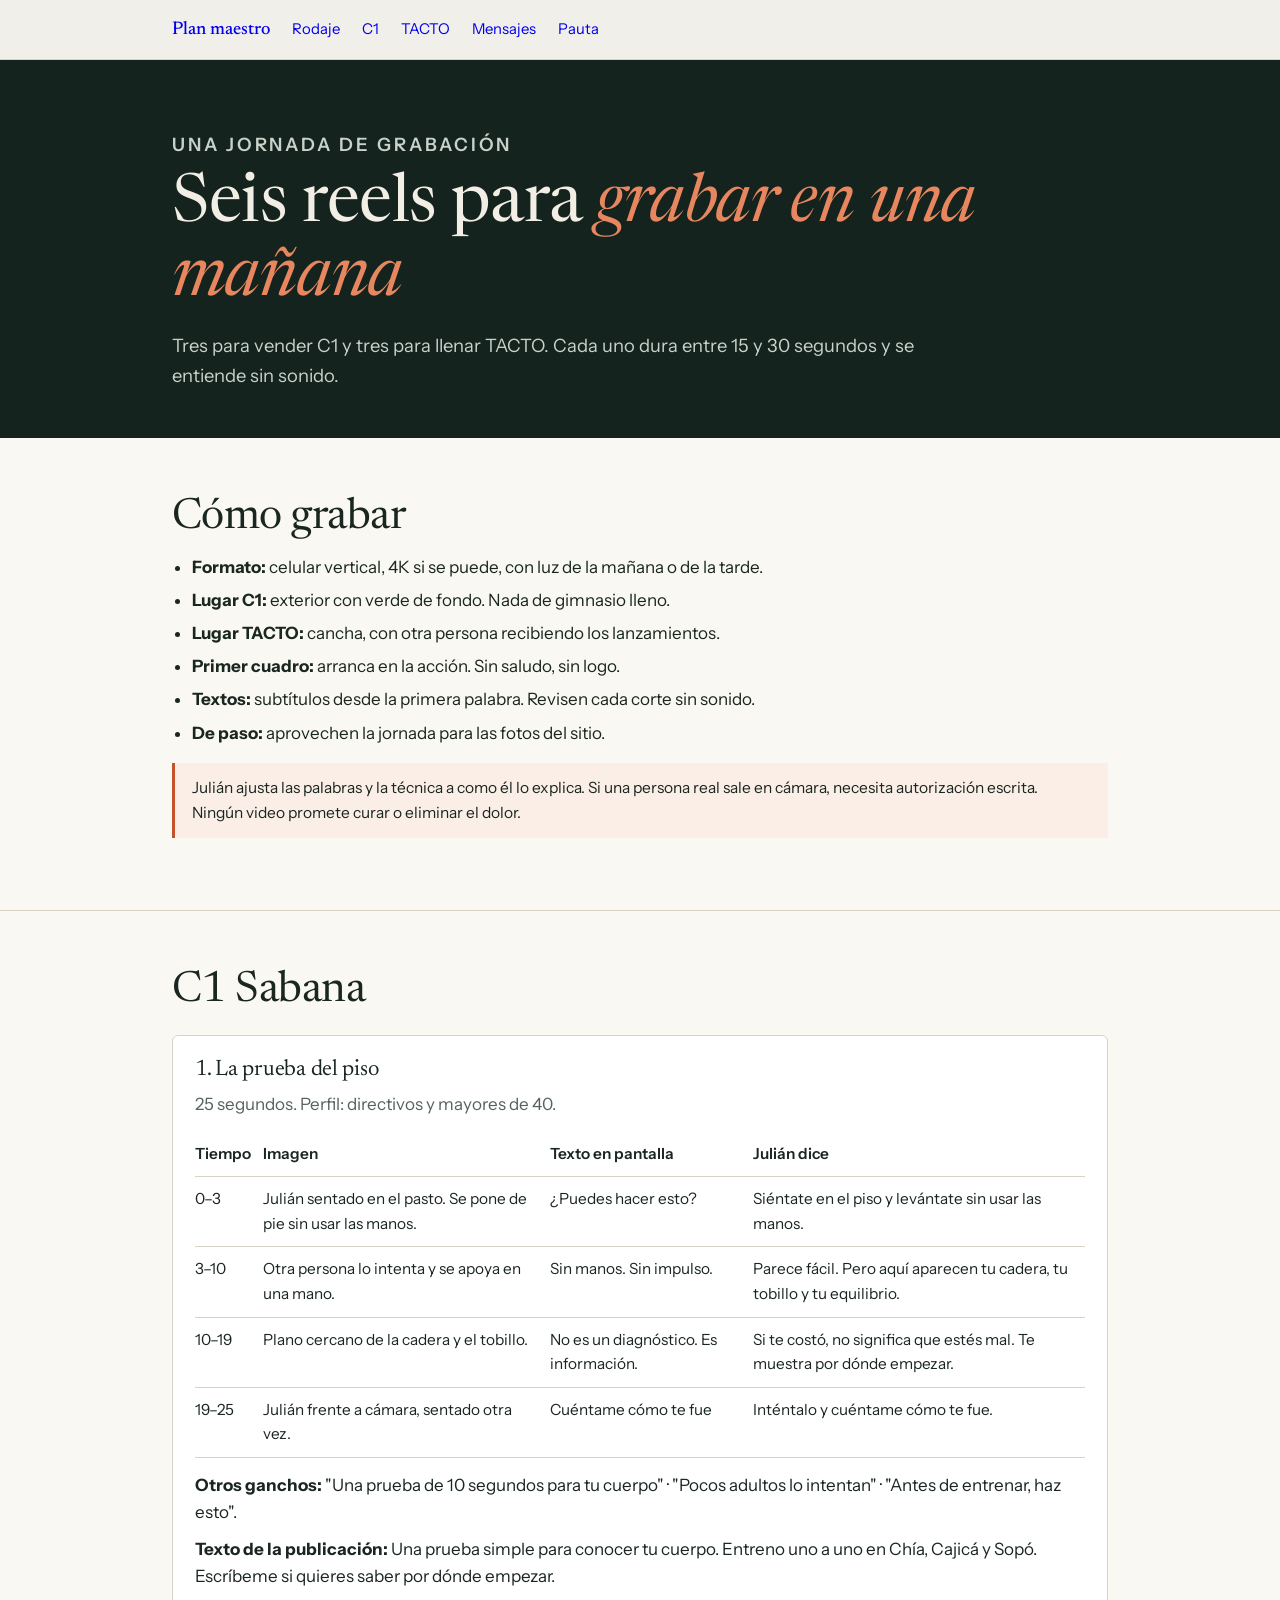
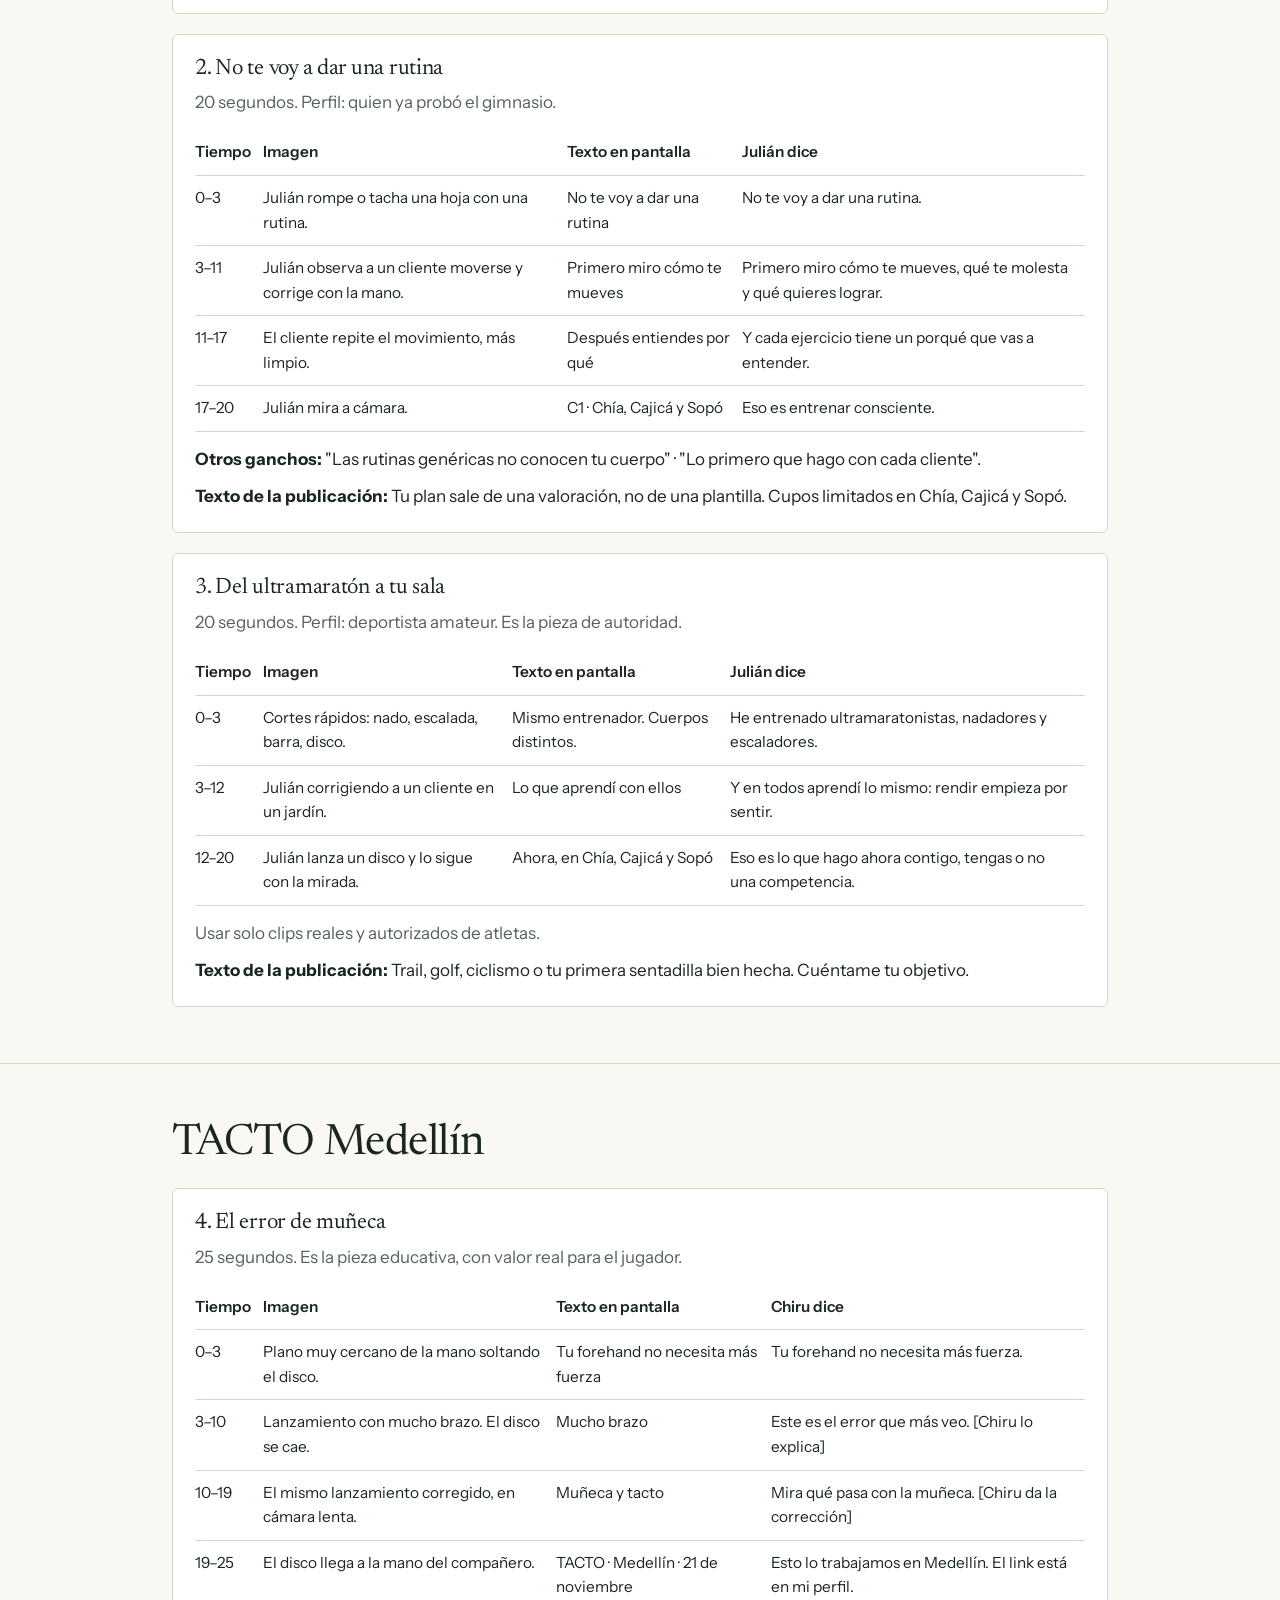
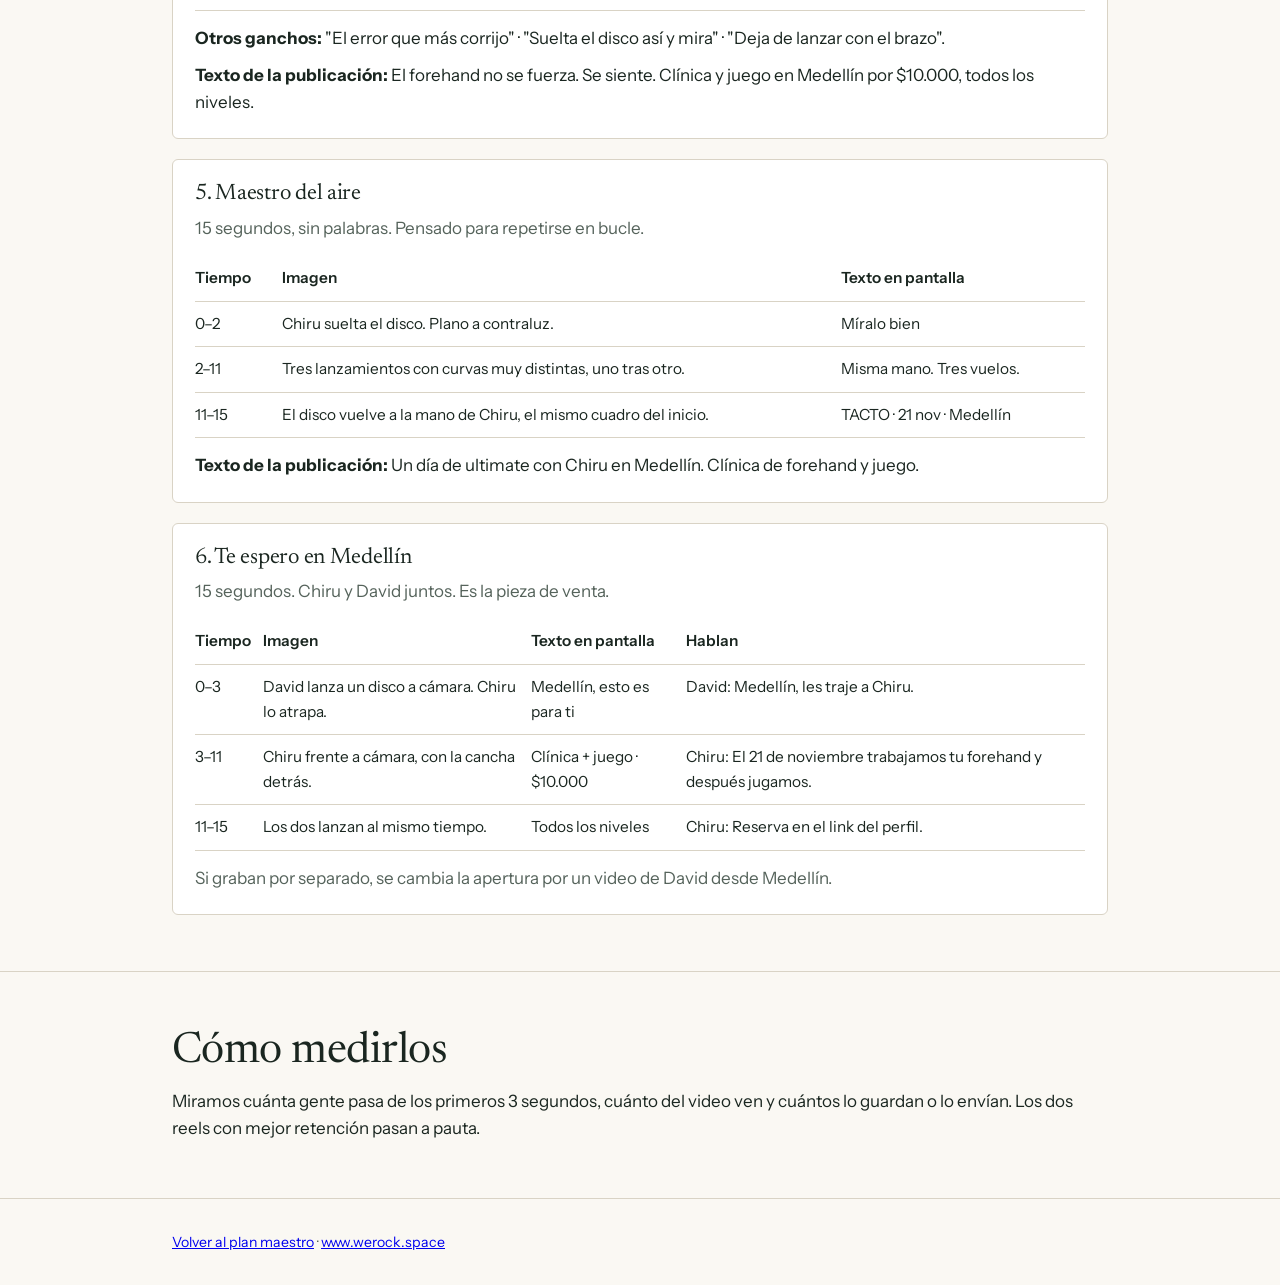
<file: kit/reels.html>
<!DOCTYPE html>
<html lang="es-CO">
<head>
<meta charset="utf-8">
<meta name="viewport" content="width=device-width,initial-scale=1">
<title>Chiru · Guiones de reels</title>
<meta name="robots" content="noindex">
<link rel="preconnect" href="https://fonts.googleapis.com">
<link rel="preconnect" href="https://fonts.gstatic.com" crossorigin>
<link href="https://fonts.googleapis.com/css2?family=Instrument+Sans:wght@400;600&family=Newsreader:ital,opsz,wght@0,6..72,300..500;1,6..72,300..500&display=swap" rel="stylesheet">
<link rel="stylesheet" href="kit.css">
</head>
<body>
<div class="nav"><div class="wrap"><b><a href="../index.html">Plan maestro</a></b><a href="#rodaje">Rodaje</a><a href="#c1">C1</a><a href="#tacto">TACTO</a><a href="mensajes.html">Mensajes</a><a href="pauta.html">Pauta</a></div></div>
<header class="portada"><div class="wrap">
  <p class="eyebrow">Una jornada de grabación</p>
  <h1>Seis reels para <em>grabar en una mañana</em></h1>
  <p>Tres para vender C1 y tres para llenar TACTO. Cada uno dura entre 15 y 30 segundos y se entiende sin sonido.</p>
</div></header>
<main>
<section id="rodaje"><div class="wrap">
  <h2>Cómo grabar</h2>
  <ul>
    <li><b>Formato:</b> celular vertical, 4K si se puede, con luz de la mañana o de la tarde.</li>
    <li><b>Lugar C1:</b> exterior con verde de fondo. Nada de gimnasio lleno.</li>
    <li><b>Lugar TACTO:</b> cancha, con otra persona recibiendo los lanzamientos.</li>
    <li><b>Primer cuadro:</b> arranca en la acción. Sin saludo, sin logo.</li>
    <li><b>Textos:</b> subtítulos desde la primera palabra. Revisen cada corte sin sonido.</li>
    <li><b>De paso:</b> aprovechen la jornada para las fotos del sitio.</li>
  </ul>
  <div class="nota">Julián ajusta las palabras y la técnica a como él lo explica. Si una persona real sale en cámara, necesita autorización escrita. Ningún video promete curar o eliminar el dolor.</div>
</div></section>

<section id="c1"><div class="wrap">
  <h2>C1 Sabana</h2>

  <article class="guion">
    <h3>1. La prueba del piso</h3>
    <p class="suave">25 segundos. Perfil: directivos y mayores de 40.</p>
    <div class="scroll"><table>
      <tr><th>Tiempo</th><th>Imagen</th><th>Texto en pantalla</th><th>Julián dice</th></tr>
      <tr><td>0–3</td><td>Julián sentado en el pasto. Se pone de pie sin usar las manos.</td><td>¿Puedes hacer esto?</td><td>Siéntate en el piso y levántate sin usar las manos.</td></tr>
      <tr><td>3–10</td><td>Otra persona lo intenta y se apoya en una mano.</td><td>Sin manos. Sin impulso.</td><td>Parece fácil. Pero aquí aparecen tu cadera, tu tobillo y tu equilibrio.</td></tr>
      <tr><td>10–19</td><td>Plano cercano de la cadera y el tobillo.</td><td>No es un diagnóstico. Es información.</td><td>Si te costó, no significa que estés mal. Te muestra por dónde empezar.</td></tr>
      <tr><td>19–25</td><td>Julián frente a cámara, sentado otra vez.</td><td>Cuéntame cómo te fue</td><td>Inténtalo y cuéntame cómo te fue.</td></tr>
    </table></div>
    <p><b>Otros ganchos:</b> "Una prueba de 10 segundos para tu cuerpo" · "Pocos adultos lo intentan" · "Antes de entrenar, haz esto".</p>
    <p><b>Texto de la publicación:</b> Una prueba simple para conocer tu cuerpo. Entreno uno a uno en Chía, Cajicá y Sopó. Escríbeme si quieres saber por dónde empezar.</p>
  </article>

  <article class="guion">
    <h3>2. No te voy a dar una rutina</h3>
    <p class="suave">20 segundos. Perfil: quien ya probó el gimnasio.</p>
    <div class="scroll"><table>
      <tr><th>Tiempo</th><th>Imagen</th><th>Texto en pantalla</th><th>Julián dice</th></tr>
      <tr><td>0–3</td><td>Julián rompe o tacha una hoja con una rutina.</td><td>No te voy a dar una rutina</td><td>No te voy a dar una rutina.</td></tr>
      <tr><td>3–11</td><td>Julián observa a un cliente moverse y corrige con la mano.</td><td>Primero miro cómo te mueves</td><td>Primero miro cómo te mueves, qué te molesta y qué quieres lograr.</td></tr>
      <tr><td>11–17</td><td>El cliente repite el movimiento, más limpio.</td><td>Después entiendes por qué</td><td>Y cada ejercicio tiene un porqué que vas a entender.</td></tr>
      <tr><td>17–20</td><td>Julián mira a cámara.</td><td>C1 · Chía, Cajicá y Sopó</td><td>Eso es entrenar consciente.</td></tr>
    </table></div>
    <p><b>Otros ganchos:</b> "Las rutinas genéricas no conocen tu cuerpo" · "Lo primero que hago con cada cliente".</p>
    <p><b>Texto de la publicación:</b> Tu plan sale de una valoración, no de una plantilla. Cupos limitados en Chía, Cajicá y Sopó.</p>
  </article>

  <article class="guion">
    <h3>3. Del ultramaratón a tu sala</h3>
    <p class="suave">20 segundos. Perfil: deportista amateur. Es la pieza de autoridad.</p>
    <div class="scroll"><table>
      <tr><th>Tiempo</th><th>Imagen</th><th>Texto en pantalla</th><th>Julián dice</th></tr>
      <tr><td>0–3</td><td>Cortes rápidos: nado, escalada, barra, disco.</td><td>Mismo entrenador. Cuerpos distintos.</td><td>He entrenado ultramaratonistas, nadadores y escaladores.</td></tr>
      <tr><td>3–12</td><td>Julián corrigiendo a un cliente en un jardín.</td><td>Lo que aprendí con ellos</td><td>Y en todos aprendí lo mismo: rendir empieza por sentir.</td></tr>
      <tr><td>12–20</td><td>Julián lanza un disco y lo sigue con la mirada.</td><td>Ahora, en Chía, Cajicá y Sopó</td><td>Eso es lo que hago ahora contigo, tengas o no una competencia.</td></tr>
    </table></div>
    <p class="suave">Usar solo clips reales y autorizados de atletas.</p>
    <p><b>Texto de la publicación:</b> Trail, golf, ciclismo o tu primera sentadilla bien hecha. Cuéntame tu objetivo.</p>
  </article>
</div></section>

<section id="tacto"><div class="wrap">
  <h2>TACTO Medellín</h2>

  <article class="guion">
    <h3>4. El error de muñeca</h3>
    <p class="suave">25 segundos. Es la pieza educativa, con valor real para el jugador.</p>
    <div class="scroll"><table>
      <tr><th>Tiempo</th><th>Imagen</th><th>Texto en pantalla</th><th>Chiru dice</th></tr>
      <tr><td>0–3</td><td>Plano muy cercano de la mano soltando el disco.</td><td>Tu forehand no necesita más fuerza</td><td>Tu forehand no necesita más fuerza.</td></tr>
      <tr><td>3–10</td><td>Lanzamiento con mucho brazo. El disco se cae.</td><td>Mucho brazo</td><td>Este es el error que más veo. [Chiru lo explica]</td></tr>
      <tr><td>10–19</td><td>El mismo lanzamiento corregido, en cámara lenta.</td><td>Muñeca y tacto</td><td>Mira qué pasa con la muñeca. [Chiru da la corrección]</td></tr>
      <tr><td>19–25</td><td>El disco llega a la mano del compañero.</td><td>TACTO · Medellín · 21 de noviembre</td><td>Esto lo trabajamos en Medellín. El link está en mi perfil.</td></tr>
    </table></div>
    <p><b>Otros ganchos:</b> "El error que más corrijo" · "Suelta el disco así y mira" · "Deja de lanzar con el brazo".</p>
    <p><b>Texto de la publicación:</b> El forehand no se fuerza. Se siente. Clínica y juego en Medellín por $10.000, todos los niveles.</p>
  </article>

  <article class="guion">
    <h3>5. Maestro del aire</h3>
    <p class="suave">15 segundos, sin palabras. Pensado para repetirse en bucle.</p>
    <div class="scroll"><table>
      <tr><th>Tiempo</th><th>Imagen</th><th>Texto en pantalla</th></tr>
      <tr><td>0–2</td><td>Chiru suelta el disco. Plano a contraluz.</td><td>Míralo bien</td></tr>
      <tr><td>2–11</td><td>Tres lanzamientos con curvas muy distintas, uno tras otro.</td><td>Misma mano. Tres vuelos.</td></tr>
      <tr><td>11–15</td><td>El disco vuelve a la mano de Chiru, el mismo cuadro del inicio.</td><td>TACTO · 21 nov · Medellín</td></tr>
    </table></div>
    <p><b>Texto de la publicación:</b> Un día de ultimate con Chiru en Medellín. Clínica de forehand y juego.</p>
  </article>

  <article class="guion">
    <h3>6. Te espero en Medellín</h3>
    <p class="suave">15 segundos. Chiru y David juntos. Es la pieza de venta.</p>
    <div class="scroll"><table>
      <tr><th>Tiempo</th><th>Imagen</th><th>Texto en pantalla</th><th>Hablan</th></tr>
      <tr><td>0–3</td><td>David lanza un disco a cámara. Chiru lo atrapa.</td><td>Medellín, esto es para ti</td><td>David: Medellín, les traje a Chiru.</td></tr>
      <tr><td>3–11</td><td>Chiru frente a cámara, con la cancha detrás.</td><td>Clínica + juego · $10.000</td><td>Chiru: El 21 de noviembre trabajamos tu forehand y después jugamos.</td></tr>
      <tr><td>11–15</td><td>Los dos lanzan al mismo tiempo.</td><td>Todos los niveles</td><td>Chiru: Reserva en el link del perfil.</td></tr>
    </table></div>
    <p class="suave">Si graban por separado, se cambia la apertura por un video de David desde Medellín.</p>
  </article>
</div></section>

<section><div class="wrap">
  <h2>Cómo medirlos</h2>
  <p>Miramos cuánta gente pasa de los primeros 3 segundos, cuánto del video ven y cuántos lo guardan o lo envían. Los dos reels con mejor retención pasan a pauta.</p>
</div></section>
</main>
<footer><div class="wrap"><a href="../index.html">Volver al plan maestro</a> · <a href="https://www.werock.space">www.werock.space</a></div></footer>
</body>
</html>
</file>
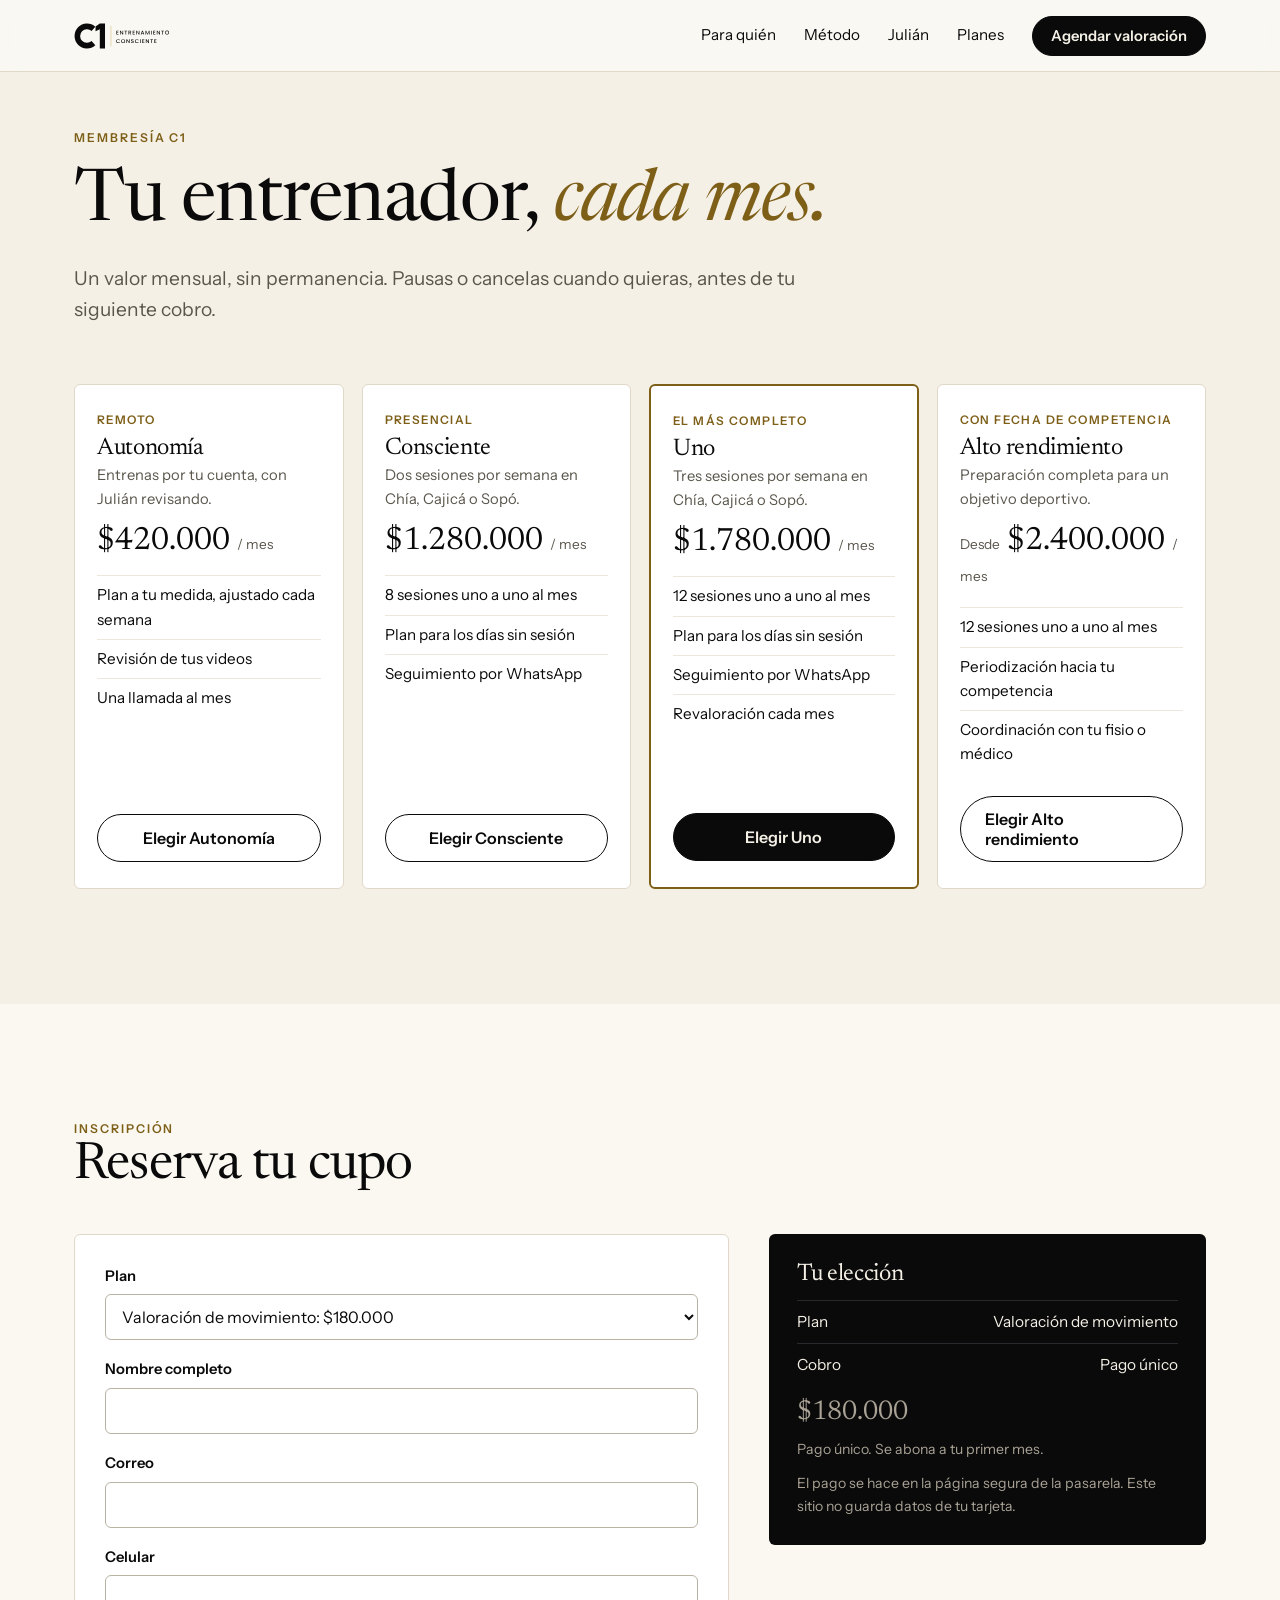
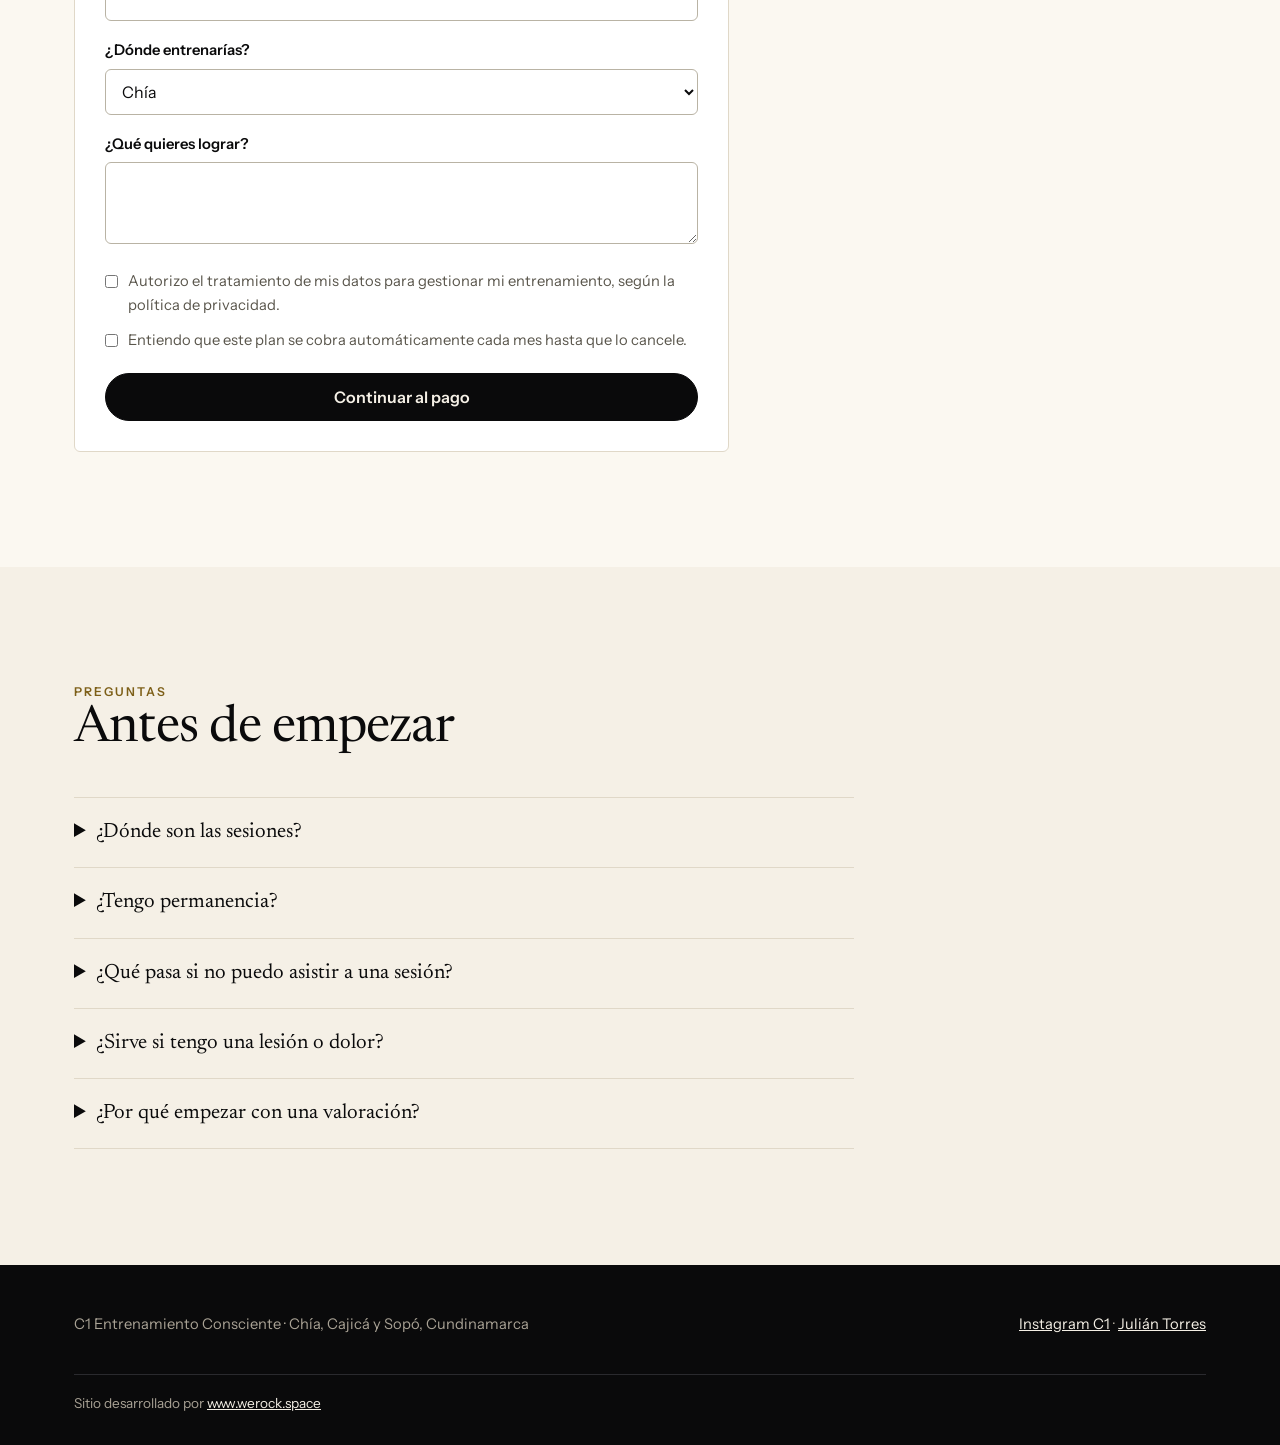
<file: sitio/membresia.html>
<!DOCTYPE html>
<html lang="es-CO">
<head>
<meta charset="utf-8">
<meta name="viewport" content="width=device-width,initial-scale=1">
<title>Membresía C1 · Entrenamiento personalizado mensual en Chía, Cajicá y Sopó</title>
<link rel="icon" href="img/c1-sello-oro-sobre-negro.svg" type="image/svg+xml">
<meta name="description" content="Planes mensuales de entrenamiento personalizado con Julián Torres, presencial en Chía, Cajicá y Sopó o remoto. Sin permanencia.">
<meta name="robots" content="noindex">
<link rel="preconnect" href="https://fonts.googleapis.com">
<link rel="preconnect" href="https://fonts.gstatic.com" crossorigin>
<link href="https://fonts.googleapis.com/css2?family=Instrument+Sans:wght@400;600&family=Newsreader:ital,opsz,wght@0,6..72,300..500;1,6..72,300..500&display=swap" rel="stylesheet">
<link rel="stylesheet" href="css/c1.css">
</head>
<body>
<header class="nav">
  <div class="wrap">
    <a class="logo" href="index.html" aria-label="C1 Entrenamiento Consciente, inicio">
      <img src="img/c1-firma-negro.svg" alt="C1 Entrenamiento Consciente" width="104" height="26">
    </a>
    <button class="menu-btn" aria-expanded="false">Menú</button>
    <nav aria-label="Principal">
      <a href="index.html#para-quien">Para quién</a>
      <a href="index.html#metodo">Método</a>
      <a href="index.html#julian">Julián</a>
      <a href="#planes">Planes</a>
      <a class="btn" href="#inscribirme" data-plan="valoracion">Agendar valoración</a>
    </nav>
  </div>
</header>

<main>
<section class="hero" style="padding-bottom:0">
  <div class="wrap" style="display:block">
    <p class="eyebrow">Membresía C1</p>
    <h1>Tu entrenador, <em>cada mes.</em></h1>
    <p class="lead">Un valor mensual, sin permanencia. Pausas o cancelas cuando quieras, antes de tu siguiente cobro.</p>
  </div>
</section>

<section class="hueso" id="planes" style="padding-top:12px">
  <div class="wrap">
    <div class="planes">
      <article class="plan">
        <span class="etq">Remoto</span><h3>Autonomía</h3>
        <p class="modo">Entrenas por tu cuenta, con Julián revisando.</p>
        <p class="precio">$420.000 <small>/ mes</small></p>
        <ul><li>Plan a tu medida, ajustado cada semana</li><li>Revisión de tus videos</li><li>Una llamada al mes</li></ul>
        <a class="btn linea" href="#inscribirme" data-plan="autonomia">Elegir Autonomía</a>
      </article>
      <article class="plan">
        <span class="etq">Presencial</span><h3>Consciente</h3>
        <p class="modo">Dos sesiones por semana en Chía, Cajicá o Sopó.</p>
        <p class="precio">$1.280.000 <small>/ mes</small></p>
        <ul><li>8 sesiones uno a uno al mes</li><li>Plan para los días sin sesión</li><li>Seguimiento por WhatsApp</li></ul>
        <a class="btn linea" href="#inscribirme" data-plan="consciente">Elegir Consciente</a>
      </article>
      <article class="plan destacado">
        <span class="etq">El más completo</span><h3>Uno</h3>
        <p class="modo">Tres sesiones por semana en Chía, Cajicá o Sopó.</p>
        <p class="precio">$1.780.000 <small>/ mes</small></p>
        <ul><li>12 sesiones uno a uno al mes</li><li>Plan para los días sin sesión</li><li>Seguimiento por WhatsApp</li><li>Revaloración cada mes</li></ul>
        <a class="btn" href="#inscribirme" data-plan="uno">Elegir Uno</a>
      </article>
      <article class="plan">
        <span class="etq">Con fecha de competencia</span><h3>Alto rendimiento</h3>
        <p class="modo">Preparación completa para un objetivo deportivo.</p>
        <p class="precio"><small>Desde</small> $2.400.000 <small>/ mes</small></p>
        <ul><li>12 sesiones uno a uno al mes</li><li>Periodización hacia tu competencia</li><li>Coordinación con tu fisio o médico</li></ul>
        <a class="btn linea" href="#inscribirme" data-plan="rendimiento">Elegir Alto rendimiento</a>
      </article>
    </div>
  </div>
</section>

<section id="inscribirme">
  <div class="wrap">
    <p class="eyebrow">Inscripción</p>
    <h2>Reserva tu cupo</h2>
    <div class="checkout">
      <form class="form" id="inscripcion">
        <div class="campo"><label for="plan">Plan</label>
          <select id="plan" name="plan">
            <option value="valoracion">Valoración de movimiento: $180.000</option>
            <option value="autonomia">Autonomía: $420.000 / mes</option>
            <option value="consciente">Consciente: $1.280.000 / mes</option>
            <option value="uno">Uno: $1.780.000 / mes</option>
            <option value="rendimiento">Alto rendimiento: desde $2.400.000 / mes</option>
          </select></div>
        <div class="campo"><label for="nombre">Nombre completo</label><input id="nombre" name="nombre" autocomplete="name" required></div>
        <div class="campo"><label for="correo">Correo</label><input id="correo" name="correo" type="email" autocomplete="email" required></div>
        <div class="campo"><label for="cel">Celular</label><input id="cel" name="cel" type="tel" autocomplete="tel" required></div>
        <div class="campo"><label for="zona">¿Dónde entrenarías?</label>
          <select id="zona" name="zona"><option>Chía</option><option>Cajicá</option><option>Sopó</option><option>Remoto, desde otra ciudad</option></select></div>
        <div class="campo"><label for="objetivo">¿Qué quieres lograr?</label><textarea id="objetivo" name="objetivo" rows="3"></textarea></div>
        <label class="check"><input type="checkbox" required> <span>Autorizo el tratamiento de mis datos para gestionar mi entrenamiento, según la política de privacidad.</span></label>
        <label class="check solo-recurrente"><input type="checkbox" id="acepto-recurrente"> <span>Entiendo que este plan se cobra automáticamente cada mes hasta que lo cancele.</span></label>
        <button class="btn" id="pagar" type="submit" style="width:100%;margin-top:8px">Continuar al pago</button>
      </form>
      <aside class="resumen" aria-live="polite">
        <h3>Tu elección</h3>
        <div class="fila"><span>Plan</span><span id="r-plan"></span></div>
        <div class="fila"><span>Cobro</span><span id="r-tipo"></span></div>
        <p class="total" id="r-total"></p>
        <p id="r-nota"></p>
        <p>El pago se hace en la página segura de la pasarela. Este sitio no guarda datos de tu tarjeta.</p>
      </aside>
    </div>
  </div>
</section>

<section class="hueso">
  <div class="wrap">
    <p class="eyebrow">Preguntas</p>
    <h2>Antes de empezar</h2>
    <div class="faq">
      <details><summary>¿Dónde son las sesiones?</summary><p>En tu casa, tu conjunto o un espacio al aire libre en Chía, Cajicá o Sopó. Julián lleva el material necesario.</p></details>
      <details><summary>¿Tengo permanencia?</summary><p>No. Cancelas cuando quieras y no se hace el siguiente cobro.</p></details>
      <details><summary>¿Qué pasa si no puedo asistir a una sesión?</summary><p>Avisando con 24 horas la reprogramamos dentro del mismo mes.</p></details>
      <details><summary>¿Sirve si tengo una lesión o dolor?</summary><p>Julián adapta el trabajo a lo que tienes y coordina con tu médico o fisioterapeuta. El entrenamiento no reemplaza un diagnóstico médico.</p></details>
      <details><summary>¿Por qué empezar con una valoración?</summary><p>Porque el plan depende de cómo te mueves. Si continúas, los $180.000 se abonan a tu primer mes.</p></details>
    </div>
  </div>
</section>
</main>

<footer>
  <div class="wrap">
    <div>C1 Entrenamiento Consciente · Chía, Cajicá y Sopó, Cundinamarca</div>
    <div><a href="https://www.instagram.com/c1__entrenamiento_consciente/">Instagram C1</a> · <a href="https://www.instagram.com/chirulo1/">Julián Torres</a></div>
    <div class="credito">Sitio desarrollado por <a href="https://www.werock.space">www.werock.space</a></div>
  </div>
</footer>
<script src="js/c1.js"></script>
</body>
</html>
</file>
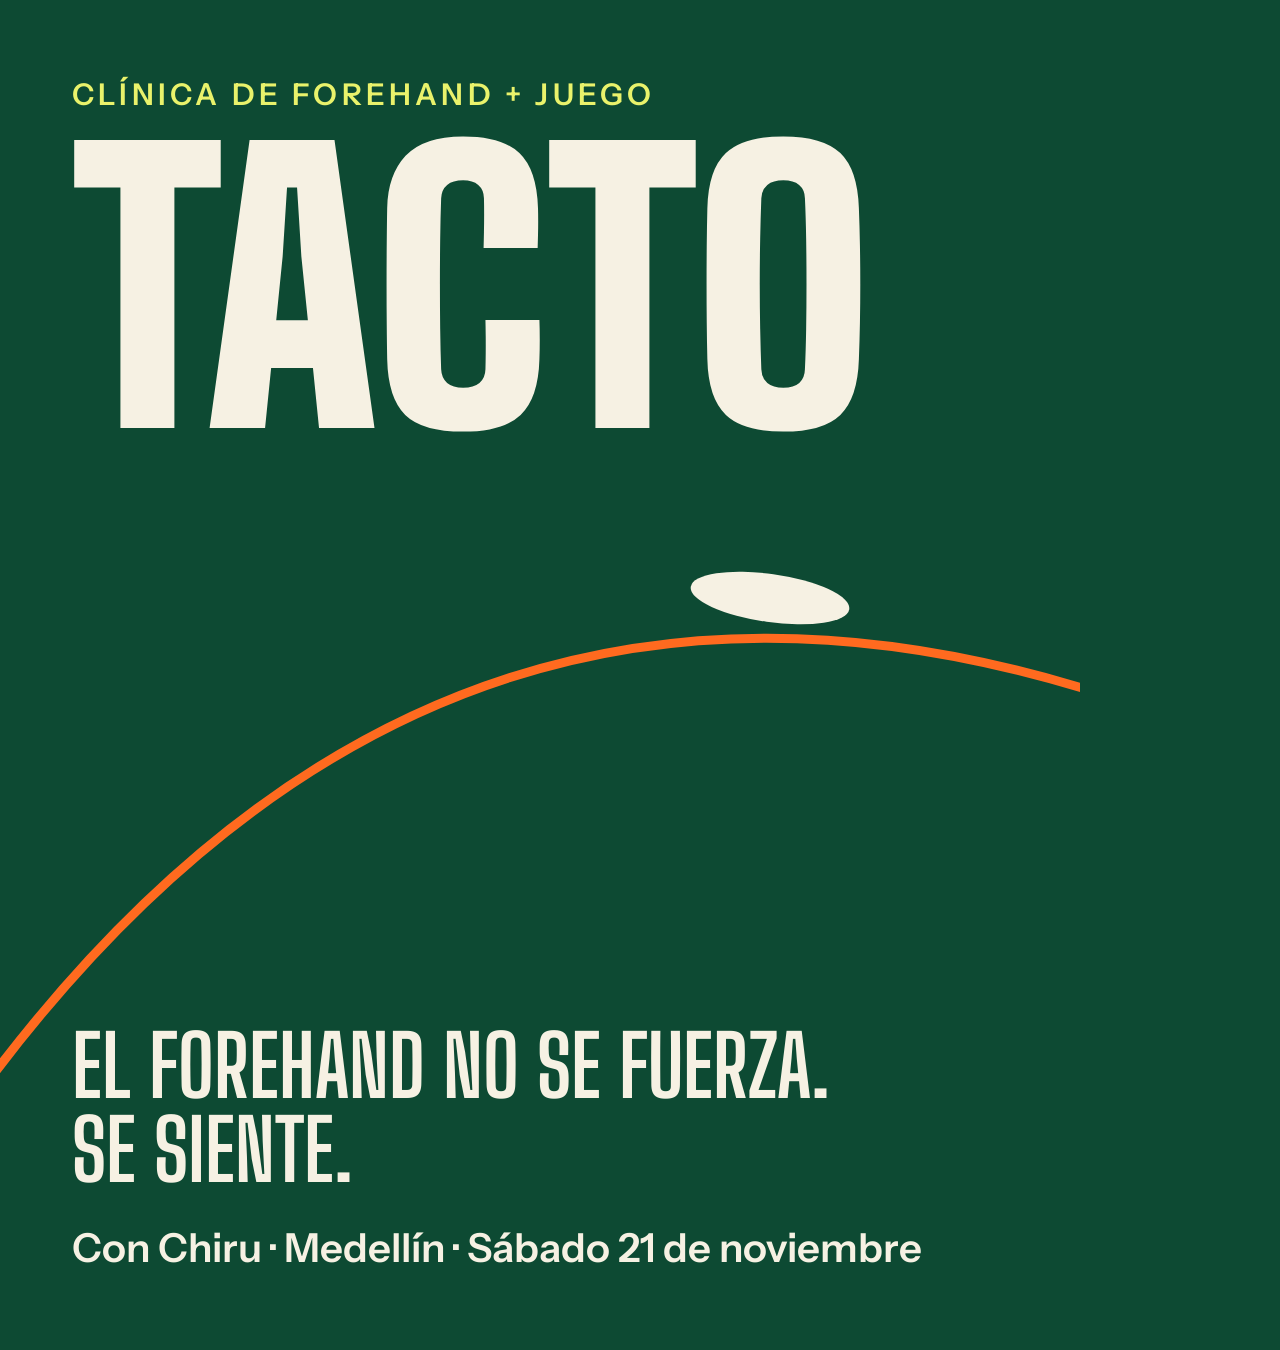
<file: kit/tacto/pieza.html>
<!DOCTYPE html>
<html lang="es-CO">
<head>
<meta charset="utf-8">
<title>TACTO · pieza</title>
<meta name="robots" content="noindex">
<link href="https://fonts.googleapis.com/css2?family=Big+Shoulders+Display:wght@700;900&family=Instrument+Sans:wght@400;600&display=swap" rel="stylesheet">
<style>
:root{--cancha:#0d4a33;--noche:#08291d;--cal:#f6f1e3;--disco:#ff6a1f;--limon:#e9f26b}
*{box-sizing:border-box;margin:0}
html,body{width:1080px;overflow:hidden;background:var(--cancha)}
.p{position:relative;width:1080px;height:1350px;padding:76px 72px;display:none;flex-direction:column;background:var(--cancha);color:var(--cal);font-family:'Instrument Sans',sans-serif;overflow:hidden}
.p.h{height:1920px;padding:270px 72px 360px}
.p.on{display:flex}
.p.noche{background:var(--noche)}
.p.cal{background:var(--cal);color:var(--noche)}
svg.v{position:absolute;inset:0;width:100%;height:100%}
.c{position:relative}
.tag{font-weight:600;font-size:30px;letter-spacing:.14em;text-transform:uppercase;color:var(--limon)}
.cal .tag{color:#b1440c}
.d{font-family:'Big Shoulders Display',Impact,sans-serif;font-weight:900;text-transform:uppercase;line-height:.92}
.xl{font-size:360px;line-height:.86}
.l{font-size:150px}
.m{font-size:84px;font-weight:700;line-height:1}
.t{font-size:40px;line-height:1.3;font-weight:600}
.abajo{margin-top:auto}
.fila{display:flex;justify-content:space-between;align-items:center;gap:30px;padding:26px 0;border-top:3px solid currentColor}
.fila:last-child{border-bottom:3px solid currentColor}
.fila b{font:900 118px/1 'Big Shoulders Display',sans-serif;text-transform:uppercase}
.fila span{font-size:32px;max-width:400px;text-align:right;line-height:1.2}
.precio{font:900 250px/1 'Big Shoulders Display',sans-serif;color:var(--limon)}
.boton{display:inline-block;background:var(--disco);color:#1a0d04;font-weight:600;font-size:44px;padding:26px 44px;border-radius:10px}
</style>
</head>
<body>

<!-- 1 · Portada del carrusel -->
<div class="p" id="p1">
  <svg class="v" viewBox="0 0 1080 1350"><path d="M-40 1120C300 640 700 560 1120 700" fill="none" stroke="#ff6a1f" stroke-width="9"/><ellipse cx="770" cy="598" rx="80" ry="24" fill="#f6f1e3" transform="rotate(8 770 598)"/></svg>
  <p class="c tag">Clínica de forehand + juego</p>
  <h1 class="c d xl" style="margin-top:22px">Tacto</h1>
  <div class="c abajo">
    <p class="d m">El forehand no se fuerza.<br>Se siente.</p>
    <p class="t" style="margin-top:30px">Con Chiru · Medellín · Sábado 21 de noviembre</p>
  </div>
</div>

<!-- 2 · Qué se trabaja -->
<div class="p cal" id="p2">
  <p class="tag">Lo que vas a trabajar</p>
  <h2 class="d l" style="margin-top:24px">Cuatro<br>sensaciones</h2>
  <div class="abajo">
    <div class="fila"><b>Agarre</b><span>Dónde vive la presión de los dedos</span></div>
    <div class="fila"><b>Muñeca</b><span>Más giro con menos brazo</span></div>
    <div class="fila"><b>Ángulo</b><span>La curva a voluntad</span></div>
    <div class="fila"><b>Presión</b><span>Lanzar bien con marca encima</span></div>
  </div>
</div>

<!-- 3 · Oferta -->
<div class="p noche" id="p3">
  <p class="tag">Sábado 21 de noviembre · Medellín</p>
  <p class="precio" style="margin-top:60px">$10.000</p>
  <p class="t" style="margin-top:20px">Clínica con Chiru y juego abierto</p>
  <div class="abajo">
    <p class="d l">Todos los niveles</p>
    <p class="t" style="margin-top:22px">Aprende, y después se arma el juego.</p>
    <p class="t" style="margin-top:34px;color:var(--limon)">Reserva en el link del perfil</p>
  </div>
</div>

<!-- 4 · Historia de anuncio -->
<div class="p h" id="p4">
  <svg class="v" viewBox="0 0 1080 1920"><path d="M-40 1400C320 960 720 860 1120 980" fill="none" stroke="#ff6a1f" stroke-width="9"/><ellipse cx="790" cy="893" rx="80" ry="24" fill="#f6f1e3" transform="rotate(8 790 893)"/></svg>
  <p class="c tag">Medellín · 21 de noviembre</p>
  <h1 class="c d xl" style="margin-top:22px">Tacto</h1>
  <div class="c abajo">
    <p class="d m">Un día de forehand<br>y juego con Chiru</p>
    <p class="t" style="margin-top:26px">$10.000. Todos los niveles.</p>
  </div>
</div>

<!-- 5 · Historia para invitar -->
<div class="p h noche" id="p5">
  <p class="tag">Para compartir</p>
  <h2 class="d l" style="margin-top:30px;line-height:1.08">¿Con quién vas a TACTO?</h2>
  <p class="t" style="margin-top:34px">Etiqueta a tu compañero de lanzamiento.</p>
  <div class="abajo">
    <p class="d m" style="color:var(--limon)">Sábado 21 de noviembre</p>
    <p class="t" style="margin-top:20px">Medellín · Clínica + juego</p>
  </div>
</div>

<script>
const n=new URLSearchParams(location.search).get('p')||'1';
document.getElementById('p'+n).classList.add('on');
</script>
</body>
</html>
</file>
<file: kit/kit.css>
/* Plan maestro y kit de trabajo Chiru */
:root{--pino:#14231d;--hueso:#f2eee5;--papel:#faf8f3;--linea:#d9d3c5;--arcilla:#c4532c;--texto:#1a2620;--suave:#55635b;--verde:#2c7a55;--ambar:#a86a00;--nav:60px}
*{box-sizing:border-box;margin:0}
html{scroll-behavior:smooth;scroll-padding-top:calc(var(--nav) + 16px)}
body{font:400 17px/1.6 'Instrument Sans',system-ui,sans-serif;color:var(--texto);background:var(--papel);-webkit-font-smoothing:antialiased}
h1,h2,h3{font-family:'Newsreader',Georgia,serif;font-weight:400;line-height:1.1;letter-spacing:-.012em}
h1{font-size:clamp(2.5rem,6vw,4.2rem)}
h2{font-size:clamp(1.9rem,3.6vw,2.7rem);margin-bottom:12px}
h3{font-size:1.4rem;margin:28px 0 8px}
em{color:var(--arcilla)}
.wrap{max-width:980px;margin:0 auto;padding:0 22px}
.nav{position:fixed;inset:0 0 auto 0;height:var(--nav);background:rgba(250,248,243,.96);border-bottom:1px solid var(--linea);z-index:20;overflow-x:auto}
.nav .wrap{height:100%;display:flex;align-items:center;gap:22px;white-space:nowrap;font-size:.93rem}
.nav a{text-decoration:none}.nav a:hover{color:var(--arcilla)}
.nav b{font:500 1.15rem 'Newsreader',serif}
.portada{padding:calc(var(--nav) + 56px) 0 48px;background:var(--pino);color:var(--hueso)}
.portada p{color:#c9d2ca;font-size:1.15rem;margin-top:14px;max-width:62ch}
.portada em{color:#e8875f}
.eyebrow{font-size:.76rem;font-weight:600;letter-spacing:.15em;text-transform:uppercase;color:#8ba193;margin-bottom:10px}
section{padding:56px 0;border-bottom:1px solid var(--linea)}
p+p{margin-top:10px}
ul,ol{padding-left:20px}li{margin-bottom:6px}
.suave{color:var(--suave)}
.scroll{overflow-x:auto}
table{width:100%;border-collapse:collapse;margin:14px 0;font-size:.96rem}
th,td{text-align:left;padding:10px 12px 10px 0;border-bottom:1px solid var(--linea);vertical-align:top}
th{font-weight:600}

/* Avance */
.avance{margin-top:26px;max-width:520px}
.barra{height:8px;background:#3b5247;border-radius:4px;overflow:hidden;margin-top:8px}
.barra i{display:block;height:100%;background:#e8875f}

/* Accesos */
.accesos{display:grid;grid-template-columns:repeat(3,minmax(0,1fr));gap:14px;margin-top:20px}
.accesos a{display:block;background:var(--hueso);border:1px solid var(--linea);border-radius:6px;padding:18px;text-decoration:none}
.accesos a:hover{border-color:var(--arcilla)}
.accesos b{display:block;font:400 1.25rem 'Newsreader',serif}
.accesos span{font-size:.9rem;color:var(--suave)}

/* Estados */
.estado{display:inline-block;font-size:.8rem;font-weight:600;padding:2px 9px;border-radius:999px;white-space:nowrap;border:1px solid}
.hecho{color:var(--verde)}.curso{color:var(--ambar)}.espera{color:var(--arcilla)}.luego{color:var(--suave)}
.fila-frente td{font:400 1.2rem 'Newsreader',serif;padding-top:22px}

/* Pedidos */
.pedidos{list-style:none;padding:0;margin-top:18px}
.pedidos li{display:grid;grid-template-columns:96px 1fr;gap:16px;padding:14px 0;border-top:1px solid var(--linea);margin:0}
.pedidos time{font-weight:600;color:var(--arcilla)}
.pedidos small{display:block;color:var(--suave);font-size:.9rem}

/* Mensajes */
.msg{background:#fff;border:1px solid var(--linea);border-radius:6px;padding:20px;margin-top:14px}
.msg pre{font:400 1rem/1.55 'Instrument Sans',sans-serif;white-space:pre-wrap;word-break:break-word}
.copiar{margin-top:14px;min-height:42px;padding:8px 18px;border-radius:999px;border:1.5px solid var(--pino);background:none;color:var(--pino);font:600 .92rem 'Instrument Sans',sans-serif;cursor:pointer}
.copiar:hover{background:var(--pino);color:var(--hueso)}
.nota{background:#fbeee7;border-left:3px solid var(--arcilla);padding:13px 17px;margin:16px 0;font-size:.97rem}
:focus-visible{outline:2px solid var(--arcilla);outline-offset:3px}

/* Guiones */
.guion{background:#fff;border:1px solid var(--linea);border-radius:6px;padding:22px;margin-top:20px}
.guion h3{margin-top:0}
.guion th{width:auto}
footer{padding:32px 0;font-size:.88rem;color:var(--suave)}
@media (max-width:720px){
  .accesos{grid-template-columns:1fr}
  .pedidos li{grid-template-columns:1fr;gap:2px}
}
@media (prefers-reduced-motion:reduce){html{scroll-behavior:auto}}
</file>
<file: sitio/css/c1.css>
/* C1 · Entrenamiento consciente — sistema visual
   Negro + oro + hueso, según el manual de marca. Sereno, editorial, nada de gimnasio. */
:root{
  --pino:#0A0A0B; --pino-2:#161618; --musgo:#7D5F18;
  --hueso:#F5F0E6; --papel:#FBF8F1; --linea:#E0D8C8;
  --arcilla:#7D5F18; --arcilla-2:#0A0A0B;
  --texto:#0A0A0B; --suave:#5A564C;
  --serif:'Newsreader',Georgia,serif; --sans:'Instrument Sans',system-ui,sans-serif;
  --max:1180px; --nav:72px;
}
*{box-sizing:border-box;margin:0}
html{scroll-behavior:smooth;scroll-padding-top:calc(var(--nav) + 16px)}
body{font:400 17px/1.6 var(--sans);color:var(--texto);background:var(--papel);-webkit-font-smoothing:antialiased}
img,svg{display:block;max-width:100%}
a{color:inherit}
h1,h2,h3{font-family:var(--serif);font-weight:400;line-height:1.08;letter-spacing:-.015em}
h1{font-size:clamp(2.7rem,5.6vw,4.7rem)}
h2{font-size:clamp(2rem,4vw,3.2rem)}
h3{font-size:1.5rem}
em{font-style:italic;color:var(--arcilla)}
.wrap{max-width:var(--max);margin:0 auto;padding:0 24px}
.eyebrow{font-size:.76rem;font-weight:600;letter-spacing:.16em;text-transform:uppercase;color:var(--musgo)}
.lead{font-size:1.2rem;color:var(--suave);max-width:58ch}
section{padding:clamp(72px,9vw,120px) 0}
.oscuro{background:var(--pino);color:var(--hueso)}
.oscuro .lead,.oscuro p{color:#A9A295}
.oscuro .eyebrow{color:#C9A046}
.oscuro em{color:#C9A046}
.hueso{background:var(--hueso)}

/* Navegación: siempre visible */
.nav{position:fixed;inset:0 0 auto 0;height:var(--nav);z-index:50;background:rgba(250,248,243,.94);backdrop-filter:blur(10px);border-bottom:1px solid var(--linea)}
.nav .wrap{height:100%;display:flex;align-items:center;justify-content:space-between;gap:24px}
.logo{display:flex;align-items:center;gap:10px;text-decoration:none;font-family:var(--serif);font-size:1.3rem}
.logo img{height:26px;width:auto}
.nav nav{display:flex;align-items:center;gap:28px}
.nav nav a{text-decoration:none;font-size:.95rem}
.nav nav a:not(.btn):hover{color:var(--arcilla)}
.menu-btn{display:none;background:none;border:1px solid var(--linea);border-radius:8px;padding:8px 12px;font:600 .9rem var(--sans);color:var(--texto);cursor:pointer}

.btn{display:inline-flex;align-items:center;justify-content:center;gap:8px;min-height:48px;padding:12px 24px;border-radius:999px;border:1.5px solid var(--arcilla);background:var(--arcilla);color:#fff;font:600 1rem var(--sans);text-decoration:none;cursor:pointer;transition:background .2s,border-color .2s,color .2s}
.btn:hover{background:var(--arcilla-2);border-color:var(--arcilla-2)}
.btn.linea{background:transparent;color:inherit;border-color:currentColor}
.btn.linea:hover{background:var(--pino);border-color:var(--pino);color:var(--hueso)}
.oscuro .btn.linea:hover{background:var(--hueso);border-color:var(--hueso);color:var(--pino)}
.nav .btn{min-height:40px;padding:8px 18px;font-size:.92rem;color:#fff}
:focus-visible{outline:2px solid var(--arcilla);outline-offset:3px}

/* Hero */
.hero{padding:calc(var(--nav) + 56px) 0 72px;background:var(--hueso)}
.hero .wrap{display:grid;grid-template-columns:1.05fr .95fr;gap:56px;align-items:center}
.hero h1{margin:18px 0 20px}
.hero .acciones{display:flex;flex-wrap:wrap;gap:12px;margin-top:30px}
.hero .nota{margin-top:18px;font-size:.92rem;color:var(--suave)}
.marco{position:relative;aspect-ratio:4/5;background:var(--pino);border-radius:6px;overflow:hidden;display:flex;align-items:flex-end;padding:22px;color:var(--hueso)}
.marco svg.vuelo{position:absolute;inset:0;width:100%;height:100%}
.marco .pie{position:relative;font-size:.85rem;color:#A9A295;border-left:2px solid var(--arcilla);padding-left:10px}
.marco.ancho{aspect-ratio:16/10}

/* Franja de disciplinas */
.franja{background:var(--pino);color:var(--hueso);padding:26px 0}
.franja ul{list-style:none;padding:0;display:flex;flex-wrap:wrap;justify-content:space-between;gap:10px 28px;font-family:var(--serif);font-size:1.25rem}

/* Para quién */
.grid3{display:grid;grid-template-columns:repeat(3,1fr);gap:24px;margin-top:48px}
.tarjeta{background:var(--papel);border:1px solid var(--linea);border-radius:6px;padding:28px}
.hueso .tarjeta{background:#fbf9f4}
.tarjeta h3{margin-bottom:10px}
.tarjeta p{color:var(--suave);font-size:1rem}

/* Método */
.pasos{list-style:none;padding:0;margin-top:48px;display:grid;grid-template-columns:repeat(4,1fr);gap:0;border-top:1px solid #2A2A2E}
.pasos li{padding:24px 24px 0 0}
.pasos b{display:block;font:400 2.4rem var(--serif);color:#C9A046;margin-bottom:8px}
.pasos h3{color:var(--hueso);margin-bottom:8px}
.pasos p{font-size:.98rem}

/* Sobre Julián */
.dos{display:grid;grid-template-columns:.9fr 1.1fr;gap:64px;align-items:center}
.dos ul{margin-top:20px;padding-left:18px;color:var(--suave)}
.dos li{margin-bottom:6px}

/* Planes */
.planes{display:grid;grid-template-columns:repeat(4,minmax(0,1fr));gap:18px;margin-top:48px}
.plan{display:flex;flex-direction:column;background:#fff;border:1px solid var(--linea);border-radius:6px;padding:26px 22px}
.plan.destacado{border:2px solid var(--arcilla)}
.plan .etq{font-size:.74rem;font-weight:600;letter-spacing:.12em;text-transform:uppercase;color:var(--arcilla);min-height:1.3em}
.plan h3{margin:6px 0 2px}
.plan .modo{font-size:.92rem;color:var(--suave);min-height:2.9em}
.plan .precio{font:400 2rem var(--serif);margin:14px 0 2px}
.plan .precio small{font:400 .85rem var(--sans);color:var(--suave)}
.plan ul{list-style:none;padding:0;margin:16px 0 22px;flex:1;font-size:.95rem}
.plan li{padding:7px 0;border-top:1px solid #ece7db}
.plan .btn{width:100%}

/* FAQ */
.faq{max-width:780px;margin-top:40px}
.faq details{border-top:1px solid var(--linea);padding:18px 0}
.faq details:last-child{border-bottom:1px solid var(--linea)}
.faq summary{cursor:pointer;font-family:var(--serif);font-size:1.3rem}
.faq p{margin-top:10px;color:var(--suave)}

/* Checkout */
.checkout{display:grid;grid-template-columns:1.2fr .8fr;gap:40px;margin-top:40px;align-items:start}
.form{background:#fff;border:1px solid var(--linea);border-radius:6px;padding:30px}
.campo{margin-bottom:18px}
.campo label{display:block;font-weight:600;font-size:.92rem;margin-bottom:6px}
.campo input,.campo select,.campo textarea{width:100%;min-height:46px;padding:10px 12px;border:1px solid #b9b3a4;border-radius:6px;font:400 1rem var(--sans);background:#fff;color:var(--texto)}
.check{display:flex;gap:10px;align-items:flex-start;font-size:.92rem;color:var(--suave);margin-bottom:12px}
.check input{margin-top:5px}
.resumen{position:sticky;top:calc(var(--nav) + 20px);background:var(--pino);color:var(--hueso);border-radius:6px;padding:28px}
.resumen h3{margin-bottom:12px}
.resumen .fila{display:flex;justify-content:space-between;gap:16px;padding:9px 0;border-top:1px solid #2A2A2E;font-size:.96rem}
.resumen .total{font:400 1.7rem var(--serif);margin-top:12px}
.resumen p{font-size:.88rem;color:#A9A295;margin-top:12px}

/* Cierre + pie */
.cta{text-align:center}
.cta .lead{margin:16px auto 28px}
footer{background:#0A0A0B;color:#A9A295;padding:48px 0 30px;font-size:.92rem}
footer .wrap{display:flex;flex-wrap:wrap;justify-content:space-between;gap:20px}
footer a{color:#F5F0E6}
.credito{width:100%;margin-top:18px;padding-top:18px;border-top:1px solid #2A2A2E;font-size:.85rem}

.toast{position:fixed;left:50%;bottom:24px;transform:translate(-50%,20px);opacity:0;pointer-events:none;z-index:80;background:var(--pino);color:var(--hueso);padding:14px 20px;border-radius:8px;max-width:min(92vw,520px);font-size:.95rem;box-shadow:0 10px 30px rgba(0,0,0,.25);transition:.25s}
.toast.on{opacity:1;transform:translate(-50%,0)}

@media (max-width:1240px){
  .planes{grid-template-columns:repeat(2,minmax(0,1fr))}
  .pasos{grid-template-columns:repeat(2,1fr)}
}
@media (max-width:820px){
  .menu-btn{display:block}
  .nav nav{display:none;position:absolute;top:var(--nav);left:0;right:0;flex-direction:column;align-items:stretch;gap:0;background:var(--papel);border-bottom:1px solid var(--linea);padding:10px 24px 20px}
  .nav nav.abierto{display:flex}
  .nav nav a{padding:12px 0}
  .hero .wrap,.dos,.checkout{grid-template-columns:1fr;gap:36px}
  .grid3{grid-template-columns:1fr}
  .marco{aspect-ratio:5/4}
  .resumen{position:static}
}
@media (max-width:520px){
  .planes,.pasos{grid-template-columns:1fr}
  .btn{width:100%}
  .nav .btn{width:auto}
}
@media (prefers-reduced-motion:reduce){html{scroll-behavior:auto}*{transition:none!important}}

/* Botón principal: negro con oro al pasar, oro sobre fondos oscuros */
.btn{background:var(--pino);border-color:var(--pino);color:var(--hueso)}
.btn:hover{background:#C9A046;border-color:#C9A046;color:var(--pino)}
.nav .btn{color:var(--hueso)}.nav .btn:hover{color:var(--pino)}
.oscuro .btn:not(.linea){background:#C9A046;border-color:#C9A046;color:var(--pino)}
.marco .sello{position:absolute;z-index:2;background:#0A0A0B;border-radius:50%;top:50%;left:50%;width:58%;transform:translate(-50%,-50%)}
</file>
